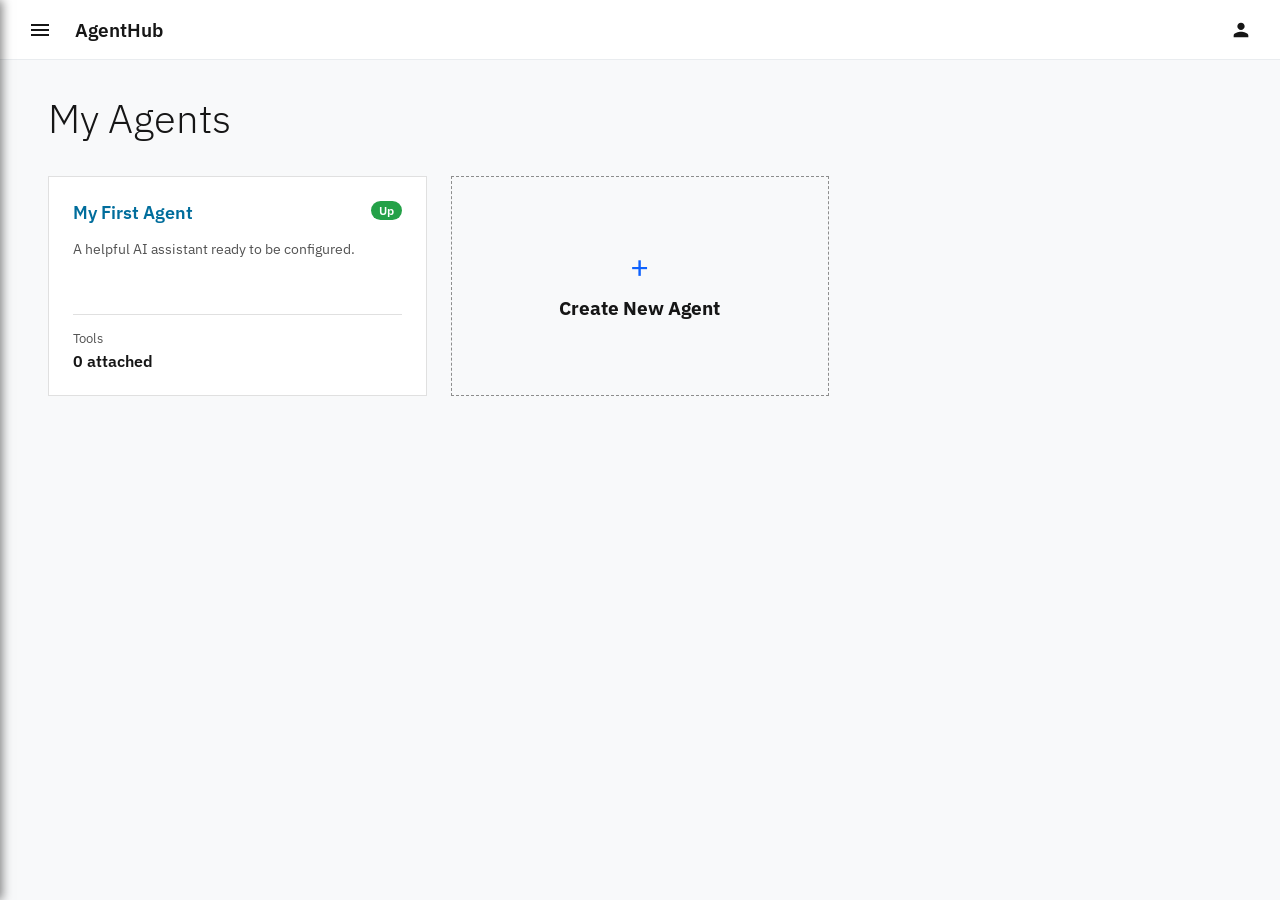
<file: frontend/index.html>
<!DOCTYPE html>
<html lang="en">

<head>
    <meta charset="UTF-8">
    <meta name="viewport" content="width=device-width, initial-scale=1.0">
    <title>Agent Dashboard</title>
    <link rel="stylesheet" href="css/style.css">
    <link href="https://fonts.googleapis.com/css2?family=IBM+Plex+Sans:wght@300;400;500;600&display=swap"
        rel="stylesheet">
    <style>
        body {
            background-color: #f4f4f4;
            margin: 0;
            /* Remove default margin */
            padding: 0;
            /* Remove body padding to let sidebar touch edges */
        }

        .dashboard-container {
            padding: 2rem 3rem;
            /* Add generous padding to the content */
            height: 100%;
            overflow-y: auto;
        }

        .dashboard-header {
            margin: 0 0 2rem 0;
            display: flex;
            justify-content: space-between;
            align-items: center;
        }

        .dashboard-header h1 {
            font-weight: 300;
            font-size: 2.5rem;
            color: #161616;
        }

        .agent-grid {
            display: grid;
            grid-template-columns: repeat(auto-fill, minmax(300px, 1fr));
            gap: 1.5rem;
            margin: 0;
        }

        .agent-card {
            background: white;
            border: 1px solid #e0e0e0;
            padding: 1.5rem;
            cursor: pointer;
            transition: all 0.2s;
            display: flex;
            flex-direction: column;
            height: 220px;
            position: relative;
        }

        .agent-card:hover {
            transform: translateY(-4px);
            box-shadow: 0 4px 12px rgba(0, 0, 0, 0.1);
            border-color: #0f62fe;
        }

        .agent-card h3 {
            font-size: 1.2rem;
            margin-bottom: 0.5rem;
            color: #161616;
        }

        .agent-card p {
            color: #525252;
            font-size: 0.9rem;
            line-height: 1.4;
            flex: 1;
        }

        .agent-card .arrow {
            align-self: flex-end;
            color: #0f62fe;
            font-weight: 600;
        }

        .create-card {
            border: 1px dashed #8d8d8d;
            background: transparent;
            align-items: center;
            justify-content: center;
        }

        .create-card:hover {
            background: #e5e5e5;
            border-color: #161616;
        }

        .create-icon {
            font-size: 2rem;
            margin-bottom: 0.5rem;
            color: #0f62fe;
        }
    </style>
</head>

<body>
    <div class="app-container">
        <!-- Global Sidebar -->
        <nav class="main-nav" id="main-nav">
            <div class="nav-header">
                AgentHub
            </div>
            <div class="nav-links">
                <a href="index.html" class="nav-item active">
                    Agents
                </a>
                <a href="chat.html" class="nav-item">
                    Chat
                </a>
                <a href="connections.html" class="nav-item">
                    Connections
                </a>
                <a href="tools.html" class="nav-item">
                    Tools
                </a>
                <a href="analytics.html" class="nav-item">
                    Analytics
                </a>
                <a href="integrations.html" class="nav-item">
                    Integrations
                </a>
            </div>
        </nav>

        <!-- Overlay -->
        <div class="sidebar-overlay" id="sidebar-overlay" onclick="toggleSidebar()"></div>

        <!-- Top Navbar -->
        <div class="top-navbar">
            <button class="hamburger-btn" onclick="toggleSidebar()">
                <svg viewBox="0 0 24 24" width="24" height="24" fill="currentColor">
                    <path d="M3 18h18v-2H3v2zm0-5h18v-2H3v2zm0-7v2h18V6H3z"></path>
                </svg>
            </button>
            <div class="navbar-title">AgentHub</div>
            <div class="navbar-right">
                <!-- Profile Dropdown -->
                <div class="profile-dropdown" id="profile-dropdown">
                    <button class="profile-btn" onclick="toggleProfileMenu()" title="Profile" type="button">
                        <svg viewBox="0 0 24 24" width="22" height="22" fill="currentColor">
                            <path
                                d="M12 12c2.21 0 4-1.79 4-4s-1.79-4-4-4-4 1.79-4 4 1.79 4 4 4zm0 2c-2.67 0-8 1.34-8 4v2h16v-2c0-2.66-5.33-4-8-4z">
                            </path>
                        </svg>
                    </button>
                    <div class="profile-menu" id="profile-menu">
                        <div class="profile-menu-header">
                            <div class="profile-avatar">
                                <svg viewBox="0 0 24 24" width="32" height="32" fill="currentColor">
                                    <path
                                        d="M12 12c2.21 0 4-1.79 4-4s-1.79-4-4-4-4 1.79-4 4 1.79 4 4 4zm0 2c-2.67 0-8 1.34-8 4v2h16v-2c0-2.66-5.33-4-8-4z">
                                    </path>
                                </svg>
                            </div>
                            <div class="profile-info">
                                <span class="profile-name" id="profile-name">Guest User</span>
                                <span class="profile-email" id="profile-email">Not logged in</span>
                            </div>
                        </div>
                        <div class="profile-menu-divider"></div>
                        <a href="#" class="profile-menu-item" onclick="openSettingsPage()">
                            <svg viewBox="0 0 24 24" width="18" height="18" fill="currentColor">
                                <path
                                    d="M19.14 12.94c.04-.3.06-.61.06-.94 0-.32-.02-.64-.07-.94l2.03-1.58c.18-.14.23-.41.12-.61l-1.92-3.32c-.12-.22-.37-.29-.59-.22l-2.39.96c-.5-.38-1.03-.7-1.62-.94l-.36-2.54c-.04-.24-.24-.41-.48-.41h-3.84c-.24 0-.43.17-.47.41l-.36 2.54c-.59.24-1.13.57-1.62.94l-2.39-.96c-.22-.08-.47 0-.59.22L2.74 8.87c-.12.21-.08.47.12.61l2.03 1.58c-.05.3-.09.63-.09.94s.02.64.07.94l-2.03 1.58c-.18.14-.23.41-.12.61l1.92 3.32c.12.22.37.29.59.22l2.39-.96c.5.38 1.03.7 1.62.94l.36 2.54c.05.24.24.41.48.41h3.84c.24 0 .44-.17.47-.41l.36-2.54c.59-.24 1.13-.56 1.62-.94l2.39.96c.22.08.47 0 .59-.22l1.92-3.32c.12-.22.07-.47-.12-.61l-2.01-1.58zM12 15.6c-1.98 0-3.6-1.62-3.6-3.6s1.62-3.6 3.6-3.6 3.6 1.62 3.6 3.6-1.62 3.6-3.6 3.6z" />
                            </svg>
                            Settings
                        </a>
                        <a href="#" class="profile-menu-item" onclick="openRegionSelector()">
                            <svg viewBox="0 0 24 24" width="18" height="18" fill="currentColor">
                                <path
                                    d="M12 2C8.13 2 5 5.13 5 9c0 5.25 7 13 7 13s7-7.75 7-13c0-3.87-3.13-7-7-7zm0 9.5c-1.38 0-2.5-1.12-2.5-2.5s1.12-2.5 2.5-2.5 2.5 1.12 2.5 2.5-1.12 2.5-2.5 2.5z" />
                            </svg>
                            Region
                            <span class="menu-badge" id="current-region">US-East</span>
                        </a>
                        <a href="#" class="profile-menu-item" onclick="openApiKeys()">
                            <svg viewBox="0 0 24 24" width="18" height="18" fill="currentColor">
                                <path
                                    d="M12.65 10C11.83 7.67 9.61 6 7 6c-3.31 0-6 2.69-6 6s2.69 6 6 6c2.61 0 4.83-1.67 5.65-4H17v4h4v-4h2v-4H12.65zM7 14c-1.1 0-2-.9-2-2s.9-2 2-2 2 .9 2 2-.9 2-2 2z" />
                            </svg>
                            API Keys
                        </a>

                        <div class="profile-menu-divider"></div>
                        <a href="#" class="profile-menu-item logout" onclick="handleLogout()">
                            <svg viewBox="0 0 24 24" width="18" height="18" fill="currentColor">
                                <path
                                    d="M17 7l-1.41 1.41L18.17 11H8v2h10.17l-2.58 2.58L17 17l5-5zM4 5h8V3H4c-1.1 0-2 .9-2 2v14c0 1.1.9 2 2 2h8v-2H4V5z" />
                            </svg>
                            Logout
                        </a>
                    </div>
                </div>
            </div>
        </div>

        <!-- Main Content -->
        <main class="main-content">
            <div class="dashboard-container">
                <div class="dashboard-header">
                    <h1>My Agents</h1>
                </div>

                <div class="agent-grid" id="agent-grid">
                    <!-- Agents injected here -->
                    <div class="agent-card create-card" onclick="createNewAgent()">
                        <div class="create-icon">+</div>
                        <h3>Create New Agent</h3>
                    </div>
                </div>
            </div>
        </main>
    </div>

    <script src="js/modals.js"></script>
    <script src="js/script.js?v=7"></script>
    <script>
        const API_BASE_URL = 'http://localhost:8000'; // Renamed to avoid conflict if script.js defines API_BASE
        // script.js defines API_BASE, so we can use it.

        // Override loadAgents from script.js if needed, or just use a custom one for the grid
        async function loadAgentsGrid() {
            try {
                const response = await fetch(`${API_BASE}/agents`);
                if (!response.ok) throw new Error('Failed to load agents');

                const data = await response.json();
                let agents = {};
                data.agents.forEach(agent => {
                    agents[agent.id] = agent;
                });
                renderGrid(agents);
            } catch (error) {
                console.error('Error loading agents:', error);
                // Fallback to localStorage
                let agents = JSON.parse(localStorage.getItem('mcp_agents')) || {
                    "agent_default": {
                        id: "agent_default",
                        name: "My First Agent",
                        description: "A helpful AI assistant ready to be configured.",
                        system_prompt: "You are a helpful AI assistant."
                    }
                };
                renderGrid(agents);
            }
        }

        function renderGrid(agents) {
            const grid = document.getElementById('agent-grid');
            // Keep the create button
            const createBtn = document.createElement('div');
            createBtn.className = 'agent-card create-card';
            createBtn.onclick = createNewAgent;
            createBtn.innerHTML = '<div class="create-icon">+</div><h3>Create New Agent</h3>';

            grid.innerHTML = '';

            Object.values(agents).forEach(agent => {
                const card = document.createElement('div');
                card.className = 'agent-card';
                card.onclick = () => window.location.href = `orchestrator.html?agent=${agent.id}`;
                card.innerHTML = `
                    <div style="display: flex; justify-content: space-between; align-items: flex-start; margin-bottom: 15px;">
                        <h3 style="margin: 0; font-size: 1.1rem; color: #006D9C; font-weight: 600;">${agent.name}</h3>
                        <span style="background: #24a148; color: white; padding: 2px 8px; border-radius: 12px; font-size: 0.75rem; font-weight: 600;">Up</span>
                    </div>
                    <p style="color: #525252; font-size: 0.9rem; margin-bottom: 20px; flex: 1;">${agent.description || "No description provided."}</p>
                    <div style="margin-top: auto; border-top: 1px solid #e0e0e0; padding-top: 15px;">
                        <div style="font-size: 0.8rem; color: #525252; margin-bottom: 4px;">Tools</div>
                        <div style="font-size: 1rem; font-weight: 600; color: #161616;">${agent.tools ? agent.tools.length : 0} attached</div>
                    </div>
                `;
                grid.appendChild(card);
            });
            grid.appendChild(createBtn);
        }

        function createNewAgent() {
            window.location.href = `orchestrator.html?mode=create`;
        }

        // Initialize
        document.addEventListener('DOMContentLoaded', () => {
            loadAgentsGrid();
        });
    </script>
</body>

</html>
</file>
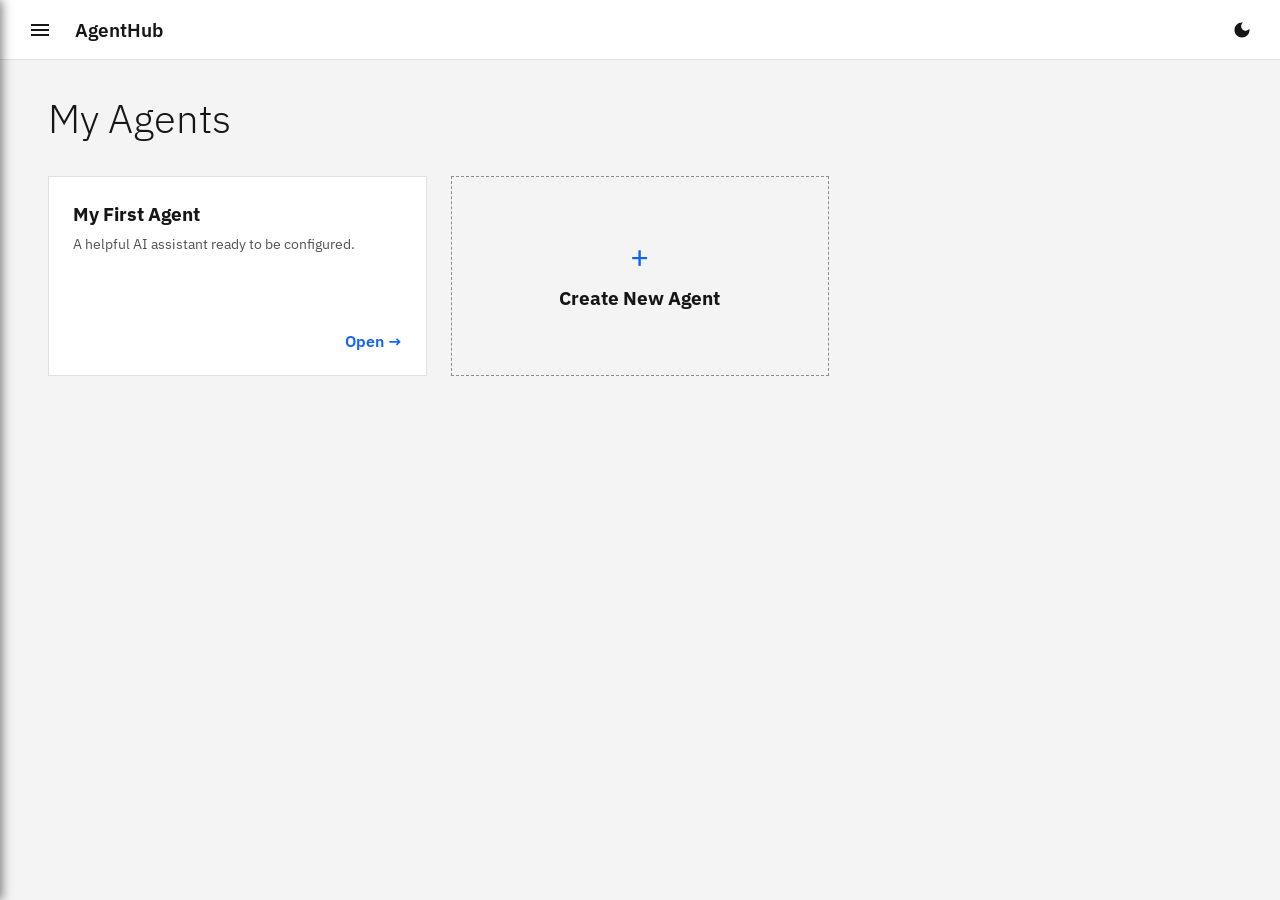
<file: Web/index.html>
<!DOCTYPE html>
<html lang="en">

<head>
    <meta charset="UTF-8">
    <meta name="viewport" content="width=device-width, initial-scale=1.0">
    <title>Agent Dashboard</title>
    <link rel="stylesheet" href="style.css">
    <link href="https://fonts.googleapis.com/css2?family=IBM+Plex+Sans:wght@300;400;500;600&display=swap"
        rel="stylesheet">
    <style>
        body {
            background-color: #f4f4f4;
            margin: 0;
            /* Remove default margin */
            padding: 0;
            /* Remove body padding to let sidebar touch edges */
        }

        .dashboard-container {
            padding: 2rem 3rem;
            /* Add generous padding to the content */
            height: 100%;
            overflow-y: auto;
        }

        .dashboard-header {
            margin: 0 0 2rem 0;
            display: flex;
            justify-content: space-between;
            align-items: center;
        }

        .dashboard-header h1 {
            font-weight: 300;
            font-size: 2.5rem;
            color: #161616;
        }

        .agent-grid {
            display: grid;
            grid-template-columns: repeat(auto-fill, minmax(300px, 1fr));
            gap: 1.5rem;
            margin: 0;
        }

        .agent-card {
            background: white;
            border: 1px solid #e0e0e0;
            padding: 1.5rem;
            cursor: pointer;
            transition: all 0.2s;
            display: flex;
            flex-direction: column;
            height: 200px;
            position: relative;
        }

        .agent-card:hover {
            transform: translateY(-4px);
            box-shadow: 0 4px 12px rgba(0, 0, 0, 0.1);
            border-color: #0f62fe;
        }

        .agent-card h3 {
            font-size: 1.2rem;
            margin-bottom: 0.5rem;
            color: #161616;
        }

        .agent-card p {
            color: #525252;
            font-size: 0.9rem;
            line-height: 1.4;
            flex: 1;
        }

        .agent-card .arrow {
            align-self: flex-end;
            color: #0f62fe;
            font-weight: 600;
        }

        .create-card {
            border: 1px dashed #8d8d8d;
            background: transparent;
            align-items: center;
            justify-content: center;
        }

        .create-card:hover {
            background: #e5e5e5;
            border-color: #161616;
        }

        .create-icon {
            font-size: 2rem;
            margin-bottom: 0.5rem;
            color: #0f62fe;
        }
    </style>
</head>

<body>
    <div class="app-container">
        <!-- Global Sidebar -->
        <nav class="main-nav" id="main-nav">
            <div class="nav-header">
                AgentHub
            </div>
            <div class="nav-links">
                <a href="index.html" class="nav-item active">
                    Agents
                </a>
                <a href="chat.html" class="nav-item">
                    Chat
                </a>
            </div>
        </nav>

        <!-- Overlay -->
        <div class="sidebar-overlay" id="sidebar-overlay" onclick="toggleSidebar()"></div>

        <!-- Top Navbar -->
        <div class="top-navbar">
            <button class="hamburger-btn" onclick="toggleSidebar()">
                <svg viewBox="0 0 24 24" width="24" height="24" fill="currentColor">
                    <path d="M3 18h18v-2H3v2zm0-5h18v-2H3v2zm0-7v2h18V6H3z"></path>
                </svg>
            </button>
            <div class="navbar-title">AgentHub</div>
            <button class="theme-toggle-btn" onclick="toggleTheme()" title="Toggle Dark Mode">
                <svg id="theme-icon" viewBox="0 0 24 24" width="20" height="20" fill="currentColor">
                    <!-- Moon Icon (Default) -->
                    <path
                        d="M12 3c-4.97 0-9 4.03-9 9s4.03 9 9 9 9-4.03 9-9c0-.46-.04-.92-.1-1.36-.98 1.37-2.58 2.26-4.4 2.26-3.03 0-5.5-2.47-5.5-5.5 0-1.82.89-3.42 2.26-4.4-.44-.06-.9-.1-1.36-.1z">
                    </path>
                </svg>
            </button>
        </div>

        <!-- Main Content -->
        <main class="main-content">
            <div class="dashboard-container">
                <div class="dashboard-header">
                    <h1>My Agents</h1>
                </div>

                <div class="agent-grid" id="agent-grid">
                    <!-- Agents injected here -->
                    <div class="agent-card create-card" onclick="createNewAgent()">
                        <div class="create-icon">+</div>
                        <h3>Create New Agent</h3>
                    </div>
                </div>
            </div>
        </main>
    </div>

    <script>
        function toggleSidebar() {
            document.getElementById('main-nav').classList.toggle('open');
            document.getElementById('sidebar-overlay').classList.toggle('show');
        }

        // Shared Agent Data (Simulated Persistence)
        // In a real app, this would come from the backend API
        let agents = JSON.parse(localStorage.getItem('mcp_agents')) || {
            "agent_default": {
                id: "agent_default",
                name: "My First Agent",
                description: "A helpful AI assistant ready to be configured.",
                system_prompt: "You are a helpful AI assistant."
            }
        };

        function renderGrid() {
            const grid = document.getElementById('agent-grid');
            // Remove existing cards (keep the create button which is last)
            const createBtn = grid.lastElementChild;
            grid.innerHTML = '';

            Object.values(agents).forEach(agent => {
                const card = document.createElement('div');
                card.className = 'agent-card';
                card.onclick = () => window.location.href = `orchestrator.html?agent=${agent.id}`;
                card.innerHTML = `
                    <h3>${agent.name}</h3>
                    <p>${agent.description || "No description provided."}</p>
                    <div class="arrow">Open →</div>
                `;
                grid.appendChild(card);
            });
            grid.appendChild(createBtn);
        }

        function createNewAgent() {
            // Redirect to orchestrator in create mode
            window.location.href = `orchestrator.html?mode=create`;
        }

        // Initial Render
        renderGrid();
    </script>
</body>

</html>
</file>
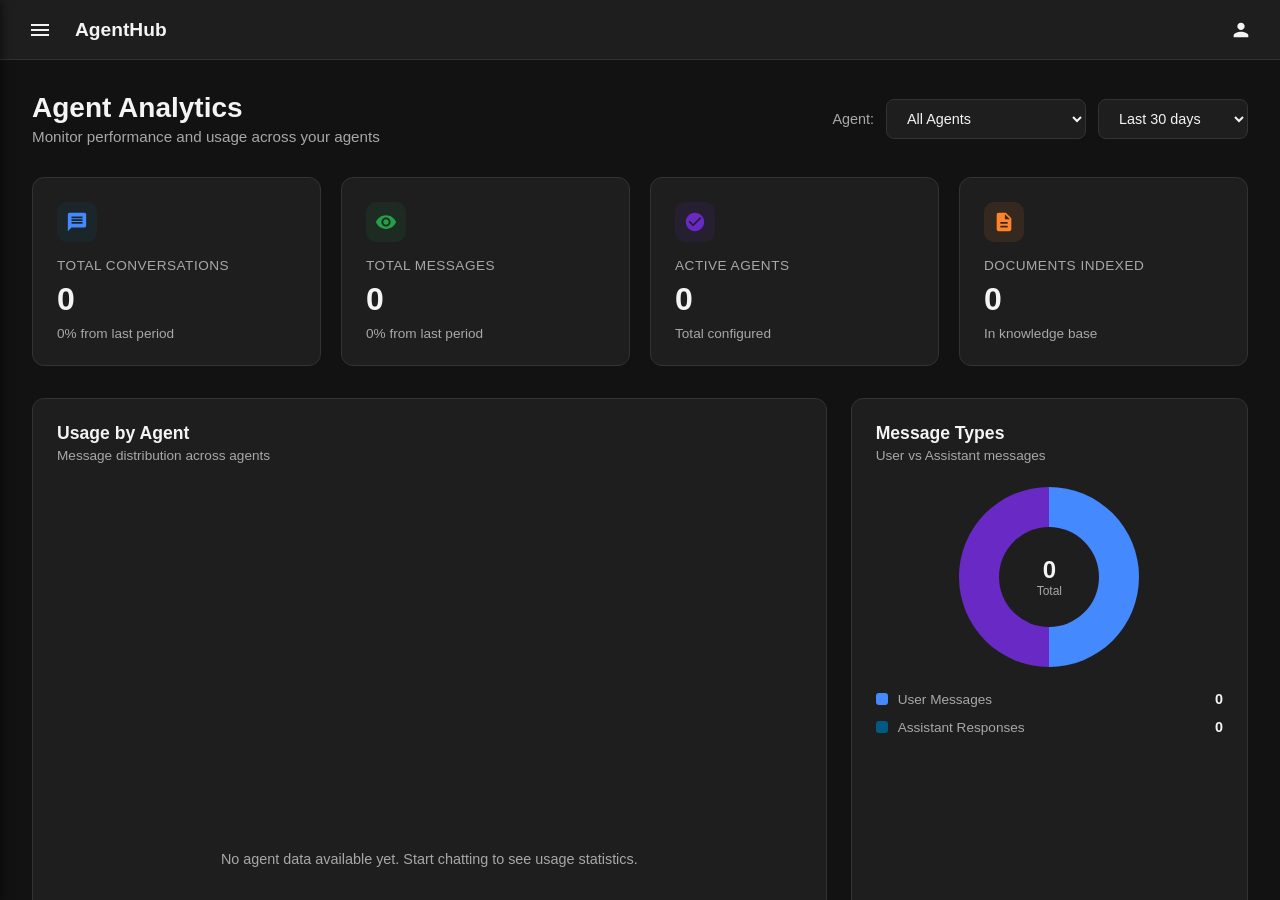
<file: frontend/analytics.html>
<!DOCTYPE html>
<html lang="en">

<head>
    <meta charset="UTF-8">
    <meta name="viewport" content="width=device-width, initial-scale=1.0">
    <meta http-equiv="Cache-Control" content="no-cache, no-store, must-revalidate">
    <meta http-equiv="Pragma" content="no-cache">
    <meta http-equiv="Expires" content="0">
    <title>Analytics - AgentHub</title>
    <link rel="stylesheet" href="css/style.css">
    <style>
        /* Analytics Page Specific Styles */
        .analytics-container {
            padding: 32px;
            max-width: 1400px;
            margin: 0 auto;
        }

        .analytics-header {
            display: flex;
            align-items: center;
            justify-content: space-between;
            margin-bottom: 32px;
            flex-wrap: wrap;
            gap: 16px;
        }

        .analytics-title {
            font-size: 1.75rem;
            font-weight: 700;
            color: var(--text-primary);
            margin: 0;
        }

        .analytics-subtitle {
            font-size: 0.95rem;
            color: var(--text-secondary);
            margin-top: 4px;
        }

        .filter-group {
            display: flex;
            align-items: center;
            gap: 12px;
        }

        .filter-label {
            font-size: 0.9rem;
            color: var(--text-secondary);
        }

        .filter-select {
            padding: 10px 16px;
            background: var(--surface-color);
            border: 1px solid var(--border-color);
            border-radius: 8px;
            color: var(--text-primary);
            font-size: 0.9rem;
            min-width: 200px;
            cursor: pointer;
            transition: all 0.2s;
        }

        .filter-select:hover {
            border-color: var(--primary-blue);
        }

        .filter-select:focus {
            outline: none;
            border-color: var(--primary-blue);
            box-shadow: 0 0 0 3px rgba(0, 109, 156, 0.1);
        }

        .date-range-select {
            min-width: 150px;
        }

        /* Stats Grid */
        .stats-grid {
            display: grid;
            grid-template-columns: repeat(auto-fit, minmax(240px, 1fr));
            gap: 20px;
            margin-bottom: 32px;
        }

        .stat-card {
            background: var(--surface-color);
            border: 1px solid var(--border-color);
            border-radius: 12px;
            padding: 24px;
            transition: all 0.2s;
        }

        .stat-card:hover {
            border-color: var(--primary-blue);
            transform: translateY(-2px);
            box-shadow: 0 8px 25px rgba(0, 0, 0, 0.1);
        }

        .stat-label {
            font-size: 0.85rem;
            color: var(--text-secondary);
            text-transform: uppercase;
            letter-spacing: 0.5px;
            margin-bottom: 8px;
        }

        .stat-value {
            font-size: 2rem;
            font-weight: 700;
            color: var(--text-primary);
            margin-bottom: 8px;
        }

        .stat-change {
            display: flex;
            align-items: center;
            gap: 6px;
            font-size: 0.85rem;
        }

        .stat-change.positive {
            color: #24a148;
        }

        .stat-change.negative {
            color: #da1e28;
        }

        .stat-change.neutral {
            color: var(--text-secondary);
        }

        .stat-icon {
            width: 40px;
            height: 40px;
            border-radius: 10px;
            display: flex;
            align-items: center;
            justify-content: center;
            margin-bottom: 16px;
        }

        .stat-icon.blue {
            background: rgba(0, 109, 156, 0.1);
            color: var(--primary-blue);
        }

        .stat-icon.green {
            background: rgba(36, 161, 72, 0.1);
            color: #24a148;
        }

        .stat-icon.purple {
            background: rgba(105, 41, 196, 0.1);
            color: #6929c4;
        }

        .stat-icon.orange {
            background: rgba(255, 131, 43, 0.1);
            color: #ff832b;
        }

        /* Charts Section */
        .charts-grid {
            display: grid;
            grid-template-columns: 2fr 1fr;
            gap: 24px;
            margin-bottom: 32px;
        }

        @media (max-width: 1024px) {
            .charts-grid {
                grid-template-columns: 1fr;
            }
        }

        .chart-card {
            background: var(--surface-color);
            border: 1px solid var(--border-color);
            border-radius: 12px;
            padding: 24px;
        }

        .chart-header {
            display: flex;
            align-items: center;
            justify-content: space-between;
            margin-bottom: 24px;
        }

        .chart-title {
            font-size: 1.1rem;
            font-weight: 600;
            color: var(--text-primary);
            margin: 0;
        }

        .chart-subtitle {
            font-size: 0.85rem;
            color: var(--text-secondary);
            margin-top: 4px;
        }

        /* Bar Chart */
        .bar-chart {
            display: flex;
            flex-direction: column;
            gap: 16px;
        }

        .bar-row {
            display: flex;
            align-items: center;
            gap: 16px;
        }

        .bar-label {
            width: 100px;
            font-size: 0.85rem;
            color: var(--text-secondary);
            text-align: right;
            flex-shrink: 0;
        }

        .bar-container {
            flex: 1;
            height: 32px;
            background: var(--input-bg);
            border-radius: 6px;
            overflow: hidden;
        }

        .bar-fill {
            height: 100%;
            border-radius: 6px;
            transition: width 0.6s ease;
            display: flex;
            align-items: center;
            padding-left: 12px;
        }

        .bar-fill.blue {
            background: var(--primary-blue);
        }

        .bar-fill.purple {
            background: linear-gradient(90deg, #6929c4, #8a3ffc);
        }

        .bar-fill.green {
            background: linear-gradient(90deg, #24a148, #42be65);
        }

        .bar-value {
            font-size: 0.8rem;
            font-weight: 600;
            color: white;
        }

        /* Doughnut Chart */
        .doughnut-container {
            display: flex;
            flex-direction: column;
            align-items: center;
            gap: 24px;
        }

        .doughnut-chart {
            width: 180px;
            height: 180px;
            border-radius: 50%;
            position: relative;
            display: flex;
            align-items: center;
            justify-content: center;
        }

        .doughnut-chart::before {
            content: '';
            position: absolute;
            width: 100px;
            height: 100px;
            background: var(--surface-color);
            border-radius: 50%;
        }

        .doughnut-center {
            position: absolute;
            text-align: center;
            z-index: 1;
        }

        .doughnut-center-value {
            font-size: 1.5rem;
            font-weight: 700;
            color: var(--text-primary);
        }

        .doughnut-center-label {
            font-size: 0.75rem;
            color: var(--text-secondary);
        }

        .doughnut-legend {
            display: flex;
            flex-direction: column;
            gap: 12px;
            width: 100%;
        }

        .legend-item {
            display: flex;
            align-items: center;
            gap: 10px;
        }

        .legend-color {
            width: 12px;
            height: 12px;
            border-radius: 3px;
            flex-shrink: 0;
        }

        .legend-label {
            flex: 1;
            font-size: 0.85rem;
            color: var(--text-secondary);
        }

        .legend-value {
            font-size: 0.9rem;
            font-weight: 600;
            color: var(--text-primary);
        }

        /* Agent Table */
        .table-card {
            background: var(--surface-color);
            border: 1px solid var(--border-color);
            border-radius: 12px;
            overflow: hidden;
        }

        .table-header {
            padding: 20px 24px;
            border-bottom: 1px solid var(--border-color);
        }

        .table-title {
            font-size: 1.1rem;
            font-weight: 600;
            color: var(--text-primary);
            margin: 0;
        }

        .analytics-table {
            width: 100%;
            border-collapse: collapse;
        }

        .analytics-table th {
            text-align: left;
            padding: 14px 24px;
            font-size: 0.8rem;
            font-weight: 600;
            color: var(--text-secondary);
            text-transform: uppercase;
            letter-spacing: 0.5px;
            background: var(--input-bg);
            border-bottom: 1px solid var(--border-color);
        }

        .analytics-table td {
            padding: 16px 24px;
            font-size: 0.9rem;
            color: var(--text-primary);
            border-bottom: 1px solid var(--border-color);
        }

        .analytics-table tr:last-child td {
            border-bottom: none;
        }

        .analytics-table tr:hover td {
            background: var(--input-bg);
        }

        .agent-name-cell {
            display: flex;
            align-items: center;
            gap: 12px;
        }

        .agent-avatar {
            width: 36px;
            height: 36px;
            border-radius: 8px;
            background: var(--primary-blue);
            display: flex;
            align-items: center;
            justify-content: center;
            color: white;
            font-weight: 600;
            font-size: 0.9rem;
        }

        .status-badge {
            display: inline-flex;
            align-items: center;
            gap: 6px;
            padding: 4px 10px;
            border-radius: 20px;
            font-size: 0.8rem;
            font-weight: 500;
        }

        .status-badge.active {
            background: rgba(36, 161, 72, 0.1);
            color: #24a148;
        }

        .status-badge.inactive {
            background: rgba(107, 119, 140, 0.1);
            color: #6b778c;
        }

        .status-dot {
            width: 6px;
            height: 6px;
            border-radius: 50%;
            background: currentColor;
        }

        /* Empty State */
        .empty-state {
            text-align: center;
            padding: 60px 20px;
            color: var(--text-secondary);
        }

        .empty-state-title {
            font-size: 1.1rem;
            font-weight: 600;
            color: var(--text-primary);
            margin-bottom: 8px;
        }

        .empty-state-text {
            font-size: 0.9rem;
        }

        /* Responsive */
        @media (max-width: 768px) {
            .analytics-container {
                padding: 20px;
            }

            .analytics-header {
                flex-direction: column;
                align-items: flex-start;
            }

            .filter-group {
                width: 100%;
                flex-wrap: wrap;
            }

            .filter-select {
                flex: 1;
                min-width: 140px;
            }

            .stats-grid {
                grid-template-columns: 1fr 1fr;
            }
        }
    </style>
</head>

<body>
    <div class="app-container">
        <!-- Global Sidebar - Same as other pages -->
        <nav class="main-nav" id="main-nav">
            <div class="nav-header">
                AgentHub
            </div>
            <div class="nav-links">
                <a href="index.html" class="nav-item">
                    Agents
                </a>
                <a href="chat.html" class="nav-item">
                    Chat
                </a>
                <a href="connections.html" class="nav-item">
                    Connections
                </a>
                <a href="tools.html" class="nav-item">
                    Tools
                </a>
                <a href="analytics.html" class="nav-item active">
                    Analytics
                </a>
                <a href="integrations.html" class="nav-item">
                    Integrations
                </a>
            </div>
        </nav>

        <!-- Overlay -->
        <div class="sidebar-overlay" id="sidebar-overlay" onclick="toggleSidebar()"></div>

        <!-- Top Navbar - Same as other pages -->
        <div class="top-navbar">
            <button class="hamburger-btn" onclick="toggleSidebar()">
                <svg viewBox="0 0 24 24" width="24" height="24" fill="currentColor">
                    <path d="M3 18h18v-2H3v2zm0-5h18v-2H3v2zm0-7v2h18V6H3z"></path>
                </svg>
            </button>
            <div class="navbar-title">AgentHub</div>
            <div class="navbar-right">
                <!-- Profile Dropdown -->
                <div class="profile-dropdown" id="profile-dropdown">
                    <button class="profile-btn" onclick="toggleProfileMenu()" title="Profile" type="button">
                        <svg viewBox="0 0 24 24" width="22" height="22" fill="currentColor">
                            <path
                                d="M12 12c2.21 0 4-1.79 4-4s-1.79-4-4-4-4 1.79-4 4 1.79 4 4 4zm0 2c-2.67 0-8 1.34-8 4v2h16v-2c0-2.66-5.33-4-8-4z">
                            </path>
                        </svg>
                    </button>
                    <div class="profile-menu" id="profile-menu">
                        <div class="profile-menu-header">
                            <div class="profile-avatar">
                                <svg viewBox="0 0 24 24" width="32" height="32" fill="currentColor">
                                    <path
                                        d="M12 12c2.21 0 4-1.79 4-4s-1.79-4-4-4-4 1.79-4 4 1.79 4 4 4zm0 2c-2.67 0-8 1.34-8 4v2h16v-2c0-2.66-5.33-4-8-4z">
                                    </path>
                                </svg>
                            </div>
                            <div class="profile-info">
                                <span class="profile-name" id="profile-name">Guest User</span>
                                <span class="profile-email" id="profile-email">Not logged in</span>
                            </div>
                        </div>
                        <div class="profile-menu-divider"></div>
                        <a href="#" class="profile-menu-item" onclick="openSettingsPage()">
                            <svg viewBox="0 0 24 24" width="18" height="18" fill="currentColor">
                                <path
                                    d="M19.14 12.94c.04-.3.06-.61.06-.94 0-.32-.02-.64-.07-.94l2.03-1.58c.18-.14.23-.41.12-.61l-1.92-3.32c-.12-.22-.37-.29-.59-.22l-2.39.96c-.5-.38-1.03-.7-1.62-.94l-.36-2.54c-.04-.24-.24-.41-.48-.41h-3.84c-.24 0-.43.17-.47.41l-.36 2.54c-.59.24-1.13.57-1.62.94l-2.39-.96c-.22-.08-.47 0-.59.22L2.74 8.87c-.12.21-.08.47.12.61l2.03 1.58c-.05.3-.09.63-.09.94s.02.64.07.94l-2.03 1.58c-.18.14-.23.41-.12.61l1.92 3.32c.12.22.37.29.59.22l2.39-.96c.5.38 1.03.7 1.62.94l.36 2.54c.05.24.24.41.48.41h3.84c.24 0 .44-.17.47-.41l.36-2.54c.59-.24 1.13-.56 1.62-.94l2.39.96c.22.08.47 0 .59-.22l1.92-3.32c.12-.22.07-.47-.12-.61l-2.01-1.58zM12 15.6c-1.98 0-3.6-1.62-3.6-3.6s1.62-3.6 3.6-3.6 3.6 1.62 3.6 3.6-1.62 3.6-3.6 3.6z" />
                            </svg>
                            Settings
                        </a>
                        <a href="#" class="profile-menu-item" onclick="openRegionSelector()">
                            <svg viewBox="0 0 24 24" width="18" height="18" fill="currentColor">
                                <path
                                    d="M12 2C8.13 2 5 5.13 5 9c0 5.25 7 13 7 13s7-7.75 7-13c0-3.87-3.13-7-7-7zm0 9.5c-1.38 0-2.5-1.12-2.5-2.5s1.12-2.5 2.5-2.5 2.5 1.12 2.5-2.5 2.5z" />
                            </svg>
                            Region
                            <span class="menu-badge" id="current-region">US-East</span>
                        </a>
                        <a href="#" class="profile-menu-item" onclick="openApiKeys()">
                            <svg viewBox="0 0 24 24" width="18" height="18" fill="currentColor">
                                <path
                                    d="M12.65 10C11.83 7.67 9.61 6 7 6c-3.31 0-6 2.69-6 6s2.69 6 6 6c2.61 0 4.83-1.67 5.65-4H17v4h4v-4h2v-4H12.65zM7 14c-1.1 0-2-.9-2-2s.9-2 2-2 2 .9 2 2-.9 2-2 2z" />
                            </svg>
                            API Keys
                        </a>

                        <div class="profile-menu-divider"></div>
                        <a href="#" class="profile-menu-item logout" onclick="handleLogout()">
                            <svg viewBox="0 0 24 24" width="18" height="18" fill="currentColor">
                                <path
                                    d="M17 7l-1.41 1.41L18.17 11H8v2h10.17l-2.58 2.58L17 17l5-5zM4 5h8V3H4c-1.1 0-2 .9-2 2v14c0 1.1.9 2 2 2h8v-2H4V5z" />
                            </svg>
                            Logout
                        </a>
                    </div>
                </div>
            </div>
        </div>

        <!-- Main Content -->
        <main class="main-content">
            <div class="analytics-container">
                <!-- Header -->
                <div class="analytics-header">
                    <div>
                        <h1 class="analytics-title">Agent Analytics</h1>
                        <p class="analytics-subtitle">Monitor performance and usage across your agents</p>
                    </div>
                    <div class="filter-group">
                        <span class="filter-label">Agent:</span>
                        <select class="filter-select" id="agent-filter" onchange="filterByAgent()">
                            <option value="all">All Agents</option>
                        </select>
                        <select class="filter-select date-range-select" id="date-filter">
                            <option value="7d">Last 7 days</option>
                            <option value="30d" selected>Last 30 days</option>
                            <option value="90d">Last 90 days</option>
                        </select>
                    </div>
                </div>

                <!-- Stats Cards -->
                <div class="stats-grid">
                    <div class="stat-card">
                        <div class="stat-icon blue">
                            <svg viewBox="0 0 24 24" width="22" height="22" fill="currentColor">
                                <path
                                    d="M20 2H4c-1.1 0-1.99.9-1.99 2L2 22l4-4h14c1.1 0 2-.9 2-2V4c0-1.1-.9-2-2-2zm-2 12H6v-2h12v2zm0-3H6V9h12v2zm0-3H6V6h12v2z">
                                </path>
                            </svg>
                        </div>
                        <div class="stat-label">Total Conversations</div>
                        <div class="stat-value" id="stat-conversations">0</div>
                        <div class="stat-change positive" id="stat-conversations-change">
                            <svg viewBox="0 0 24 24" width="16" height="16" fill="currentColor">
                                <path d="M7 14l5-5 5 5z"></path>
                            </svg>
                            <span>+0% from last period</span>
                        </div>
                    </div>

                    <div class="stat-card">
                        <div class="stat-icon green">
                            <svg viewBox="0 0 24 24" width="22" height="22" fill="currentColor">
                                <path
                                    d="M12 4.5C7 4.5 2.73 7.61 1 12c1.73 4.39 6 7.5 11 7.5s9.27-3.11 11-7.5c-1.73-4.39-6-7.5-11-7.5zM12 17c-2.76 0-5-2.24-5-5s2.24-5 5-5 5 2.24 5 5-2.24 5-5 5zm0-8c-1.66 0-3 1.34-3 3s1.34 3 3 3 3-1.34 3-3-1.34-3-3-3z">
                                </path>
                            </svg>
                        </div>
                        <div class="stat-label">Total Messages</div>
                        <div class="stat-value" id="stat-messages">0</div>
                        <div class="stat-change positive" id="stat-messages-change">
                            <svg viewBox="0 0 24 24" width="16" height="16" fill="currentColor">
                                <path d="M7 14l5-5 5 5z"></path>
                            </svg>
                            <span>+0% from last period</span>
                        </div>
                    </div>

                    <div class="stat-card">
                        <div class="stat-icon purple">
                            <svg viewBox="0 0 24 24" width="22" height="22" fill="currentColor">
                                <path
                                    d="M12 2C6.48 2 2 6.48 2 12s4.48 10 10 10 10-4.48 10-10S17.52 2 12 2zm-2 15l-5-5 1.41-1.41L10 14.17l7.59-7.59L19 8l-9 9z">
                                </path>
                            </svg>
                        </div>
                        <div class="stat-label">Active Agents</div>
                        <div class="stat-value" id="stat-agents">0</div>
                        <div class="stat-change neutral">
                            <span>Total configured</span>
                        </div>
                    </div>

                    <div class="stat-card">
                        <div class="stat-icon orange">
                            <svg viewBox="0 0 24 24" width="22" height="22" fill="currentColor">
                                <path
                                    d="M14 2H6c-1.1 0-1.99.9-1.99 2L4 20c0 1.1.89 2 1.99 2H18c1.1 0 2-.9 2-2V8l-6-6zm2 16H8v-2h8v2zm0-4H8v-2h8v2zm-3-5V3.5L18.5 9H13z">
                                </path>
                            </svg>
                        </div>
                        <div class="stat-label">Documents Indexed</div>
                        <div class="stat-value" id="stat-documents">0</div>
                        <div class="stat-change neutral">
                            <span>In knowledge base</span>
                        </div>
                    </div>
                </div>

                <!-- Charts Row -->
                <div class="charts-grid">
                    <!-- Usage by Agent Chart -->
                    <div class="chart-card">
                        <div class="chart-header">
                            <div>
                                <h3 class="chart-title">Usage by Agent</h3>
                                <p class="chart-subtitle">Message distribution across agents</p>
                            </div>
                        </div>
                        <div class="bar-chart" id="agent-usage-chart">
                            <!-- Bars will be inserted here -->
                        </div>
                    </div>

                    <!-- Response Distribution -->
                    <div class="chart-card">
                        <div class="chart-header">
                            <div>
                                <h3 class="chart-title">Message Types</h3>
                                <p class="chart-subtitle">User vs Assistant messages</p>
                            </div>
                        </div>
                        <div class="doughnut-container">
                            <div class="doughnut-chart" id="message-type-chart"
                                style="background: conic-gradient(var(--primary-blue) 0% 50%, #005a82 50% 100%);">
                                <div class="doughnut-center">
                                    <div class="doughnut-center-value" id="doughnut-total">0</div>
                                    <div class="doughnut-center-label">Total</div>
                                </div>
                            </div>
                            <div class="doughnut-legend">
                                <div class="legend-item">
                                    <div class="legend-color" style="background: var(--primary-blue);"></div>
                                    <span class="legend-label">User Messages</span>
                                    <span class="legend-value" id="legend-user">0</span>
                                </div>
                                <div class="legend-item">
                                    <div class="legend-color" style="background: #005a82;"></div>
                                    <span class="legend-label">Assistant Responses</span>
                                    <span class="legend-value" id="legend-assistant">0</span>
                                </div>
                            </div>
                        </div>
                    </div>
                </div>

                <!-- Agent Performance Table -->
                <div class="table-card">
                    <div class="table-header">
                        <h3 class="table-title">Agent Performance</h3>
                    </div>
                    <table class="analytics-table">
                        <thead>
                            <tr>
                                <th>Agent</th>
                                <th>Conversations</th>
                                <th>Messages</th>
                                <th>Avg. Response</th>
                                <th>Status</th>
                            </tr>
                        </thead>
                        <tbody id="agent-table-body">
                            <!-- Agent rows will be inserted here -->
                        </tbody>
                    </table>
                </div>
            </div>
        </main>
    </div>

    <script src="js/modals.js"></script>
    <script src="js/script.js?v=7"></script>
    <script src="js/analytics.js"></script>
</body>

</html>
</file>
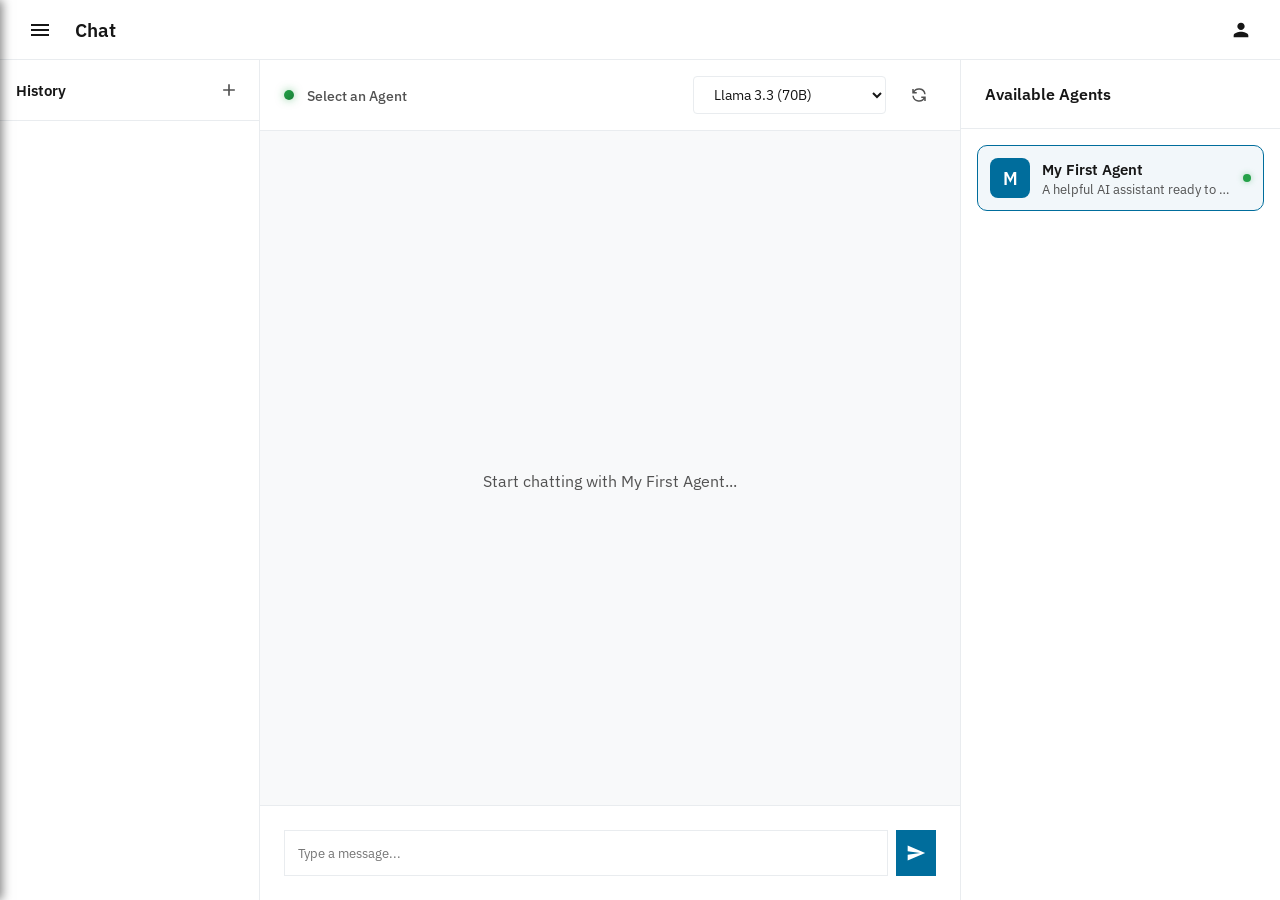
<file: frontend/chat.html>
<!DOCTYPE html>
<html lang="en">

<head>
    <meta charset="UTF-8">
    <meta name="viewport" content="width=device-width, initial-scale=1.0">
    <title>Chat - AgentHub</title>
    <link rel="stylesheet" href="css/style.css">
    <link href="https://fonts.googleapis.com/css2?family=IBM+Plex+Sans:wght@300;400;500;600&display=swap"
        rel="stylesheet">
    <style>
        .chat-layout {
            display: flex;
            height: 100%;
            flex-direction: column;
            background: white;
        }

        .chat-selection-header {
            padding: 1.5rem;
            border-bottom: 1px solid #e0e0e0;
            display: flex;
            align-items: center;
            gap: 1rem;
            background: #f4f4f4;
        }

        .agent-select {
            padding: 0.8rem;
            font-size: 1rem;
            border: 1px solid #e0e0e0;
            border-radius: 4px;
            min-width: 250px;
        }
    </style>
</head>

<body>
    <div class="app-container">
        <!-- Global Sidebar -->
        <nav class="main-nav" id="main-nav">
            <div class="nav-header">
                AgentHub
            </div>
            <div class="nav-links">
                <a href="index.html" class="nav-item">
                    Agents
                </a>
                <a href="chat.html" class="nav-item active">
                    Chat
                </a>
                <a href="connections.html" class="nav-item">
                    Connections
                </a>
                <a href="tools.html" class="nav-item">
                    Tools
                </a>
                <a href="analytics.html" class="nav-item">
                    Analytics
                </a>
                <a href="integrations.html" class="nav-item">
                    Integrations
                </a>
            </div>
        </nav>

        <!-- Overlay -->
        <div class="sidebar-overlay" id="sidebar-overlay" onclick="toggleSidebar()"></div>

        <!-- Top Navbar -->
        <div class="top-navbar">
            <button class="hamburger-btn" onclick="toggleSidebar()">
                <svg viewBox="0 0 24 24" width="24" height="24" fill="currentColor">
                    <path d="M3 18h18v-2H3v2zm0-5h18v-2H3v2zm0-7v2h18V6H3z"></path>
                </svg>
            </button>
            <div class="navbar-title">Chat</div>
            <div class="navbar-right">
                <!-- Profile Dropdown -->
                <div class="profile-dropdown" id="profile-dropdown">
                    <button class="profile-btn" onclick="toggleProfileMenu()" title="Profile" type="button">
                        <svg viewBox="0 0 24 24" width="22" height="22" fill="currentColor">
                            <path
                                d="M12 12c2.21 0 4-1.79 4-4s-1.79-4-4-4-4 1.79-4 4 1.79 4 4 4zm0 2c-2.67 0-8 1.34-8 4v2h16v-2c0-2.66-5.33-4-8-4z">
                            </path>
                        </svg>
                    </button>
                    <div class="profile-menu" id="profile-menu">
                        <div class="profile-menu-header">
                            <div class="profile-avatar">
                                <svg viewBox="0 0 24 24" width="32" height="32" fill="currentColor">
                                    <path
                                        d="M12 12c2.21 0 4-1.79 4-4s-1.79-4-4-4-4 1.79-4 4 1.79 4 4 4zm0 2c-2.67 0-8 1.34-8 4v2h16v-2c0-2.66-5.33-4-8-4z">
                                    </path>
                                </svg>
                            </div>
                            <div class="profile-info">
                                <span class="profile-name" id="profile-name">Guest User</span>
                                <span class="profile-email" id="profile-email">Not logged in</span>
                            </div>
                        </div>
                        <div class="profile-menu-divider"></div>
                        <a href="#" class="profile-menu-item" onclick="openSettingsPage()">
                            <svg viewBox="0 0 24 24" width="18" height="18" fill="currentColor">
                                <path
                                    d="M19.14 12.94c.04-.3.06-.61.06-.94 0-.32-.02-.64-.07-.94l2.03-1.58c.18-.14.23-.41.12-.61l-1.92-3.32c-.12-.22-.37-.29-.59-.22l-2.39.96c-.5-.38-1.03-.7-1.62-.94l-.36-2.54c-.04-.24-.24-.41-.48-.41h-3.84c-.24 0-.43.17-.47.41l-.36 2.54c-.59.24-1.13.57-1.62.94l-2.39-.96c-.22-.08-.47 0-.59.22L2.74 8.87c-.12.21-.08.47.12.61l2.03 1.58c-.05.3-.09.63-.09.94s.02.64.07.94l-2.03 1.58c-.18.14-.23.41-.12.61l1.92 3.32c.12.22.37.29.59.22l2.39-.96c.5.38 1.03.7 1.62.94l.36 2.54c.05.24.24.41.48.41h3.84c.24 0 .44-.17.47-.41l.36-2.54c.59-.24 1.13-.56 1.62-.94l2.39.96c.22.08.47 0 .59-.22l1.92-3.32c.12-.22.07-.47-.12-.61l-2.01-1.58zM12 15.6c-1.98 0-3.6-1.62-3.6-3.6s1.62-3.6 3.6-3.6 3.6 1.62 3.6 3.6-1.62 3.6-3.6 3.6z" />
                            </svg>
                            Settings
                        </a>
                        <a href="#" class="profile-menu-item" onclick="openRegionSelector()">
                            <svg viewBox="0 0 24 24" width="18" height="18" fill="currentColor">
                                <path
                                    d="M12 2C8.13 2 5 5.13 5 9c0 5.25 7 13 7 13s7-7.75 7-13c0-3.87-3.13-7-7-7zm0 9.5c-1.38 0-2.5-1.12-2.5-2.5s1.12-2.5 2.5-2.5 2.5 1.12 2.5-2.5 2.5z" />
                            </svg>
                            Region
                            <span class="menu-badge" id="current-region">US-East</span>
                        </a>
                        <a href="#" class="profile-menu-item" onclick="openApiKeys()">
                            <svg viewBox="0 0 24 24" width="18" height="18" fill="currentColor">
                                <path
                                    d="M12.65 10C11.83 7.67 9.61 6 7 6c-3.31 0-6 2.69-6 6s2.69 6 6 6c2.61 0 4.83-1.67 5.65-4H17v4h4v-4h2v-4H12.65zM7 14c-1.1 0-2-.9-2-2s.9-2 2-2 2 .9 2 2-.9 2-2 2z" />
                            </svg>
                            API Keys
                        </a>

                        <div class="profile-menu-divider"></div>
                        <a href="#" class="profile-menu-item logout" onclick="handleLogout()">
                            <svg viewBox="0 0 24 24" width="18" height="18" fill="currentColor">
                                <path
                                    d="M17 7l-1.41 1.41L18.17 11H8v2h10.17l-2.58 2.58L17 17l5-5zM4 5h8V3H4c-1.1 0-2 .9-2 2v14c0 1.1.9 2 2 2h8v-2H4V5z" />
                            </svg>
                            Logout
                        </a>
                    </div>
                </div>
            </div>
        </div>

        <!-- Main Content -->
        <main class="main-content">
            <div class="chat-page-layout">
                <!-- Chat History Sidebar -->
                <aside class="chat-history-sidebar">
                    <div class="chat-history-header">
                        <h3>History</h3>
                        <button class="new-chat-icon-btn" onclick="startNewChat()" title="New Chat">
                            <svg viewBox="0 0 24 24" width="20" height="20" fill="currentColor">
                                <path d="M19 13h-6v6h-2v-6H5v-2h6V5h2v6h6v2z" />
                            </svg>
                        </button>
                    </div>
                    <div class="chat-session-list" id="session-list">
                        <!-- Sessions will be injected here -->
                    </div>
                </aside>

                <!-- Center: Chat Interface -->
                <section class="chat-interface">
                    <div class="chat-header">
                        <div class="chat-header-left">
                            <div class="status-dot"></div>
                            <h3 id="current-agent-name">Select an Agent</h3>
                        </div>
                        <div class="chat-header-right">
                            <select id="model-select" class="model-select">
                                <option value="llama-3.3-70b-versatile">Llama 3.3 (70B)</option>
                                <option value="llama-3.1-8b-instant">Llama 3.1 (8B Instant)</option>
                            </select>
                            <button class="refresh-btn" onclick="resetChat()" title="Reset Chat">
                                <svg viewBox="0 0 24 24" width="18" height="18" fill="none" stroke="currentColor"
                                    stroke-width="2">
                                    <path
                                        d="M4 4v5h.582m15.356 2A8.001 8.001 0 004.582 9m0 0H9m11 11v-5h-.581m0 0a8.003 8.003 0 01-15.357-2m15.357 2H15">
                                    </path>
                                </svg>
                            </button>
                        </div>
                    </div>

                    <div class="chat-history" id="chat-history">
                        <div class="empty-state">
                            <div class="empty-state-icon">
                                <svg viewBox="0 0 24 24" width="48" height="48" fill="currentColor" style="opacity:0.2">
                                    <path d="M20 2H4c-1.1 0-2 .9-2 2v18l4-4h14c1.1 0 2-.9 2-2V4c0-1.1-.9-2-2-2z" />
                                </svg>
                            </div>
                            <h3>Welcome to AgentHub Chat</h3>
                            <p>Select an agent from the right sidebar to start a conversation.</p>
                        </div>
                    </div>

                    <div class="chat-input-area">
                        <input type="text" id="user-input" placeholder="Type a message..."
                            onkeypress="handleKeyPress(event)" disabled>
                        <button id="send-btn" onclick="sendMessage()" disabled>
                            <svg viewBox="0 0 24 24" width="20" height="20" fill="currentColor">
                                <path d="M2.01 21L23 12 2.01 3 2 10l15 2-15 2z"></path>
                            </svg>
                        </button>
                    </div>
                </section>

                <!-- Right: Agent Sidebar -->
                <aside class="agent-sidebar-right">
                    <div class="sidebar-header">
                        <h3>Available Agents</h3>
                    </div>
                    <div class="agent-list-right" id="chat-agent-list">
                        <!-- Agents will be injected here -->
                    </div>
                </aside>
            </div>
        </main>
    </div>

    <script src="js/modals.js"></script>
    <script src="js/script.js?v=17"></script>
    <script>
        // Override initialization for Chat Page
        document.addEventListener('DOMContentLoaded', async () => {
            // Load agents from API or LocalStorage
            await loadAgentsFromAPI(); // This populates the global 'agents' object
            renderChatAgentList();

            // Restore previously selected agent
            const savedAgentId = localStorage.getItem('chat_selected_agent');
            if (savedAgentId && agents[savedAgentId]) {
                switchChatAgent(savedAgentId);
            }
        });

        function renderChatAgentList() {
            const list = document.getElementById('chat-agent-list');
            list.innerHTML = '';

            const agentArray = Object.values(agents);

            if (agentArray.length === 0) {
                list.innerHTML = '<p class="no-agents">No agents found.</p>';
                return;
            }

            agentArray.forEach(agent => {
                const item = document.createElement('div');
                item.className = `agent-card-item ${currentAgentId === agent.id ? 'active' : ''}`;
                item.onclick = () => switchChatAgent(agent.id);

                // Get first letter for avatar
                const initial = agent.name.charAt(0).toUpperCase();

                item.innerHTML = `
                    <div class="agent-avatar-small">${initial}</div>
                    <div class="agent-info">
                        <div class="agent-name">${agent.name}</div>
                        <div class="agent-desc">${agent.description || 'No description'}</div>
                    </div>
                    <div class="agent-status"></div>
                `;
                list.appendChild(item);
            });
        }

        function switchChatAgent(agentId) {
            if (!agentId) return;

            currentAgentId = agentId;
            const agent = agents[agentId];

            // Update UI
            document.getElementById('current-agent-name').textContent = agent.name;

            // Update Active State in List
            renderChatAgentList();

            // Reset Chat UI
            chatHistory = [];
            document.getElementById('chat-history').innerHTML = `
                <div class="empty-state">
                    <div class="agent-avatar-large">${agent.name.charAt(0).toUpperCase()}</div>
                    <h3>Chat with ${agent.name}</h3>
                    <p>${agent.description || 'Ready to help you.'}</p>
                </div>
            `;

            // Enable Input
            document.getElementById('user-input').disabled = false;
            document.getElementById('send-btn').disabled = false;
            document.getElementById('user-input').focus();

            // Save selected agent to localStorage for persistence
            localStorage.setItem('chat_selected_agent', agentId);

            // Load history
            loadChatSessions();
        }
    </script>
</body>

</html>
</file>
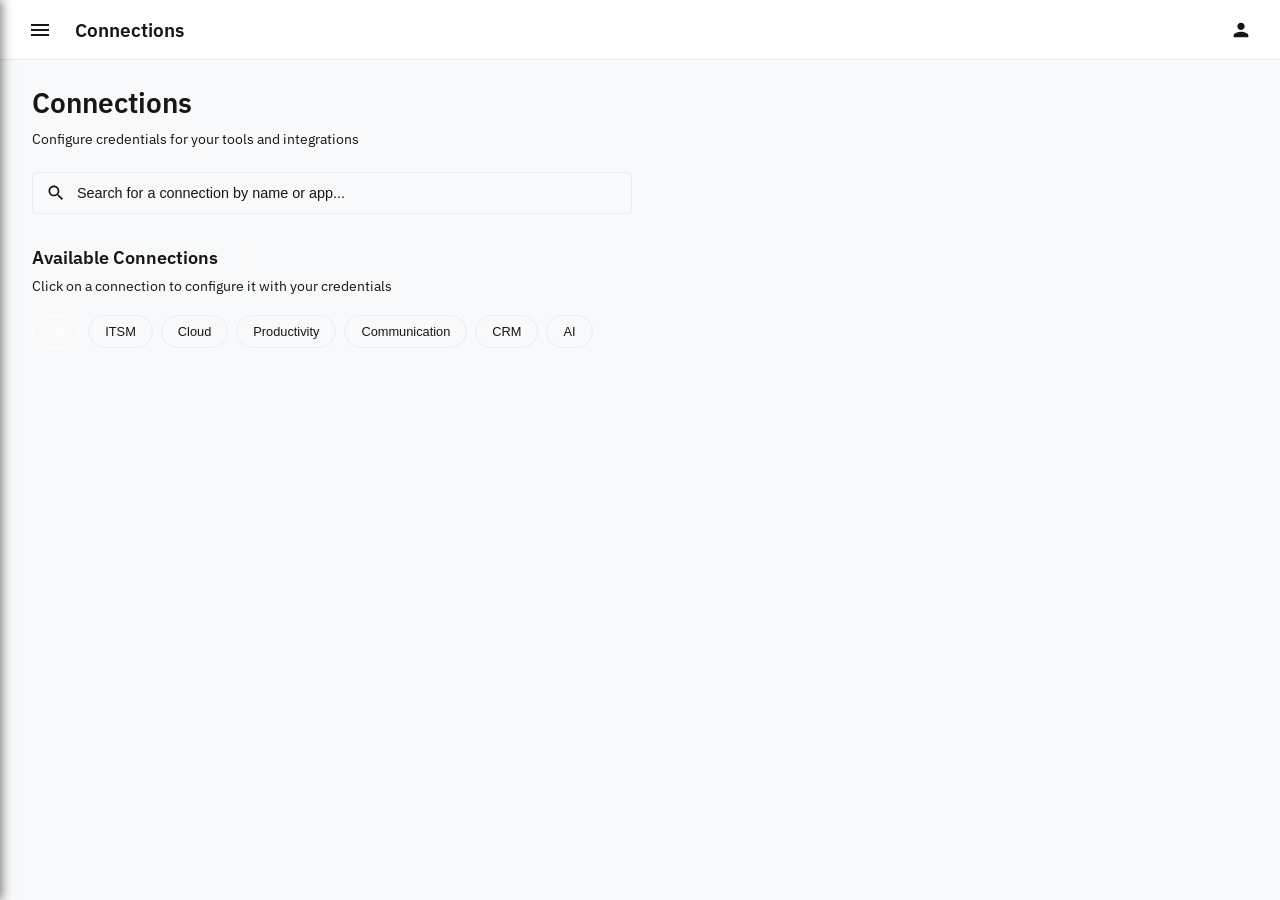
<file: frontend/connections.html>
<!DOCTYPE html>
<html lang="en">

<head>
    <meta charset="UTF-8">
    <meta name="viewport" content="width=device-width, initial-scale=1.0">
    <title>Connections - AgentHub</title>
    <link rel="stylesheet" href="css/style.css?v=watsonx">
    <link href="https://fonts.googleapis.com/css2?family=IBM+Plex+Sans:wght@300;400;500;600&display=swap"
        rel="stylesheet">
</head>

<body>
    <div class="app-container">
        <!-- Global Sidebar -->
        <nav class="main-nav" id="main-nav">
            <div class="nav-header">
                AgentHub
            </div>
            <div class="nav-links">
                <a href="index.html" class="nav-item">
                    Agents
                </a>
                <a href="chat.html" class="nav-item">
                    Chat
                </a>
                <a href="connections.html" class="nav-item active">
                    Connections
                </a>
                <a href="tools.html" class="nav-item">
                    Tools
                </a>
                <a href="analytics.html" class="nav-item">
                    Analytics
                </a>
                <a href="integrations.html" class="nav-item">
                    Integrations
                </a>
            </div>
        </nav>

        <!-- Overlay -->
        <div class="sidebar-overlay" id="sidebar-overlay" onclick="toggleSidebar()"></div>

        <!-- Top Navbar -->
        <div class="top-navbar">
            <button class="hamburger-btn" onclick="toggleSidebar()">
                <svg viewBox="0 0 24 24" width="24" height="24" fill="currentColor">
                    <path d="M3 18h18v-2H3v2zm0-5h18v-2H3v2zm0-7v2h18V6H3z"></path>
                </svg>
            </button>
            <div class="navbar-title">Connections</div>
            <div class="navbar-right">
                <!-- Profile Dropdown -->
                <div class="profile-dropdown" id="profile-dropdown">
                    <button class="profile-btn" onclick="toggleProfileMenu()" title="Profile" type="button">
                        <svg viewBox="0 0 24 24" width="22" height="22" fill="currentColor">
                            <path
                                d="M12 12c2.21 0 4-1.79 4-4s-1.79-4-4-4-4 1.79-4 4 1.79 4 4 4zm0 2c-2.67 0-8 1.34-8 4v2h16v-2c0-2.66-5.33-4-8-4z">
                            </path>
                        </svg>
                    </button>
                </div>
            </div>
        </div>

        <!-- Main Content -->
        <div class="main-content">
            <div class="connections-page">
                <!-- Page Header -->
                <div class="page-title-section">
                    <h1>Connections</h1>
                    <p class="page-subtitle">Configure credentials for your tools and integrations</p>
                </div>

                <!-- Search Bar -->
                <div class="search-container">
                    <svg class="search-icon" viewBox="0 0 24 24" width="20" height="20" fill="currentColor">
                        <path
                            d="M15.5 14h-.79l-.28-.27C15.41 12.59 16 11.11 16 9.5 16 5.91 13.09 3 9.5 3S3 5.91 3 9.5 5.91 16 9.5 16c1.61 0 3.09-.59 4.23-1.57l.27.28v.79l5 4.99L20.49 19l-4.99-5zm-6 0C7.01 14 5 11.99 5 9.5S7.01 5 9.5 5 14 7.01 14 9.5 11.99 14 9.5 14z" />
                    </svg>
                    <input type="text" id="connection-search" placeholder="Search for a connection by name or app..."
                        oninput="filterAll()">
                </div>

                <!-- My Connections Section -->
                <section class="content-section" id="my-connections-section" style="display: none;">
                    <div class="section-title-row">
                        <h2>My Connections</h2>
                        <span class="count-badge" id="my-conn-count">0</span>
                    </div>
                    <div id="my-connections-grid" class="cards-grid"></div>
                </section>

                <!-- Available Connections Section -->
                <section class="content-section">
                    <div class="section-title-row">
                        <h2>Available Connections</h2>
                        <span class="count-badge" id="avail-conn-count">0</span>
                    </div>
                    <p class="section-desc">Click on a connection to configure it with your credentials</p>

                    <!-- Category Filter -->
                    <div class="filter-pills" id="category-pills">
                        <button class="filter-pill active" data-category="all"
                            onclick="filterByCategory('all', this)">All</button>
                        <button class="filter-pill" data-category="itsm"
                            onclick="filterByCategory('itsm', this)">ITSM</button>
                        <button class="filter-pill" data-category="cloud"
                            onclick="filterByCategory('cloud', this)">Cloud</button>
                        <button class="filter-pill" data-category="productivity"
                            onclick="filterByCategory('productivity', this)">Productivity</button>
                        <button class="filter-pill" data-category="communication"
                            onclick="filterByCategory('communication', this)">Communication</button>
                        <button class="filter-pill" data-category="crm"
                            onclick="filterByCategory('crm', this)">CRM</button>
                        <button class="filter-pill" data-category="ai"
                            onclick="filterByCategory('ai', this)">AI</button>
                    </div>

                    <div id="connection-types-grid" class="cards-grid">
                        <div class="loading-indicator">Loading connections...</div>
                    </div>
                </section>
            </div>
        </div>
    </div>

    <!-- Connection Modal -->
    <div id="connection-modal" class="modal-overlay">
        <div class="modal-box">
            <div class="modal-header">
                <h2 id="modal-title">New Connection</h2>
                <button class="close-btn" onclick="closeConnectionModal()">&times;</button>
            </div>
            <div class="modal-body">
                <form id="connection-form">
                    <!-- Connection type header -->
                    <div class="conn-header-block">
                        <div class="conn-icon" id="conn-modal-icon">🔌</div>
                        <div class="conn-info">
                            <h3 id="conn-type-name">Connection</h3>
                            <p id="conn-type-desc">Configure your connection</p>
                        </div>
                    </div>

                    <!-- Connection Name -->
                    <div class="form-field">
                        <label for="conn-name">Connection Name <span class="req">*</span></label>
                        <input type="text" id="conn-name" placeholder="My ServiceNow Account" required>
                        <span class="field-hint">A friendly name to identify this connection</span>
                    </div>

                    <!-- Dynamic Fields Container -->
                    <div id="dynamic-fields"></div>

                    <input type="hidden" id="conn-type-id">
                    <input type="hidden" id="conn-edit-id">
                </form>
            </div>
            <div class="modal-actions">
                <button type="button" class="btn-secondary" onclick="closeConnectionModal()">Cancel</button>
                <button type="button" class="btn-secondary" onclick="testConnection()">Test Connection</button>
                <button type="button" class="btn-primary" onclick="saveConnection()">Save Connection</button>
            </div>
        </div>
    </div>

    <script>
        // Sidebar toggle function
        function toggleSidebar() {
            document.getElementById('main-nav').classList.toggle('open');
            document.getElementById('sidebar-overlay').classList.toggle('show');
        }

        const API_BASE = 'http://localhost:8000';
        let connectionTypes = [];
        let myConnections = [];
        let currentCategory = 'all';

        document.addEventListener('DOMContentLoaded', () => {
            loadConnectionTypes();
            loadMyConnections();
        });

        async function loadConnectionTypes() {
            try {
                const response = await fetch(`${API_BASE}/connection-types`);
                const data = await response.json();
                if (data.success) {
                    connectionTypes = data.connection_types;
                    document.getElementById('avail-conn-count').textContent = connectionTypes.length;
                    renderConnectionTypes();
                }
            } catch (error) {
                console.error('Failed to load connection types:', error);
                document.getElementById('connection-types-grid').innerHTML =
                    '<div class="empty-state">Failed to load connections. Is the backend running?</div>';
            }
        }

        async function loadMyConnections() {
            try {
                const token = localStorage.getItem('auth_token');
                const headers = token ? { 'Authorization': `Bearer ${token}` } : {};

                const response = await fetch(`${API_BASE}/connections`, { headers });
                const data = await response.json();
                if (data.success) {
                    myConnections = data.connections;
                    document.getElementById('my-conn-count').textContent = myConnections.length;
                    renderMyConnections();
                }
            } catch (error) {
                console.error('Failed to load connections:', error);
            }
        }

        function renderConnectionTypes() {
            const grid = document.getElementById('connection-types-grid');
            const searchTerm = document.getElementById('connection-search').value.toLowerCase();

            let filtered = connectionTypes;

            if (currentCategory !== 'all') {
                filtered = filtered.filter(ct => ct.category === currentCategory);
            }

            if (searchTerm) {
                filtered = filtered.filter(ct =>
                    ct.name.toLowerCase().includes(searchTerm) ||
                    ct.description.toLowerCase().includes(searchTerm) ||
                    ct.category.toLowerCase().includes(searchTerm)
                );
            }

            document.getElementById('avail-conn-count').textContent = filtered.length;

            if (filtered.length === 0) {
                grid.innerHTML = '<div class="empty-state">No connections found</div>';
                return;
            }

            grid.innerHTML = filtered.map(ct => `
                <div class="conn-card" onclick="openConnectionModal('${ct.id}')">
                    <div class="conn-card-top">
                        <h3>${ct.name}</h3>
                        <span class="category-tag">${ct.category}</span>
                    </div>
                    <div class="conn-card-icon">${ct.icon}</div>
                    <p class="conn-card-desc">${ct.description}</p>
                    <div class="conn-card-bottom">
                        <span class="auth-label">${formatAuthType(ct.auth_type)}</span>
                        <span class="add-link" onclick="event.stopPropagation(); openConnectionModal('${ct.id}')">Add connection +</span>
                    </div>
                </div>
            `).join('');
        }

        function renderMyConnections() {
            const grid = document.getElementById('my-connections-grid');
            const section = document.getElementById('my-connections-section');

            if (myConnections.length === 0) {
                section.style.display = 'none';
                return;
            }

            section.style.display = 'block';
            document.getElementById('my-conn-count').textContent = myConnections.length;

            grid.innerHTML = myConnections.map(conn => {
                const type = connectionTypes.find(ct => ct.id === conn.connection_type) || {};
                return `
                    <div class="conn-card my-conn">
                        <div class="conn-card-top">
                            <h3>${conn.name}</h3>
                            <span class="status-tag ${conn.status}">${conn.status}</span>
                        </div>
                        <div class="conn-card-icon">${type.icon || '🔗'}</div>
                        <p class="conn-card-desc">${type.name || conn.connection_type}</p>
                        <div class="conn-card-meta">Created: ${formatDate(conn.created_at)}</div>
                        <div class="conn-card-actions">
                            <button class="action-link" onclick="event.stopPropagation(); editConnection('${conn.id}')">Edit</button>
                            <button class="action-link danger" onclick="event.stopPropagation(); deleteConnection('${conn.id}')">Delete</button>
                        </div>
                    </div>
                `;
            }).join('');
        }

        function filterByCategory(category, element) {
            currentCategory = category;
            document.querySelectorAll('.filter-pill').forEach(pill => pill.classList.remove('active'));
            if (element) element.classList.add('active');
            renderConnectionTypes();
        }

        function filterAll() {
            renderConnectionTypes();
        }

        function formatAuthType(authType) {
            const types = {
                'basic': 'Basic Auth',
                'api_key': 'API Key',
                'oauth': 'OAuth',
                'oauth2': 'OAuth 2.0',
                'aws_credentials': 'AWS Credentials'
            };
            return types[authType] || authType;
        }

        function formatDate(dateStr) {
            if (!dateStr) return '';
            return new Date(dateStr).toLocaleDateString(undefined, { month: 'short', day: 'numeric', year: 'numeric' });
        }

        function openConnectionModal(typeId) {
            const type = connectionTypes.find(ct => ct.id === typeId);
            if (!type) return;

            document.getElementById('modal-title').textContent = `Connect to ${type.name}`;
            document.getElementById('conn-modal-icon').textContent = type.icon;
            document.getElementById('conn-type-name').textContent = type.name;
            document.getElementById('conn-type-desc').textContent = type.description;
            document.getElementById('conn-name').value = `My ${type.name}`;
            document.getElementById('conn-type-id').value = type.id;
            document.getElementById('conn-edit-id').value = '';

            const fieldsHtml = type.fields.map(field => `
                <div class="form-field">
                    <label for="field-${field.key}">
                        ${field.label} 
                        ${field.required ? '<span class="req">*</span>' : '<span class="opt">(optional)</span>'}
                    </label>
                    <input 
                        type="${field.type === 'password' ? 'password' : 'text'}" 
                        id="field-${field.key}" 
                        placeholder="${field.placeholder || ''}"
                        value="${field.default || ''}"
                        ${field.required ? 'required' : ''}
                    >
                    ${field.help_text ? `<span class="field-hint">${field.help_text}</span>` : ''}
                </div>
            `).join('');

            document.getElementById('dynamic-fields').innerHTML = fieldsHtml;
            document.getElementById('connection-modal').classList.add('active');
        }

        function closeConnectionModal() {
            document.getElementById('connection-modal').classList.remove('active');
        }

        async function saveConnection() {
            const typeId = document.getElementById('conn-type-id').value;
            const name = document.getElementById('conn-name').value.trim();
            const editId = document.getElementById('conn-edit-id').value;

            if (!typeId || !name) {
                alert('Please fill in all required fields');
                return;
            }

            const type = connectionTypes.find(ct => ct.id === typeId);
            if (!type) return;

            const credentials = {};
            for (const field of type.fields) {
                const input = document.getElementById(`field-${field.key}`);
                if (input) {
                    credentials[field.key] = input.value;
                }
                if (field.required && !credentials[field.key]) {
                    alert(`Please fill in ${field.label}`);
                    input.focus();
                    return;
                }
            }

            const token = localStorage.getItem('auth_token');
            const headers = {
                'Content-Type': 'application/json',
                ...(token ? { 'Authorization': `Bearer ${token}` } : {})
            };

            try {
                const method = editId ? 'PUT' : 'POST';
                const url = editId ? `${API_BASE}/connections/${editId}` : `${API_BASE}/connections`;

                const response = await fetch(url, {
                    method,
                    headers,
                    body: JSON.stringify({ name, connection_type: typeId, credentials })
                });

                const data = await response.json();

                if (data.success) {
                    closeConnectionModal();
                    loadMyConnections();
                    alert('Connection saved successfully!');
                } else {
                    alert('Failed to save: ' + (data.detail || 'Unknown error'));
                }
            } catch (error) {
                console.error('Save error:', error);
                alert('Failed to save connection');
            }
        }

        async function testConnection() {
            alert('Connection test: Success ✅');
        }

        async function editConnection(connectionId) {
            alert('Edit functionality coming soon!');
        }

        async function deleteConnection(connectionId) {
            if (!confirm('Delete this connection?')) return;

            const token = localStorage.getItem('auth_token');
            const headers = token ? { 'Authorization': `Bearer ${token}` } : {};

            try {
                const response = await fetch(`${API_BASE}/connections/${connectionId}`, {
                    method: 'DELETE',
                    headers
                });

                const data = await response.json();
                if (data.success) {
                    loadMyConnections();
                } else {
                    alert('Failed to delete');
                }
            } catch (error) {
                console.error('Delete error:', error);
                alert('Failed to delete');
            }
        }
    </script>

    <style>
        /* Connections Page Specific Styles - Matching Dark Theme */
        .connections-page {
            padding: 24px 32px;
            max-width: 1400px;
        }

        .page-title-section {
            margin-bottom: 24px;
        }

        .page-title-section h1 {
            font-size: 1.75rem;
            font-weight: 600;
            margin: 0 0 8px;
            color: var(--text-primary);
        }

        .page-subtitle {
            color: var(--text-muted);
            font-size: 0.9rem;
            margin: 0;
        }

        .search-container {
            position: relative;
            margin-bottom: 32px;
            max-width: 600px;
        }

        .search-container .search-icon {
            position: absolute;
            left: 14px;
            top: 50%;
            transform: translateY(-50%);
            color: var(--text-muted);
        }

        .search-container input {
            width: 100%;
            padding: 12px 16px 12px 44px;
            background: var(--card-bg);
            border: 1px solid var(--border-color);
            border-radius: 4px;
            font-size: 0.9rem;
            color: var(--text-primary);
        }

        .search-container input:focus {
            outline: none;
            border-color: var(--accent-blue);
        }

        .search-container input::placeholder {
            color: var(--text-muted);
        }

        .content-section {
            margin-bottom: 40px;
        }

        .section-title-row {
            display: flex;
            align-items: center;
            gap: 12px;
            margin-bottom: 8px;
        }

        .section-title-row h2 {
            font-size: 1.1rem;
            font-weight: 600;
            margin: 0;
            color: var(--text-primary);
        }

        .count-badge {
            background: var(--accent-blue);
            color: white;
            font-size: 0.7rem;
            padding: 2px 10px;
            border-radius: 12px;
            font-weight: 500;
        }

        .section-desc {
            color: var(--text-muted);
            font-size: 0.85rem;
            margin: 0 0 20px;
        }

        .filter-pills {
            display: flex;
            gap: 8px;
            flex-wrap: wrap;
            margin-bottom: 24px;
        }

        .filter-pill {
            background: var(--card-bg);
            border: 1px solid var(--border-color);
            padding: 8px 16px;
            border-radius: 20px;
            font-size: 0.8rem;
            cursor: pointer;
            color: var(--text-muted);
            transition: all 0.15s;
        }

        .filter-pill:hover {
            border-color: var(--accent-blue);
            color: var(--accent-blue);
        }

        .filter-pill.active {
            background: var(--accent-blue);
            border-color: var(--accent-blue);
            color: white;
        }

        .cards-grid {
            display: grid;
            grid-template-columns: repeat(auto-fill, minmax(280px, 1fr));
            gap: 16px;
        }

        .conn-card {
            background: var(--card-bg);
            border: 1px solid var(--border-color);
            border-radius: 8px;
            padding: 20px;
            cursor: pointer;
            transition: border-color 0.15s, box-shadow 0.15s;
        }

        .conn-card:hover {
            border-color: var(--accent-blue);
            box-shadow: 0 4px 16px rgba(0, 0, 0, 0.2);
        }

        .conn-card.my-conn {
            border-left: 3px solid var(--success-green);
        }

        .conn-card-top {
            display: flex;
            justify-content: space-between;
            align-items: flex-start;
            margin-bottom: 12px;
        }

        .conn-card-top h3 {
            font-size: 0.95rem;
            font-weight: 600;
            margin: 0;
            color: var(--text-primary);
        }

        .category-tag {
            font-size: 0.65rem;
            text-transform: uppercase;
            background: rgba(255, 255, 255, 0.1);
            padding: 3px 8px;
            border-radius: 3px;
            color: var(--text-muted);
            font-weight: 500;
        }

        .status-tag {
            font-size: 0.65rem;
            padding: 3px 8px;
            border-radius: 3px;
            font-weight: 500;
        }

        .status-tag.active {
            background: rgba(16, 185, 129, 0.2);
            color: var(--success-green);
        }

        .conn-card-icon {
            font-size: 2rem;
            margin-bottom: 12px;
        }

        .conn-card-desc {
            font-size: 0.8rem;
            color: var(--text-muted);
            margin: 0 0 16px;
            line-height: 1.4;
            min-height: 36px;
        }

        .conn-card-bottom {
            display: flex;
            justify-content: space-between;
            align-items: center;
            padding-top: 12px;
            border-top: 1px solid var(--border-color);
        }

        .auth-label {
            font-size: 0.75rem;
            color: var(--text-muted);
        }

        .add-link {
            font-size: 0.8rem;
            color: var(--accent-blue);
            font-weight: 500;
            cursor: pointer;
        }

        .add-link:hover {
            text-decoration: underline;
        }

        .conn-card-meta {
            font-size: 0.7rem;
            color: var(--text-muted);
            margin-bottom: 12px;
        }

        .conn-card-actions {
            display: flex;
            gap: 16px;
            padding-top: 12px;
            border-top: 1px solid var(--border-color);
        }

        .action-link {
            background: none;
            border: none;
            font-size: 0.8rem;
            color: var(--accent-blue);
            cursor: pointer;
            padding: 0;
        }

        .action-link:hover {
            text-decoration: underline;
        }

        .action-link.danger {
            color: var(--error-red);
        }

        .empty-state {
            grid-column: 1 / -1;
            text-align: center;
            padding: 60px 20px;
            color: var(--text-muted);
        }

        .loading-indicator {
            grid-column: 1 / -1;
            text-align: center;
            padding: 40px;
            color: var(--text-muted);
        }

        /* Modal Styles */
        .modal-overlay {
            position: fixed;
            top: 0;
            left: 0;
            width: 100%;
            height: 100%;
            background: rgba(0, 0, 0, 0.7);
            display: none;
            justify-content: center;
            align-items: center;
            z-index: 1000;
            padding: 20px;
        }

        .modal-overlay.active {
            display: flex;
        }

        .modal-box {
            background: var(--card-bg);
            border-radius: 8px;
            width: 100%;
            max-width: 520px;
            max-height: 85vh;
            overflow-y: auto;
            border: 1px solid var(--border-color);
        }

        .modal-header {
            display: flex;
            justify-content: space-between;
            align-items: center;
            padding: 20px 24px;
            border-bottom: 1px solid var(--border-color);
        }

        .modal-header h2 {
            margin: 0;
            font-size: 1.1rem;
            font-weight: 600;
            color: var(--text-primary);
        }

        .close-btn {
            background: none;
            border: none;
            font-size: 1.5rem;
            color: var(--text-muted);
            cursor: pointer;
            line-height: 1;
        }

        .close-btn:hover {
            color: var(--text-primary);
        }

        .modal-body {
            padding: 24px;
        }

        .conn-header-block {
            display: flex;
            align-items: center;
            gap: 16px;
            padding: 16px;
            background: rgba(59, 130, 246, 0.1);
            border-radius: 8px;
            margin-bottom: 24px;
        }

        .conn-icon {
            font-size: 2.5rem;
        }

        .conn-info h3 {
            margin: 0 0 4px;
            font-size: 1rem;
            font-weight: 600;
            color: var(--text-primary);
        }

        .conn-info p {
            margin: 0;
            font-size: 0.8rem;
            color: var(--text-muted);
        }

        .form-field {
            margin-bottom: 20px;
        }

        .form-field label {
            display: block;
            font-size: 0.85rem;
            font-weight: 500;
            margin-bottom: 8px;
            color: var(--text-primary);
        }

        .form-field input {
            width: 100%;
            padding: 10px 12px;
            background: var(--main-bg);
            border: 1px solid var(--border-color);
            border-radius: 4px;
            font-size: 0.9rem;
            color: var(--text-primary);
        }

        .form-field input:focus {
            outline: none;
            border-color: var(--accent-blue);
        }

        .form-field input::placeholder {
            color: var(--text-muted);
        }

        .field-hint {
            display: block;
            margin-top: 6px;
            font-size: 0.7rem;
            color: var(--text-muted);
        }

        .req {
            color: var(--error-red);
        }

        .opt {
            color: var(--text-muted);
            font-size: 0.75rem;
            font-weight: 400;
        }

        .modal-actions {
            display: flex;
            justify-content: flex-end;
            gap: 12px;
            padding: 16px 24px;
            border-top: 1px solid var(--border-color);
        }

        .btn-primary,
        .btn-secondary {
            padding: 10px 20px;
            border-radius: 4px;
            font-size: 0.85rem;
            font-weight: 500;
            cursor: pointer;
            transition: opacity 0.15s;
        }

        .btn-primary {
            background: var(--accent-blue);
            color: white;
            border: none;
        }

        .btn-primary:hover {
            opacity: 0.9;
        }

        .btn-secondary {
            background: transparent;
            color: var(--text-primary);
            border: 1px solid var(--border-color);
        }

        .btn-secondary:hover {
            border-color: var(--text-muted);
        }
    </style>
</body>

</html>
</file>
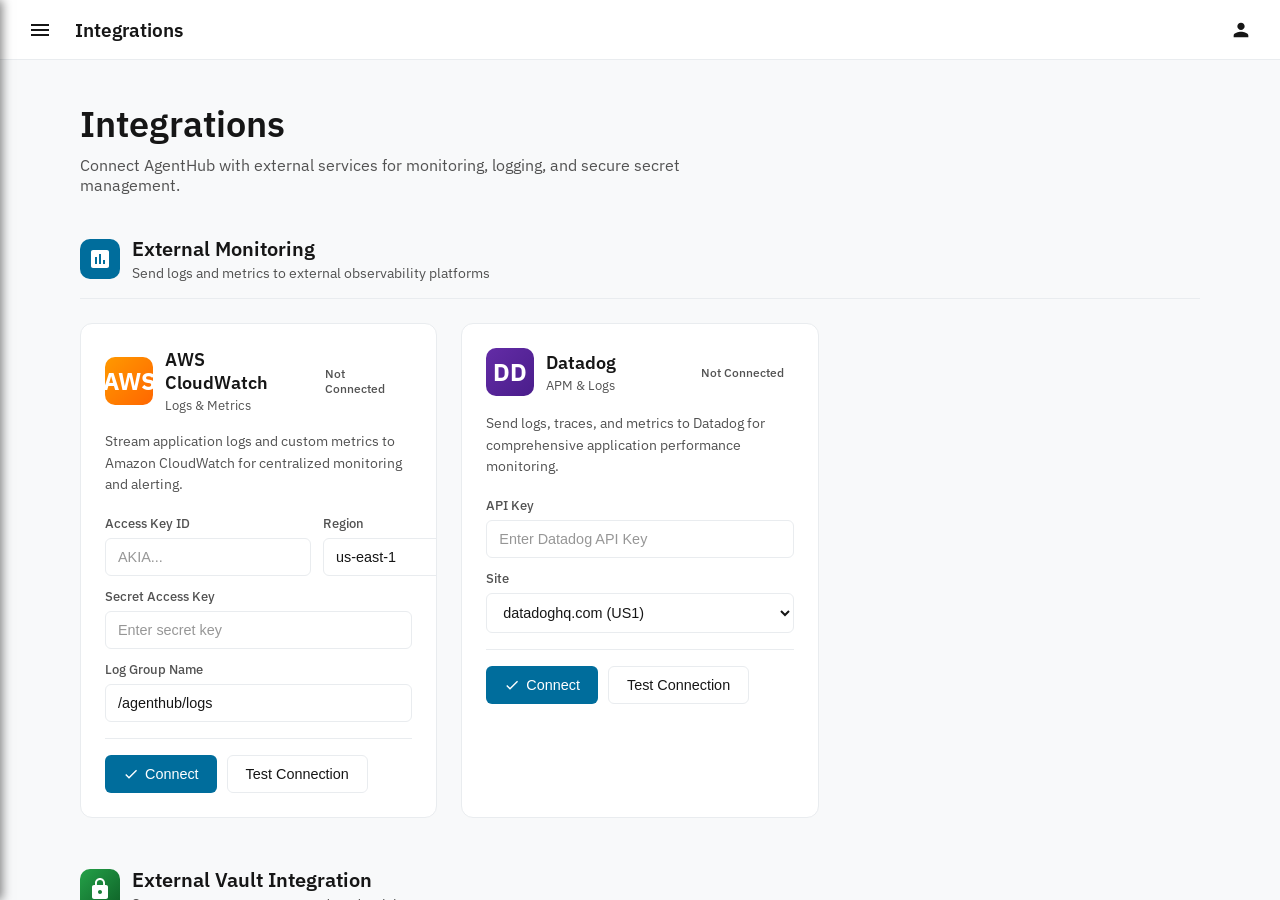
<file: frontend/integrations.html>
<!DOCTYPE html>
<html lang="en">

<head>
    <meta charset="UTF-8">
    <meta name="viewport" content="width=device-width, initial-scale=1.0">
    <title>Integrations - AgentHub</title>
    <link rel="stylesheet" href="css/style.css">
    <link href="https://fonts.googleapis.com/css2?family=IBM+Plex+Sans:wght@300;400;500;600;700&display=swap"
        rel="stylesheet">
    <style>
        /* Integrations Page Specific Styles */
        .integrations-container {
            padding: 2.5rem;
            max-width: 1200px;
            margin: 0 auto;
            overflow-y: auto;
            height: calc(100vh - 60px);
        }

        .integrations-header {
            margin-bottom: 2.5rem;
        }

        .integrations-header h1 {
            font-size: 2.25rem;
            font-weight: 600;
            color: var(--text-primary);
            margin-bottom: 0.5rem;
        }

        .integrations-header p {
            color: var(--text-secondary);
            font-size: 1rem;
            max-width: 600px;
        }

        /* Section Styles */
        .integration-section {
            margin-bottom: 3rem;
        }

        .section-header {
            display: flex;
            align-items: center;
            gap: 12px;
            margin-bottom: 1.5rem;
            padding-bottom: 1rem;
            border-bottom: 1px solid var(--border-color);
        }

        .section-icon {
            width: 40px;
            height: 40px;
            border-radius: 10px;
            display: flex;
            align-items: center;
            justify-content: center;
            font-size: 1.25rem;
        }

        .section-icon.monitoring {
            background: var(--primary-blue);
        }

        .section-icon.vault {
            background: linear-gradient(135deg, #24a148 0%, #0e6027 100%);
        }

        .section-header h2 {
            font-size: 1.25rem;
            font-weight: 600;
            color: var(--text-primary);
            margin: 0;
        }

        .section-header span {
            font-size: 0.85rem;
            color: var(--text-secondary);
        }

        /* Integration Cards Grid */
        .integration-grid {
            display: grid;
            grid-template-columns: repeat(auto-fill, minmax(340px, 1fr));
            gap: 1.5rem;
        }

        .integration-card {
            background: var(--surface-color);
            border: 1px solid var(--border-color);
            border-radius: 12px;
            padding: 1.5rem;
            transition: all 0.3s ease;
            position: relative;
            overflow: hidden;
        }

        .integration-card::before {
            content: '';
            position: absolute;
            top: 0;
            left: 0;
            right: 0;
            height: 3px;
            background: var(--primary-blue);
            opacity: 0;
            transition: opacity 0.3s;
        }

        .integration-card:hover {
            border-color: var(--primary-blue);
            box-shadow: 0 8px 30px rgba(0, 0, 0, 0.12);
            transform: translateY(-2px);
        }

        .integration-card:hover::before {
            opacity: 1;
        }

        .card-header {
            display: flex;
            align-items: center;
            gap: 12px;
            margin-bottom: 1rem;
        }

        .card-logo {
            width: 48px;
            height: 48px;
            border-radius: 10px;
            display: flex;
            align-items: center;
            justify-content: center;
            font-size: 1.5rem;
            font-weight: 700;
        }

        .card-logo.aws {
            background: linear-gradient(135deg, #ff9900 0%, #ff6600 100%);
            color: white;
        }

        .card-logo.datadog {
            background: linear-gradient(135deg, #632ca6 0%, #4a1d8b 100%);
            color: white;
        }

        .card-logo.hashicorp {
            background: linear-gradient(135deg, #000000 0%, #1a1a1a 100%);
            color: white;
        }

        .card-logo.azure {
            background: linear-gradient(135deg, #0078d4 0%, #005a9e 100%);
            color: white;
        }

        .card-title-area h3 {
            font-size: 1.1rem;
            font-weight: 600;
            color: var(--text-primary);
            margin: 0;
        }

        .card-title-area span {
            font-size: 0.8rem;
            color: var(--text-secondary);
        }

        .card-status {
            margin-left: auto;
            padding: 4px 10px;
            border-radius: 20px;
            font-size: 0.75rem;
            font-weight: 500;
        }

        .card-status.connected {
            background: rgba(36, 161, 72, 0.15);
            color: #24a148;
        }

        .card-status.not-connected {
            background: var(--input-bg);
            color: var(--text-secondary);
        }

        .card-description {
            color: var(--text-secondary);
            font-size: 0.9rem;
            line-height: 1.5;
            margin-bottom: 1.25rem;
        }

        /* Form inside cards */
        .card-form {
            display: flex;
            flex-direction: column;
            gap: 12px;
        }

        .form-row {
            display: flex;
            gap: 12px;
        }

        .form-row .input-group {
            flex: 1;
        }

        .input-group {
            display: flex;
            flex-direction: column;
            gap: 6px;
        }

        .input-group label {
            font-size: 0.8rem;
            font-weight: 500;
            color: var(--text-secondary);
        }

        .input-group input,
        .input-group select {
            padding: 10px 12px;
            border: 1px solid var(--border-color);
            border-radius: 6px;
            background: var(--input-bg);
            color: var(--text-primary);
            font-size: 0.9rem;
            transition: all 0.2s;
        }

        .input-group input:focus,
        .input-group select:focus {
            outline: none;
            border-color: var(--primary-blue);
            box-shadow: 0 0 0 3px rgba(0, 109, 156, 0.1);
        }

        .input-group input::placeholder {
            color: var(--text-secondary);
            opacity: 0.6;
        }

        .card-actions {
            display: flex;
            gap: 10px;
            margin-top: 1rem;
            padding-top: 1rem;
            border-top: 1px solid var(--border-color);
        }

        .btn {
            padding: 10px 18px;
            border-radius: 6px;
            font-size: 0.9rem;
            font-weight: 500;
            cursor: pointer;
            transition: all 0.2s;
            border: none;
            display: flex;
            align-items: center;
            gap: 6px;
        }

        .btn-primary {
            background: var(--primary-blue);
            color: white;
        }

        .btn-primary:hover {
            transform: translateY(-1px);
            box-shadow: 0 4px 15px rgba(0, 109, 156, 0.4);
        }

        .btn-secondary {
            background: var(--input-bg);
            color: var(--text-primary);
            border: 1px solid var(--border-color);
        }

        .btn-secondary:hover {
            background: var(--border-color);
        }

        .btn-danger {
            background: rgba(218, 30, 40, 0.1);
            color: #da1e28;
        }

        .btn-danger:hover {
            background: rgba(218, 30, 40, 0.2);
        }

        /* Coming Soon Badge */
        .coming-soon-overlay {
            position: absolute;
            top: 0;
            left: 0;
            right: 0;
            bottom: 0;
            background: rgba(var(--bg-color-rgb, 22, 22, 22), 0.85);
            display: flex;
            align-items: center;
            justify-content: center;
            border-radius: 12px;
            backdrop-filter: blur(2px);
        }

        .coming-soon-badge {
            background: #525252;
            color: white;
            padding: 8px 20px;
            border-radius: 20px;
            font-weight: 600;
            font-size: 0.85rem;
        }

        /* Toast notification */
        .toast {
            position: fixed;
            bottom: 30px;
            left: 50%;
            transform: translateX(-50%);
            background: var(--surface-color);
            color: var(--text-primary);
            padding: 12px 24px;
            border-radius: 8px;
            box-shadow: 0 4px 20px rgba(0, 0, 0, 0.3);
            opacity: 0;
            transition: opacity 0.3s;
            z-index: 1000;
        }

        .toast.show {
            opacity: 1;
        }

        /* Responsive */
        @media (max-width: 768px) {
            .integrations-container {
                padding: 1.5rem;
            }

            .integration-grid {
                grid-template-columns: 1fr;
            }

            .form-row {
                flex-direction: column;
            }
        }
    </style>
</head>

<body>
    <div class="app-container">
        <!-- Global Sidebar -->
        <nav class="main-nav" id="main-nav">
            <div class="nav-header">
                AgentHub
            </div>
            <div class="nav-links">
                <a href="index.html" class="nav-item">
                    Agents
                </a>
                <a href="chat.html" class="nav-item">
                    Chat
                </a>
                <a href="connections.html" class="nav-item">
                    Connections
                </a>
                <a href="tools.html" class="nav-item">
                    Tools
                </a>
                <a href="analytics.html" class="nav-item">
                    Analytics
                </a>
                <a href="integrations.html" class="nav-item active">
                    Integrations
                </a>
            </div>
        </nav>

        <!-- Overlay -->
        <div class="sidebar-overlay" id="sidebar-overlay" onclick="toggleSidebar()"></div>

        <!-- Top Navbar -->
        <div class="top-navbar">
            <button class="hamburger-btn" onclick="toggleSidebar()">
                <svg viewBox="0 0 24 24" width="24" height="24" fill="currentColor">
                    <path d="M3 18h18v-2H3v2zm0-5h18v-2H3v2zm0-7v2h18V6H3z"></path>
                </svg>
            </button>
            <div class="navbar-title">Integrations</div>
            <div class="navbar-right">
                <!-- Profile Dropdown -->
                <div class="profile-dropdown" id="profile-dropdown">
                    <button class="profile-btn" onclick="toggleProfileMenu()" title="Profile" type="button">
                        <svg viewBox="0 0 24 24" width="22" height="22" fill="currentColor">
                            <path
                                d="M12 12c2.21 0 4-1.79 4-4s-1.79-4-4-4-4 1.79-4 4 1.79 4 4 4zm0 2c-2.67 0-8 1.34-8 4v2h16v-2c0-2.66-5.33-4-8-4z">
                            </path>
                        </svg>
                    </button>
                    <div class="profile-menu" id="profile-menu">
                        <div class="profile-menu-header">
                            <div class="profile-avatar">
                                <svg viewBox="0 0 24 24" width="32" height="32" fill="currentColor">
                                    <path
                                        d="M12 12c2.21 0 4-1.79 4-4s-1.79-4-4-4-4 1.79-4 4 1.79 4 4 4zm0 2c-2.67 0-8 1.34-8 4v2h16v-2c0-2.66-5.33-4-8-4z">
                                    </path>
                                </svg>
                            </div>
                            <div class="profile-info">
                                <span class="profile-name" id="profile-name">Guest User</span>
                                <span class="profile-email" id="profile-email">Not logged in</span>
                            </div>
                        </div>
                        <div class="profile-menu-divider"></div>
                        <a href="#" class="profile-menu-item" onclick="openSettingsPage()">
                            <svg viewBox="0 0 24 24" width="18" height="18" fill="currentColor">
                                <path
                                    d="M19.14 12.94c.04-.3.06-.61.06-.94 0-.32-.02-.64-.07-.94l2.03-1.58c.18-.14.23-.41.12-.61l-1.92-3.32c-.12-.22-.37-.29-.59-.22l-2.39.96c-.5-.38-1.03-.7-1.62-.94l-.36-2.54c-.04-.24-.24-.41-.48-.41h-3.84c-.24 0-.43.17-.47.41l-.36 2.54c-.59.24-1.13.57-1.62.94l-2.39-.96c-.22-.08-.47 0-.59.22L2.74 8.87c-.12.21-.08.47.12.61l2.03 1.58c-.05.3-.09.63-.09.94s.02.64.07.94l-2.03 1.58c-.18.14-.23.41-.12.61l1.92 3.32c.12.22.37.29.59.22l2.39-.96c.5.38 1.03.7 1.62.94l.36 2.54c.05.24.24.41.48.41h3.84c.24 0 .44-.17.47-.41l.36-2.54c.59-.24 1.13-.56 1.62-.94l2.39.96c.22.08.47 0 .59-.22l1.92-3.32c.12-.22.07-.47-.12-.61l-2.01-1.58zM12 15.6c-1.98 0-3.6-1.62-3.6-3.6s1.62-3.6 3.6-3.6 3.6 1.62 3.6 3.6-1.62 3.6-3.6 3.6z" />
                            </svg>
                            Settings
                        </a>
                        <a href="#" class="profile-menu-item" onclick="openRegionSelector()">
                            <svg viewBox="0 0 24 24" width="18" height="18" fill="currentColor">
                                <path
                                    d="M12 2C8.13 2 5 5.13 5 9c0 5.25 7 13 7 13s7-7.75 7-13c0-3.87-3.13-7-7-7zm0 9.5c-1.38 0-2.5-1.12-2.5-2.5s1.12-2.5 2.5-2.5 2.5 1.12 2.5-2.5 2.5z" />
                            </svg>
                            Region
                            <span class="menu-badge" id="current-region">US-East</span>
                        </a>
                        <a href="#" class="profile-menu-item" onclick="openApiKeys()">
                            <svg viewBox="0 0 24 24" width="18" height="18" fill="currentColor">
                                <path
                                    d="M12.65 10C11.83 7.67 9.61 6 7 6c-3.31 0-6 2.69-6 6s2.69 6 6 6c2.61 0 4.83-1.67 5.65-4H17v4h4v-4h2v-4H12.65zM7 14c-1.1 0-2-.9-2-2s.9-2 2-2 2 .9 2 2-.9 2-2 2z" />
                            </svg>
                            API Keys
                        </a>

                        <div class="profile-menu-divider"></div>
                        <a href="#" class="profile-menu-item logout" onclick="handleLogout()">
                            <svg viewBox="0 0 24 24" width="18" height="18" fill="currentColor">
                                <path
                                    d="M17 7l-1.41 1.41L18.17 11H8v2h10.17l-2.58 2.58L17 17l5-5zM4 5h8V3H4c-1.1 0-2 .9-2 2v14c0 1.1.9 2 2 2h8v-2H4V5z" />
                            </svg>
                            Logout
                        </a>
                    </div>
                </div>
            </div>
        </div>

        <!-- Main Content -->
        <div class="main-content">
            <div class="integrations-container">
                <div class="integrations-header">
                    <h1>Integrations</h1>
                    <p>Connect AgentHub with external services for monitoring, logging, and secure secret management.
                    </p>
                </div>

                <!-- External Monitoring Section -->
                <section class="integration-section">
                    <div class="section-header">
                        <div class="section-icon monitoring">
                            <svg viewBox="0 0 24 24" width="24" height="24" fill="white">
                                <path
                                    d="M19 3H5c-1.1 0-2 .9-2 2v14c0 1.1.9 2 2 2h14c1.1 0 2-.9 2-2V5c0-1.1-.9-2-2-2zM9 17H7v-7h2v7zm4 0h-2V7h2v10zm4 0h-2v-4h2v4z" />
                            </svg>
                        </div>
                        <div>
                            <h2>External Monitoring</h2>
                            <span>Send logs and metrics to external observability platforms</span>
                        </div>
                    </div>

                    <div class="integration-grid">
                        <!-- AWS CloudWatch Card -->
                        <div class="integration-card" id="aws-card">
                            <div class="card-header">
                                <div class="card-logo aws">AWS</div>
                                <div class="card-title-area">
                                    <h3>AWS CloudWatch</h3>
                                    <span>Logs & Metrics</span>
                                </div>
                                <div class="card-status not-connected" id="aws-status">Not Connected</div>
                            </div>
                            <p class="card-description">
                                Stream application logs and custom metrics to Amazon CloudWatch for centralized
                                monitoring and alerting.
                            </p>
                            <div class="card-form">
                                <div class="form-row">
                                    <div class="input-group">
                                        <label>Access Key ID</label>
                                        <input type="text" id="aws-access-key" placeholder="AKIA...">
                                    </div>
                                    <div class="input-group">
                                        <label>Region</label>
                                        <input type="text" id="aws-region" placeholder="us-east-1" value="us-east-1">
                                    </div>
                                </div>
                                <div class="input-group">
                                    <label>Secret Access Key</label>
                                    <input type="password" id="aws-secret-key" placeholder="Enter secret key">
                                </div>
                                <div class="input-group">
                                    <label>Log Group Name</label>
                                    <input type="text" id="aws-log-group" placeholder="/agenthub/logs"
                                        value="/agenthub/logs">
                                </div>
                            </div>
                            <div class="card-actions">
                                <button class="btn btn-primary" onclick="saveAwsSettings()">
                                    <svg viewBox="0 0 24 24" width="16" height="16" fill="currentColor">
                                        <path d="M9 16.17L4.83 12l-1.42 1.41L9 19 21 7l-1.41-1.41z" />
                                    </svg>
                                    Connect
                                </button>
                                <button class="btn btn-secondary" onclick="testAwsConnection()">Test Connection</button>
                            </div>
                        </div>

                        <!-- Datadog Card -->
                        <div class="integration-card" id="datadog-card">
                            <div class="card-header">
                                <div class="card-logo datadog">DD</div>
                                <div class="card-title-area">
                                    <h3>Datadog</h3>
                                    <span>APM & Logs</span>
                                </div>
                                <div class="card-status not-connected" id="dd-status">Not Connected</div>
                            </div>
                            <p class="card-description">
                                Send logs, traces, and metrics to Datadog for comprehensive application performance
                                monitoring.
                            </p>
                            <div class="card-form">
                                <div class="input-group">
                                    <label>API Key</label>
                                    <input type="password" id="dd-api-key" placeholder="Enter Datadog API Key">
                                </div>
                                <div class="input-group">
                                    <label>Site</label>
                                    <select id="dd-site">
                                        <option value="datadoghq.com">datadoghq.com (US1)</option>
                                        <option value="us3.datadoghq.com">us3.datadoghq.com (US3)</option>
                                        <option value="us5.datadoghq.com">us5.datadoghq.com (US5)</option>
                                        <option value="datadoghq.eu">datadoghq.eu (EU)</option>
                                        <option value="ap1.datadoghq.com">ap1.datadoghq.com (AP1)</option>
                                    </select>
                                </div>
                            </div>
                            <div class="card-actions">
                                <button class="btn btn-primary" onclick="saveDatadogSettings()">
                                    <svg viewBox="0 0 24 24" width="16" height="16" fill="currentColor">
                                        <path d="M9 16.17L4.83 12l-1.42 1.41L9 19 21 7l-1.41-1.41z" />
                                    </svg>
                                    Connect
                                </button>
                                <button class="btn btn-secondary" onclick="testDatadogConnection()">Test
                                    Connection</button>
                            </div>
                        </div>
                    </div>
                </section>

                <!-- External Vault Section -->
                <section class="integration-section">
                    <div class="section-header">
                        <div class="section-icon vault">
                            <svg viewBox="0 0 24 24" width="24" height="24" fill="white">
                                <path
                                    d="M18 8h-1V6c0-2.76-2.24-5-5-5S7 3.24 7 6v2H6c-1.1 0-2 .9-2 2v10c0 1.1.9 2 2 2h12c1.1 0 2-.9 2-2V10c0-1.1-.9-2-2-2zm-6 9c-1.1 0-2-.9-2-2s.9-2 2-2 2 .9 2 2-.9 2-2 2zm3.1-9H8.9V6c0-1.71 1.39-3 3.1-3s3.1 1.29 3.1 3v2z" />
                            </svg>
                        </div>
                        <div>
                            <h2>External Vault Integration</h2>
                            <span>Secure secret management and credential storage</span>
                        </div>
                    </div>

                    <div class="integration-grid">
                        <!-- HashiCorp Vault Card -->
                        <div class="integration-card">
                            <div class="card-header">
                                <div class="card-logo hashicorp">HV</div>
                                <div class="card-title-area">
                                    <h3>HashiCorp Vault</h3>
                                    <span>Secrets Management</span>
                                </div>
                                <div class="card-status not-connected">Not Connected</div>
                            </div>
                            <p class="card-description">
                                Securely store and access API keys, tokens, and other sensitive credentials using
                                HashiCorp Vault.
                            </p>
                            <div class="card-form">
                                <div class="input-group">
                                    <label>Vault Address</label>
                                    <input type="text" placeholder="https://vault.example.com:8200" disabled>
                                </div>
                                <div class="input-group">
                                    <label>Namespace</label>
                                    <input type="text" placeholder="admin" disabled>
                                </div>
                            </div>
                            <div class="coming-soon-overlay">
                                <div class="coming-soon-badge">Coming Soon</div>
                            </div>
                        </div>

                        <!-- AWS Secrets Manager Card -->
                        <div class="integration-card">
                            <div class="card-header">
                                <div class="card-logo aws">AWS</div>
                                <div class="card-title-area">
                                    <h3>AWS Secrets Manager</h3>
                                    <span>Cloud Secrets</span>
                                </div>
                                <div class="card-status not-connected">Not Connected</div>
                            </div>
                            <p class="card-description">
                                Retrieve and rotate secrets automatically using AWS Secrets Manager for enhanced
                                security.
                            </p>
                            <div class="card-form">
                                <div class="input-group">
                                    <label>Secret Name</label>
                                    <input type="text" placeholder="prod/agenthub/credentials" disabled>
                                </div>
                                <div class="input-group">
                                    <label>Region</label>
                                    <input type="text" placeholder="us-east-1" disabled>
                                </div>
                            </div>
                            <div class="coming-soon-overlay">
                                <div class="coming-soon-badge">Coming Soon</div>
                            </div>
                        </div>

                        <!-- Azure Key Vault Card -->
                        <div class="integration-card">
                            <div class="card-header">
                                <div class="card-logo azure">AZ</div>
                                <div class="card-title-area">
                                    <h3>Azure Key Vault</h3>
                                    <span>Microsoft Cloud</span>
                                </div>
                                <div class="card-status not-connected">Not Connected</div>
                            </div>
                            <p class="card-description">
                                Safeguard cryptographic keys and secrets used by cloud applications and services.
                            </p>
                            <div class="card-form">
                                <div class="input-group">
                                    <label>Vault URI</label>
                                    <input type="text" placeholder="https://myvault.vault.azure.net/" disabled>
                                </div>
                                <div class="input-group">
                                    <label>Tenant ID</label>
                                    <input type="text" placeholder="00000000-0000-0000-0000-000000000000" disabled>
                                </div>
                            </div>
                            <div class="coming-soon-overlay">
                                <div class="coming-soon-badge">Coming Soon</div>
                            </div>
                        </div>
                    </div>
                </section>
            </div>
        </div>

        <div id="toast" class="toast"></div>
    </div>

    <script src="js/modals.js"></script>
    <script src="js/script.js?v=7"></script>
    <script>
        const API_BASE_URL = 'http://localhost:8000'; // Renamed to avoid conflict

        // Load existing settings
        async function loadSettings() {
            try {
                const token = localStorage.getItem('auth_token');
                if (!token) return;

                const response = await fetch(`${API_BASE_URL}/settings`, {
                    headers: { 'Authorization': `Bearer ${token}` }
                });

                if (response.ok) {
                    const data = await response.json();
                    const s = data.settings;

                    if (s.aws_access_key) {
                        document.getElementById('aws-access-key').value = s.aws_access_key;
                        document.getElementById('aws-status').textContent = 'Connected';
                        document.getElementById('aws-status').classList.remove('not-connected');
                        document.getElementById('aws-status').classList.add('connected');
                    }
                    if (s.aws_region) document.getElementById('aws-region').value = s.aws_region;
                    if (s.aws_log_group) document.getElementById('aws-log-group').value = s.aws_log_group;

                    if (s.dd_api_key && s.dd_api_key !== '********') {
                        document.getElementById('dd-status').textContent = 'Connected';
                        document.getElementById('dd-status').classList.remove('not-connected');
                        document.getElementById('dd-status').classList.add('connected');
                    }
                    if (s.dd_site) document.getElementById('dd-site').value = s.dd_site;
                }
            } catch (error) {
                console.error('Failed to load settings:', error);
            }
        }

        // Save AWS Settings
        async function saveAwsSettings() {
            const accessKey = document.getElementById('aws-access-key').value;
            const secretKey = document.getElementById('aws-secret-key').value;
            const region = document.getElementById('aws-region').value;
            const logGroup = document.getElementById('aws-log-group').value;

            if (!accessKey || !secretKey || !region) {
                showToast('Please fill in all required fields');
                return;
            }

            showToast('Validating AWS credentials...');

            try {
                const token = localStorage.getItem('auth_token');
                const response = await fetch(`${API_BASE_URL}/settings/aws`, {
                    method: 'POST',
                    headers: {
                        'Content-Type': 'application/json',
                        'Authorization': `Bearer ${token}`
                    },
                    body: JSON.stringify({
                        access_key: accessKey,
                        secret_key: secretKey,
                        region: region,
                        log_group: logGroup
                    })
                });

                const data = await response.json();

                if (response.ok) {
                    showToast(data.message || 'AWS CloudWatch connected successfully');
                    document.getElementById('aws-status').textContent = 'Connected';
                    document.getElementById('aws-status').classList.remove('not-connected');
                    document.getElementById('aws-status').classList.add('connected');
                } else {
                    showToast(data.detail || 'Connection failed');
                }
            } catch (error) {
                showToast('Network error - check console');
                console.error(error);
            }
        }

        // Save Datadog Settings
        async function saveDatadogSettings() {
            const apiKey = document.getElementById('dd-api-key').value;
            const site = document.getElementById('dd-site').value;

            if (!apiKey) {
                showToast('Please enter Datadog API Key');
                return;
            }

            showToast('Validating Datadog API key...');

            try {
                const token = localStorage.getItem('auth_token');
                const response = await fetch(`${API_BASE_URL}/settings/datadog`, {
                    method: 'POST',
                    headers: {
                        'Content-Type': 'application/json',
                        'Authorization': `Bearer ${token}`
                    },
                    body: JSON.stringify({
                        api_key: apiKey,
                        site: site
                    })
                });

                const data = await response.json();

                if (response.ok) {
                    showToast(data.message || 'Datadog connected successfully');
                    document.getElementById('dd-status').textContent = 'Connected';
                    document.getElementById('dd-status').classList.remove('not-connected');
                    document.getElementById('dd-status').classList.add('connected');
                } else {
                    showToast(data.detail || 'Connection failed');
                }
            } catch (error) {
                showToast('Network error - check console');
                console.error(error);
            }
        }

        // Test AWS Connection (without saving)
        async function testAwsConnection() {
            const accessKey = document.getElementById('aws-access-key').value;
            const secretKey = document.getElementById('aws-secret-key').value;
            const region = document.getElementById('aws-region').value;

            if (!accessKey || !secretKey || !region) {
                showToast('Please fill in Access Key, Secret Key, and Region');
                return;
            }

            showToast('Testing AWS connection...');

            try {
                const response = await fetch(`${API_BASE_URL}/settings/aws/test`, {
                    method: 'POST',
                    headers: { 'Content-Type': 'application/json' },
                    body: JSON.stringify({
                        access_key: accessKey,
                        secret_key: secretKey,
                        region: region,
                        log_group: '/test'
                    })
                });

                const data = await response.json();

                if (data.success) {
                    showToast(data.message);
                } else {
                    showToast(data.message);
                }
            } catch (error) {
                showToast('Test failed - network error');
                console.error(error);
            }
        }

        // Test Datadog Connection (without saving)
        async function testDatadogConnection() {
            const apiKey = document.getElementById('dd-api-key').value;
            const site = document.getElementById('dd-site').value;

            if (!apiKey) {
                showToast('Please enter Datadog API Key');
                return;
            }

            showToast('Testing Datadog connection...');

            try {
                const response = await fetch(`${API_BASE_URL}/settings/datadog/test`, {
                    method: 'POST',
                    headers: { 'Content-Type': 'application/json' },
                    body: JSON.stringify({
                        api_key: apiKey,
                        site: site
                    })
                });

                const data = await response.json();

                if (data.success) {
                    showToast(data.message);
                } else {
                    showToast(data.message);
                }
            } catch (error) {
                showToast('Test failed - network error');
                console.error(error);
            }
        }

        // Load settings on page load
        document.addEventListener('DOMContentLoaded', loadSettings);
    </script>
</body>

</html>
</file>
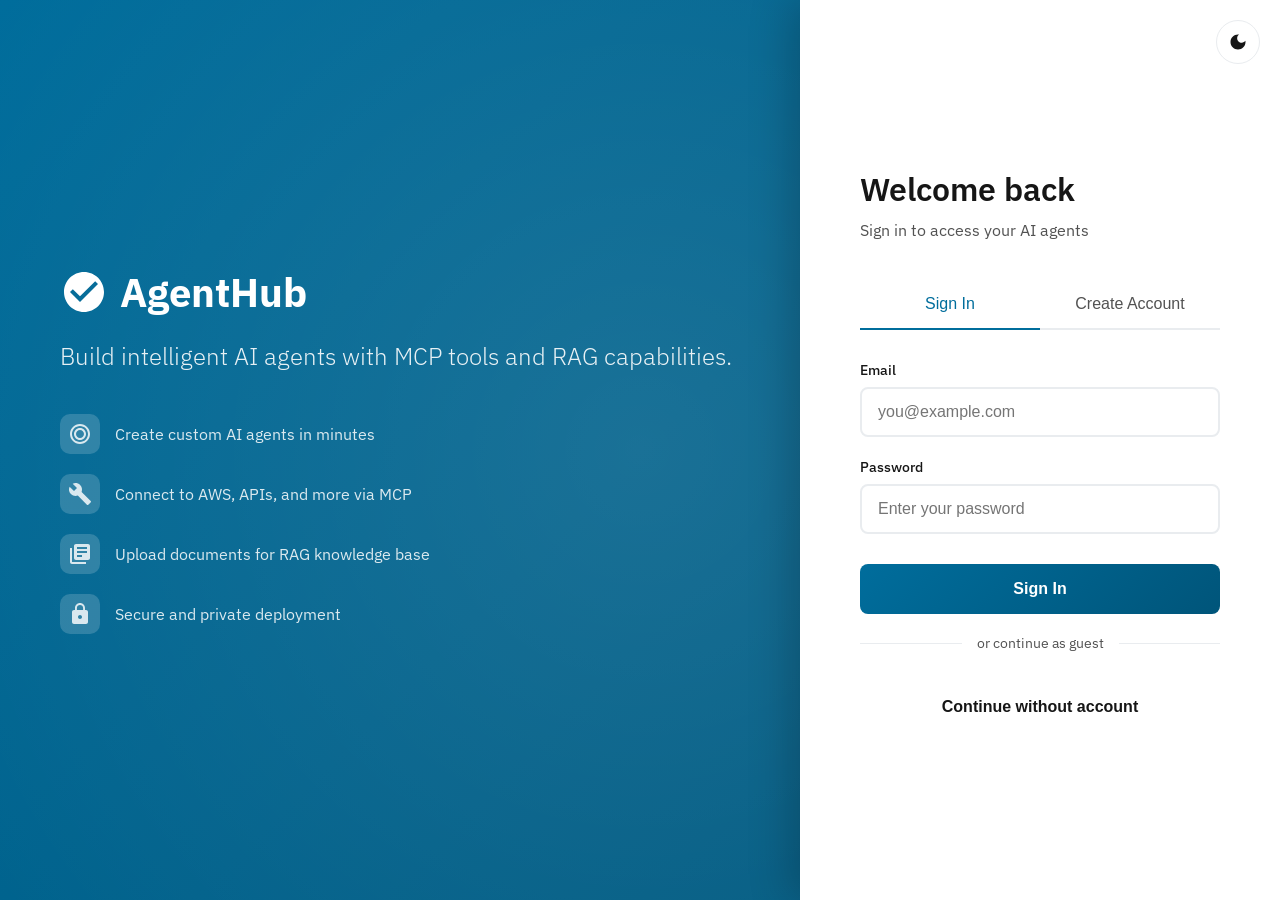
<file: frontend/login.html>
<!DOCTYPE html>
<html lang="en">

<head>
    <meta charset="UTF-8">
    <meta name="viewport" content="width=device-width, initial-scale=1.0">
    <title>Login - AgentHub</title>
    <link rel="stylesheet" href="css/style.css">
    <link href="https://fonts.googleapis.com/css2?family=IBM+Plex+Sans:wght@300;400;500;600;700&display=swap"
        rel="stylesheet">
    <style>
        /* Login Page Specific Styles */
        .auth-container {
            min-height: 100vh;
            display: flex;
            background: linear-gradient(135deg, #006D9C 0%, #00557a 100%);
            position: relative;
            overflow: hidden;
        }

        .auth-container::before {
            content: '';
            position: absolute;
            top: -50%;
            left: -50%;
            width: 200%;
            height: 200%;
            background: radial-gradient(circle, rgba(255, 255, 255, 0.1) 0%, transparent 50%);
            animation: pulse 15s infinite;
        }

        @keyframes pulse {

            0%,
            100% {
                transform: scale(1);
                opacity: 0.5;
            }

            50% {
                transform: scale(1.1);
                opacity: 0.3;
            }
        }

        /* Left Side - Branding */
        .auth-branding {
            flex: 1;
            display: flex;
            flex-direction: column;
            justify-content: center;
            padding: 60px;
            color: white;
            position: relative;
            z-index: 1;
        }

        .auth-logo {
            font-size: 2.5rem;
            font-weight: 700;
            margin-bottom: 20px;
            display: flex;
            align-items: center;
            gap: 12px;
        }

        .auth-logo svg {
            width: 48px;
            height: 48px;
        }

        .auth-tagline {
            font-size: 1.5rem;
            font-weight: 300;
            opacity: 0.9;
            margin-bottom: 40px;
            line-height: 1.5;
        }

        .auth-features {
            display: flex;
            flex-direction: column;
            gap: 20px;
        }

        .auth-feature {
            display: flex;
            align-items: center;
            gap: 15px;
            font-size: 1rem;
            opacity: 0.85;
        }

        .auth-feature-icon {
            width: 40px;
            height: 40px;
            background: rgba(255, 255, 255, 0.2);
            border-radius: 10px;
            display: flex;
            align-items: center;
            justify-content: center;
            font-size: 1.2rem;
        }

        /* Right Side - Form */
        .auth-form-container {
            width: 480px;
            background: var(--surface-color);
            display: flex;
            flex-direction: column;
            justify-content: center;
            padding: 60px;
            position: relative;
            z-index: 1;
            box-shadow: -10px 0 40px rgba(0, 0, 0, 0.2);
        }

        .auth-form-header {
            margin-bottom: 40px;
        }

        .auth-form-header h1 {
            font-size: 2rem;
            font-weight: 600;
            color: var(--text-primary);
            margin-bottom: 10px;
        }

        .auth-form-header p {
            color: var(--text-secondary);
            font-size: 1rem;
        }

        .auth-tabs {
            display: flex;
            gap: 0;
            margin-bottom: 30px;
            border-bottom: 2px solid var(--border-color);
        }

        .auth-tab {
            flex: 1;
            padding: 15px;
            background: transparent;
            border: none;
            font-size: 1rem;
            font-weight: 500;
            color: var(--text-secondary);
            cursor: pointer;
            transition: all 0.3s;
            position: relative;
        }

        .auth-tab.active {
            color: var(--primary-blue);
        }

        .auth-tab.active::after {
            content: '';
            position: absolute;
            bottom: -2px;
            left: 0;
            right: 0;
            height: 2px;
            background: var(--primary-blue);
        }

        .auth-tab:hover:not(.active) {
            color: var(--text-primary);
        }

        .auth-form {
            display: flex;
            flex-direction: column;
            gap: 20px;
        }

        .auth-input-group {
            display: flex;
            flex-direction: column;
            gap: 8px;
        }

        .auth-input-group label {
            font-size: 0.9rem;
            font-weight: 500;
            color: var(--text-primary);
        }

        .auth-input-group input {
            padding: 14px 16px;
            border: 2px solid var(--border-color);
            border-radius: 8px;
            font-size: 1rem;
            background: var(--input-bg);
            color: var(--text-primary);
            transition: all 0.3s;
        }

        .auth-input-group input:focus {
            outline: none;
            border-color: var(--primary-blue);
            box-shadow: 0 0 0 4px rgba(15, 98, 254, 0.1);
        }

        .auth-input-group input.error {
            border-color: #da1e28;
        }

        .password-requirements {
            font-size: 0.75rem;
            color: var(--text-secondary);
            margin-top: 5px;
        }

        .password-strength {
            display: flex;
            gap: 4px;
            margin-top: 8px;
        }

        .strength-bar {
            flex: 1;
            height: 4px;
            background: var(--border-color);
            border-radius: 2px;
            transition: background 0.3s;
        }

        .strength-bar.weak {
            background: #da1e28;
        }

        .strength-bar.medium {
            background: #f1c21b;
        }

        .strength-bar.strong {
            background: #24a148;
        }

        .auth-submit-btn {
            padding: 16px;
            background: linear-gradient(135deg, #006D9C 0%, #00557a 100%);
            color: white;
            border: none;
            border-radius: 8px;
            font-size: 1rem;
            font-weight: 600;
            cursor: pointer;
            transition: all 0.3s;
            margin-top: 10px;
        }

        .auth-submit-btn:hover {
            transform: translateY(-2px);
            box-shadow: 0 8px 25px rgba(15, 98, 254, 0.4);
        }

        .auth-submit-btn:active {
            transform: translateY(0);
        }

        .auth-submit-btn:disabled {
            opacity: 0.6;
            cursor: not-allowed;
            transform: none;
        }

        .auth-divider {
            display: flex;
            align-items: center;
            gap: 15px;
            margin: 20px 0;
            color: var(--text-secondary);
            font-size: 0.85rem;
        }

        .auth-divider::before,
        .auth-divider::after {
            content: '';
            flex: 1;
            height: 1px;
            background: var(--border-color);
        }

        .auth-error {
            background: rgba(218, 30, 40, 0.1);
            color: #da1e28;
            padding: 12px 16px;
            border-radius: 8px;
            font-size: 0.9rem;
            display: none;
        }

        .auth-error.show {
            display: block;
        }

        .auth-success {
            background: rgba(36, 161, 72, 0.1);
            color: #24a148;
            padding: 12px 16px;
            border-radius: 8px;
            font-size: 0.9rem;
            display: none;
        }

        .auth-success.show {
            display: block;
        }

        /* Form visibility */
        #signup-form {
            display: none;
        }

        /* Theme Toggle in Corner */
        .auth-theme-toggle {
            position: absolute;
            top: 20px;
            right: 20px;
            background: var(--input-bg);
            border: 1px solid var(--border-color);
            border-radius: 50%;
            width: 44px;
            height: 44px;
            display: flex;
            align-items: center;
            justify-content: center;
            cursor: pointer;
            color: var(--text-primary);
            transition: all 0.3s;
        }

        .auth-theme-toggle:hover {
            background: var(--border-color);
        }

        /* Responsive */
        @media (max-width: 900px) {
            .auth-branding {
                display: none;
            }

            .auth-form-container {
                width: 100%;
                max-width: 100%;
            }
        }
    </style>
</head>

<body>
    <div class="auth-container">
        <!-- Left Side - Branding -->
        <div class="auth-branding">
            <div class="auth-logo">
                <svg viewBox="0 0 24 24" fill="currentColor">
                    <path
                        d="M12 2C6.48 2 2 6.48 2 12s4.48 10 10 10 10-4.48 10-10S17.52 2 12 2zm-2 15l-5-5 1.41-1.41L10 14.17l7.59-7.59L19 8l-9 9z" />
                </svg>
                AgentHub
            </div>
            <p class="auth-tagline">
                Build intelligent AI agents with MCP tools and RAG capabilities.
            </p>
            <div class="auth-features">
                <div class="auth-feature">
                    <div class="auth-feature-icon">
                        <svg viewBox="0 0 24 24" width="24" height="24" fill="white">
                            <path
                                d="M12 2c-5.52 0-10 4.48-10 10s4.48 10 10 10 10-4.48 10-10S17.52 2 12 2zm0 18c-4.41 0-8-3.59-8-8s3.59-8 8-8 8 3.59 8 8-3.59 8-8 8zm0-14c-3.31 0-6 2.69-6 6s2.69 6 6 6 6-2.69 6-6-2.69-6-6-6zm0 10c-2.21 0-4-1.79-4-4s1.79-4 4-4 4 1.79 4 4-1.79 4-4 4z" />
                        </svg>
                    </div>
                    <span>Create custom AI agents in minutes</span>
                </div>
                <div class="auth-feature">
                    <div class="auth-feature-icon">
                        <svg viewBox="0 0 24 24" width="24" height="24" fill="white">
                            <path
                                d="M22.7 19l-9.1-9.1c.9-2.3.4-5-1.5-6.9-2-2-5-2.4-7.4-1.3L9 6 6 9 1.6 4.7C.4 7.1.9 10.1 2.9 12.1c1.9 1.9 4.6 2.4 6.9 1.5l9.1 9.1c.4.4 1 .4 1.4 0l2.3-2.3c.5-.4.5-1.1.1-1.4z" />
                        </svg>
                    </div>
                    <span>Connect to AWS, APIs, and more via MCP</span>
                </div>
                <div class="auth-feature">
                    <div class="auth-feature-icon">
                        <svg viewBox="0 0 24 24" width="24" height="24" fill="white">
                            <path
                                d="M4 6H2v14c0 1.1.9 2 2 2h14v-2H4V6zm16-4H8c-1.1 0-2 .9-2 2v12c0 1.1.9 2 2 2h12c1.1 0 2-.9 2-2V4c0-1.1-.9-2-2-2zm-1 9H9V9h10v2zm-4 4H9v-2h5v2zm4-8H9V5h10v2z" />
                        </svg>
                    </div>
                    <span>Upload documents for RAG knowledge base</span>
                </div>
                <div class="auth-feature">
                    <div class="auth-feature-icon">
                        <svg viewBox="0 0 24 24" width="24" height="24" fill="white">
                            <path
                                d="M18 8h-1V6c0-2.76-2.24-5-5-5S7 3.24 7 6v2H6c-1.1 0-2 .9-2 2v10c0 1.1.9 2 2 2h12c1.1 0 2-.9 2-2V10c0-1.1-.9-2-2-2zm-6 9c-1.1 0-2-.9-2-2s.9-2 2-2 2 .9 2 2-.9 2-2 2zm3.1-9H8.9V6c0-1.71 1.39-3 3.1-3s3.1 1.29 3.1 3v2z" />
                        </svg>
                    </div>
                    <span>Secure and private deployment</span>
                </div>
            </div>
        </div>

        <!-- Right Side - Form -->
        <div class="auth-form-container">
            <button class="auth-theme-toggle" onclick="toggleTheme()" title="Toggle Theme">
                <svg id="theme-icon" viewBox="0 0 24 24" width="20" height="20" fill="currentColor">
                    <path
                        d="M12 3c-4.97 0-9 4.03-9 9s4.03 9 9 9 9-4.03 9-9c0-.46-.04-.92-.1-1.36-.98 1.37-2.58 2.26-4.4 2.26-3.03 0-5.5-2.47-5.5-5.5 0-1.82.89-3.42 2.26-4.4-.44-.06-.9-.1-1.36-.1z">
                    </path>
                </svg>
            </button>

            <div class="auth-form-header">
                <h1>Welcome back</h1>
                <p>Sign in to access your AI agents</p>
            </div>

            <div class="auth-tabs">
                <button class="auth-tab active" onclick="switchTab('login')">Sign In</button>
                <button class="auth-tab" onclick="switchTab('signup')">Create Account</button>
            </div>

            <div id="auth-error" class="auth-error"></div>
            <div id="auth-success" class="auth-success"></div>

            <!-- Login Form -->
            <form id="login-form" class="auth-form" onsubmit="handleLogin(event)">
                <div class="auth-input-group">
                    <label for="login-email">Email</label>
                    <input type="email" id="login-email" placeholder="you@example.com" required>
                </div>
                <div class="auth-input-group">
                    <label for="login-password">Password</label>
                    <input type="password" id="login-password" placeholder="Enter your password" required>
                </div>
                <button type="submit" class="auth-submit-btn">Sign In</button>
            </form>

            <!-- Signup Form -->
            <form id="signup-form" class="auth-form" onsubmit="handleSignup(event)">
                <div class="auth-input-group">
                    <label for="signup-email">Email</label>
                    <input type="email" id="signup-email" placeholder="you@example.com" required>
                </div>
                <div class="auth-input-group">
                    <label for="signup-password">Password</label>
                    <input type="password" id="signup-password" placeholder="Create a strong password" required
                        oninput="checkPasswordStrength(this.value)">
                    <div class="password-strength" id="password-strength">
                        <div class="strength-bar" id="str1"></div>
                        <div class="strength-bar" id="str2"></div>
                        <div class="strength-bar" id="str3"></div>
                        <div class="strength-bar" id="str4"></div>
                    </div>
                    <p class="password-requirements">
                        Min 8 characters, uppercase, lowercase, number, special character
                    </p>
                </div>
                <div class="auth-input-group">
                    <label for="signup-confirm">Confirm Password</label>
                    <input type="password" id="signup-confirm" placeholder="Confirm your password" required>
                </div>
                <button type="submit" class="auth-submit-btn" id="signup-btn">Create Account</button>
            </form>

            <div class="auth-divider">or continue as guest</div>
            <button class="auth-submit-btn" style="background: var(--input-bg); color: var(--text-primary);"
                onclick="window.location.href='index.html'">
                Continue without account
            </button>
        </div>
    </div>

    <script>
        const API_BASE = 'http://localhost:8000';

        function switchTab(tab) {
            const loginForm = document.getElementById('login-form');
            const signupForm = document.getElementById('signup-form');
            const tabs = document.querySelectorAll('.auth-tab');
            const header = document.querySelector('.auth-form-header h1');
            const subtext = document.querySelector('.auth-form-header p');

            // Clear messages
            hideError();
            hideSuccess();

            tabs.forEach(t => t.classList.remove('active'));

            if (tab === 'login') {
                tabs[0].classList.add('active');
                loginForm.style.display = 'flex';
                signupForm.style.display = 'none';
                header.textContent = 'Welcome back';
                subtext.textContent = 'Sign in to access your AI agents';
            } else {
                tabs[1].classList.add('active');
                loginForm.style.display = 'none';
                signupForm.style.display = 'flex';
                header.textContent = 'Create account';
                subtext.textContent = 'Get started with AgentHub today';
            }
        }

        function checkPasswordStrength(password) {
            const bars = ['str1', 'str2', 'str3', 'str4'];
            let strength = 0;

            if (password.length >= 8) strength++;
            if (/[a-z]/.test(password) && /[A-Z]/.test(password)) strength++;
            if (/\d/.test(password)) strength++;
            if (/[!@#$%^&*(),.?":{}|<>]/.test(password)) strength++;

            bars.forEach((bar, i) => {
                const el = document.getElementById(bar);
                el.classList.remove('weak', 'medium', 'strong');
                if (i < strength) {
                    if (strength <= 1) el.classList.add('weak');
                    else if (strength <= 2) el.classList.add('medium');
                    else el.classList.add('strong');
                }
            });

            return strength >= 4;
        }

        function validatePassword(password) {
            const minLength = password.length >= 8;
            const hasUpper = /[A-Z]/.test(password);
            const hasLower = /[a-z]/.test(password);
            const hasNumber = /\d/.test(password);
            const hasSpecial = /[!@#$%^&*(),.?":{}|<>]/.test(password);

            return minLength && hasUpper && hasLower && hasNumber && hasSpecial;
        }

        function showError(message) {
            const errorEl = document.getElementById('auth-error');
            errorEl.textContent = message;
            errorEl.classList.add('show');
        }

        function hideError() {
            document.getElementById('auth-error').classList.remove('show');
        }

        function showSuccess(message) {
            const successEl = document.getElementById('auth-success');
            successEl.textContent = message;
            successEl.classList.add('show');
        }

        function hideSuccess() {
            document.getElementById('auth-success').classList.remove('show');
        }

        async function handleLogin(event) {
            event.preventDefault();
            hideError();

            const email = document.getElementById('login-email').value;
            const password = document.getElementById('login-password').value;

            try {
                const response = await fetch(`${API_BASE}/auth/login`, {
                    method: 'POST',
                    headers: { 'Content-Type': 'application/json' },
                    body: JSON.stringify({ email, password })
                });

                const data = await response.json();

                if (!response.ok) {
                    throw new Error(data.detail || 'Login failed');
                }

                // Store token and redirect
                localStorage.setItem('auth_token', data.token);
                localStorage.setItem('user_email', email);
                window.location.href = 'index.html';

            } catch (error) {
                showError(error.message);
            }
        }

        async function handleSignup(event) {
            event.preventDefault();
            hideError();

            const email = document.getElementById('signup-email').value;
            const password = document.getElementById('signup-password').value;
            const confirm = document.getElementById('signup-confirm').value;

            // Validate password
            if (!validatePassword(password)) {
                showError('Password must have 8+ characters, uppercase, lowercase, number, and special character');
                return;
            }

            if (password !== confirm) {
                showError('Passwords do not match');
                return;
            }

            try {
                const response = await fetch(`${API_BASE}/auth/signup`, {
                    method: 'POST',
                    headers: { 'Content-Type': 'application/json' },
                    body: JSON.stringify({ email, password })
                });

                const data = await response.json();

                if (!response.ok) {
                    throw new Error(data.detail || 'Signup failed');
                }

                showSuccess('Account created successfully! Please sign in.');
                switchTab('login');
                document.getElementById('login-email').value = email;

            } catch (error) {
                showError(error.message);
            }
        }

        function toggleTheme() {
            const html = document.documentElement;
            const currentTheme = html.getAttribute('data-theme');
            const newTheme = currentTheme === 'dark' ? 'light' : 'dark';
            html.setAttribute('data-theme', newTheme);
            localStorage.setItem('theme', newTheme);
        }

        // Load saved theme
        const savedTheme = localStorage.getItem('theme');
        if (savedTheme) {
            document.documentElement.setAttribute('data-theme', savedTheme);
        }
    </script>
</body>

</html>
</file>
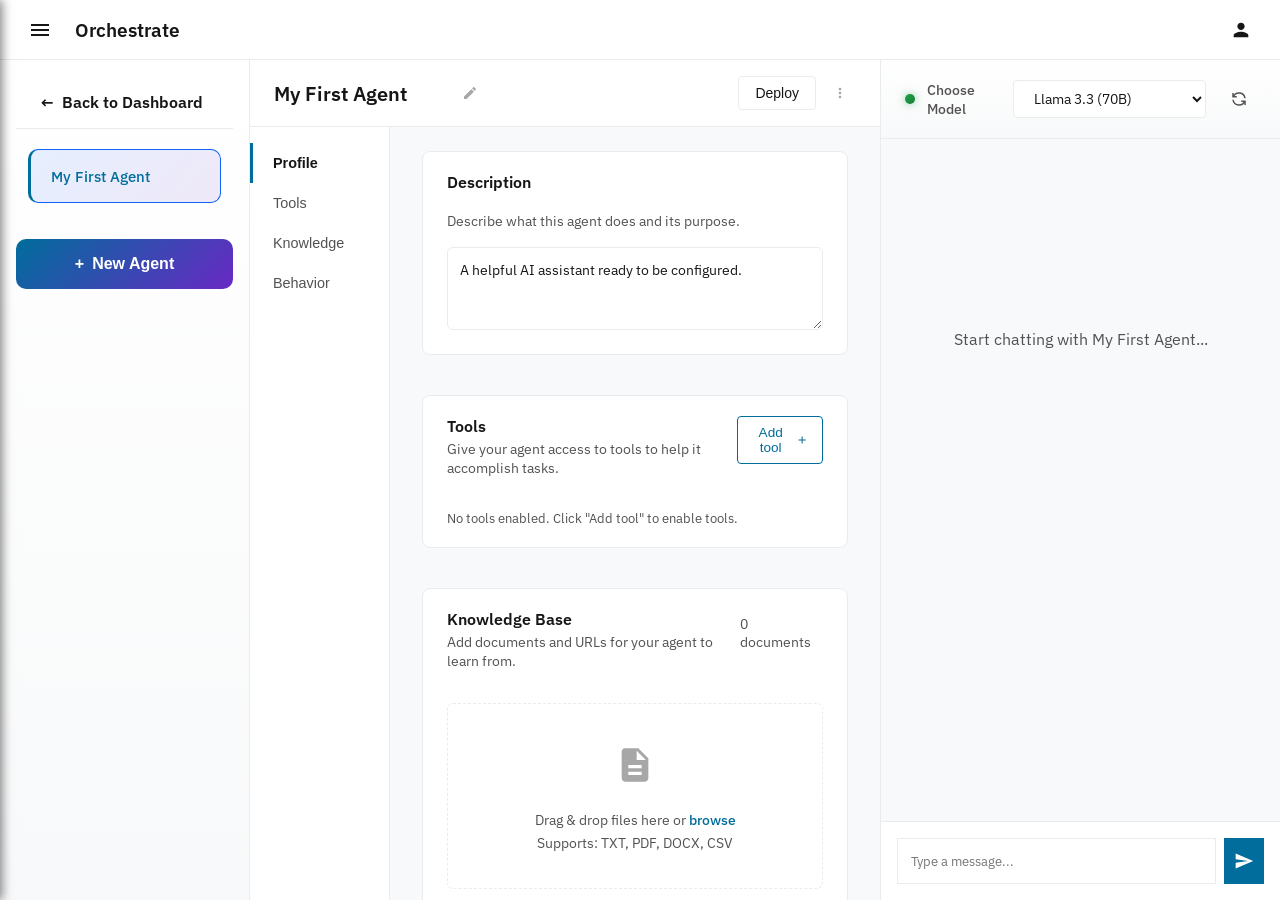
<file: frontend/orchestrator.html>
<!DOCTYPE html>
<html lang="en">

<head>
    <meta charset="UTF-8">
    <meta name="viewport" content="width=device-width, initial-scale=1.0">
    <title>Agent Orchestrator</title>
    <link rel="stylesheet" href="css/style.css?v=watsonx">
    <link href="https://fonts.googleapis.com/css2?family=IBM+Plex+Sans:wght@300;400;500;600&display=swap"
        rel="stylesheet">
</head>

<body>
    <div class="app-container">
        <!-- Global Sidebar -->
        <nav class="main-nav" id="main-nav">
            <div class="nav-header">
                AgentHub
            </div>
            <div class="nav-links">
                <a href="index.html" class="nav-item active">
                    Agents
                </a>
                <a href="chat.html" class="nav-item">
                    Chat
                </a>
                <a href="connections.html" class="nav-item">
                    Connections
                </a>
                <a href="tools.html" class="nav-item">
                    Tools
                </a>
                <a href="analytics.html" class="nav-item">
                    Analytics
                </a>
                <a href="integrations.html" class="nav-item">
                    Integrations
                </a>
            </div>
        </nav>

        <!-- Overlay -->
        <div class="sidebar-overlay" id="sidebar-overlay" onclick="toggleSidebar()"></div>

        <!-- Top Navbar -->
        <div class="top-navbar">
            <button class="hamburger-btn" onclick="toggleSidebar()">
                <svg viewBox="0 0 24 24" width="24" height="24" fill="currentColor">
                    <path d="M3 18h18v-2H3v2zm0-5h18v-2H3v2zm0-7v2h18V6H3z"></path>
                </svg>
            </button>
            <div class="navbar-title">Orchestrate</div>
            <div class="navbar-right">


                <!-- Profile Dropdown -->
                <div class="profile-dropdown" id="profile-dropdown">
                    <button class="profile-btn" onclick="toggleProfileMenu()" title="Profile" type="button">
                        <svg viewBox="0 0 24 24" width="22" height="22" fill="currentColor">
                            <path
                                d="M12 12c2.21 0 4-1.79 4-4s-1.79-4-4-4-4 1.79-4 4 1.79 4 4 4zm0 2c-2.67 0-8 1.34-8 4v2h16v-2c0-2.66-5.33-4-8-4z">
                            </path>
                        </svg>
                    </button>
                    <div class="profile-menu" id="profile-menu">
                        <div class="profile-menu-header">
                            <div class="profile-avatar">
                                <svg viewBox="0 0 24 24" width="32" height="32" fill="currentColor">
                                    <path
                                        d="M12 12c2.21 0 4-1.79 4-4s-1.79-4-4-4-4 1.79-4 4 1.79 4 4 4zm0 2c-2.67 0-8 1.34-8 4v2h16v-2c0-2.66-5.33-4-8-4z">
                                    </path>
                                </svg>
                            </div>
                            <div class="profile-info">
                                <span class="profile-name" id="profile-name">Guest User</span>
                                <span class="profile-email" id="profile-email">Not logged in</span>
                            </div>
                        </div>
                        <div class="profile-menu-divider"></div>
                        <a href="#" class="profile-menu-item" onclick="openSettingsPage()">
                            <svg viewBox="0 0 24 24" width="18" height="18" fill="currentColor">
                                <path
                                    d="M19.14 12.94c.04-.3.06-.61.06-.94 0-.32-.02-.64-.07-.94l2.03-1.58c.18-.14.23-.41.12-.61l-1.92-3.32c-.12-.22-.37-.29-.59-.22l-2.39.96c-.5-.38-1.03-.7-1.62-.94l-.36-2.54c-.04-.24-.24-.41-.48-.41h-3.84c-.24 0-.43.17-.47.41l-.36 2.54c-.59.24-1.13.57-1.62.94l-2.39-.96c-.22-.08-.47 0-.59.22L2.74 8.87c-.12.21-.08.47.12.61l2.03 1.58c-.05.3-.09.63-.09.94s.02.64.07.94l-2.03 1.58c-.18.14-.23.41-.12.61l1.92 3.32c.12.22.37.29.59.22l2.39-.96c.5.38 1.03.7 1.62.94l.36 2.54c.05.24.24.41.48.41h3.84c.24 0 .44-.17.47-.41l.36-2.54c.59-.24 1.13-.56 1.62-.94l2.39.96c.22.08.47 0 .59-.22l1.92-3.32c.12-.22.07-.47-.12-.61l-2.01-1.58zM12 15.6c-1.98 0-3.6-1.62-3.6-3.6s1.62-3.6 3.6-3.6 3.6 1.62 3.6 3.6-1.62 3.6-3.6 3.6z" />
                            </svg>
                            Settings
                        </a>
                        <a href="#" class="profile-menu-item" onclick="openRegionSelector()">
                            <svg viewBox="0 0 24 24" width="18" height="18" fill="currentColor">
                                <path
                                    d="M12 2C8.13 2 5 5.13 5 9c0 5.25 7 13 7 13s7-7.75 7-13c0-3.87-3.13-7-7-7zm0 9.5c-1.38 0-2.5-1.12-2.5-2.5s1.12-2.5 2.5-2.5 2.5 1.12 2.5 2.5-1.12 2.5-2.5 2.5z" />
                            </svg>
                            Region
                            <span class="menu-badge" id="current-region">US-East</span>
                        </a>
                        <a href="#" class="profile-menu-item" onclick="openApiKeys()">
                            <svg viewBox="0 0 24 24" width="18" height="18" fill="currentColor">
                                <path
                                    d="M12.65 10C11.83 7.67 9.61 6 7 6c-3.31 0-6 2.69-6 6s2.69 6 6 6c2.61 0 4.83-1.67 5.65-4H17v4h4v-4h2v-4H12.65zM7 14c-1.1 0-2-.9-2-2s.9-2 2-2 2 .9 2 2-.9 2-2 2z" />
                            </svg>
                            API Keys
                        </a>

                        <div class="profile-menu-divider"></div>
                        <a href="#" class="profile-menu-item logout" onclick="handleLogout()">
                            <svg viewBox="0 0 24 24" width="18" height="18" fill="currentColor">
                                <path
                                    d="M17 7l-1.41 1.41L18.17 11H8v2h10.17l-2.58 2.58L17 17l5-5zM4 5h8V3H4c-1.1 0-2 .9-2 2v14c0 1.1.9 2 2 2h8v-2H4V5z" />
                            </svg>
                            Logout
                        </a>
                    </div>
                </div>
            </div>
        </div>

        <!-- Orchestrator Content (Nested Grid) -->
        <div class="main-content">
            <div class="orchestrator-layout">
                <!-- Left Sidebar: Agent List -->
                <aside class="sidebar">
                    <div class="agent-list" id="agent-list">
                        <!-- Agents will be injected here -->
                    </div>
                    <button class="create-agent-btn" onclick="createNewAgent()">
                        <span>+</span> New Agent
                    </button>
                </aside>

                <!-- Center Panel: Agent Configuration - IBM Watsonx Style -->
                <main class="config-panel">
                    <!-- Agent Header with breadcrumb style -->
                    <div class="agent-header-bar">

                        <div class="editable-name-container">
                            <input type="text" id="agent-name-header" class="agent-name-input" placeholder="Agent Name"
                                onblur="saveNameFromHeader()" onkeypress="handleNameKeyPress(event)" maxlength="15"
                                oninput="checkNameLimit(this)">
                            <button class="edit-icon-btn" onclick="focusNameInput()">
                                <svg viewBox="0 0 24 24" width="16" height="16" fill="currentColor">
                                    <path
                                        d="M3 17.25V21h3.75L17.81 9.94l-3.75-3.75L3 17.25zM20.71 7.04c.39-.39.39-1.02 0-1.41l-2.34-2.34c-.39-.39-1.02-.39-1.41 0l-1.83 1.83 3.75 3.75 1.83-1.83z">
                                    </path>
                                </svg>
                            </button>
                            <span id="name-limit-msg" class="limit-msg">Max 15 chars</span>
                        </div>
                        <div class="agent-header-actions">
                            <button class="deploy-btn" onclick="saveAgentConfig(false)">
                                Deploy
                            </button>
                            <button class="delete-agent-btn" id="delete-agent-btn" onclick="deleteCurrentAgent(event)"
                                title="Delete Agent" type="button">
                                <svg viewBox="0 0 24 24" width="16" height="16" fill="currentColor">
                                    <path
                                        d="M12 8c1.1 0 2-.9 2-2s-.9-2-2-2-2 .9-2 2 .9 2 2 2zm0 2c-1.1 0-2 .9-2 2s.9 2 2 2 2-.9 2-2-.9-2-2-2zm0 6c-1.1 0-2 .9-2 2s.9 2 2 2 2-.9 2-2-.9-2-2-2z">
                                    </path>
                                </svg>
                            </button>
                        </div>
                    </div>

                    <!-- IBM Watsonx Style Layout: Vertical Tabs + Content -->
                    <div class="watsonx-layout">
                        <!-- Left Vertical Tabs -->
                        <nav class="config-tabs">
                            <button class="config-tab active" data-tab="profile" onclick="switchConfigTab('profile')">
                                Profile
                            </button>
                            <button class="config-tab" data-tab="tools" onclick="switchConfigTab('tools')">
                                Tools
                            </button>
                            <button class="config-tab" data-tab="knowledge" onclick="switchConfigTab('knowledge')">
                                Knowledge
                            </button>
                            <button class="config-tab" data-tab="behavior" onclick="switchConfigTab('behavior')">
                                Behavior
                            </button>
                        </nav>

                        <!-- Tab Content Panels -->
                        <div class="config-content">

                            <!-- Profile Tab -->
                            <section class="tab-panel active" id="tab-profile">
                                <div class="section-block">
                                    <div class="section-header-row">
                                        <h3>Description</h3>
                                    </div>
                                    <p class="section-hint">Describe what this agent does and its purpose.</p>
                                    <textarea id="agent-desc" rows="3" placeholder="What does this agent do?"
                                        oninput="autoSaveAgentConfig()"></textarea>
                                </div>
                            </section>

                            <!-- Tools Tab -->
                            <section class="tab-panel" id="tab-tools">
                                <div class="section-block">
                                    <div class="section-header-row">
                                        <div>
                                            <h3>Tools</h3>
                                            <p class="section-hint">Give your agent access to tools to help it
                                                accomplish tasks.</p>
                                        </div>
                                        <button class="add-item-btn" onclick="openAddToolModal()">
                                            Add tool
                                            <svg viewBox="0 0 24 24" width="16" height="16" fill="currentColor">
                                                <path d="M19 13h-6v6h-2v-6H5v-2h6V5h2v6h6v2z" />
                                            </svg>
                                        </button>
                                    </div>

                                    <!-- Tool List -->
                                    <div class="tool-list" id="tool-list">
                                        <!-- Tools will be injected here -->
                                    </div>
                                </div>
                            </section>

                            <!-- Knowledge Tab -->
                            <section class="tab-panel" id="tab-knowledge">
                                <div class="section-block">
                                    <div class="section-header-row">
                                        <div>
                                            <h3>Knowledge Base</h3>
                                            <p class="section-hint">Add documents and URLs for your agent to learn from.
                                            </p>
                                        </div>
                                        <span class="item-count" id="doc-count">0 documents</span>
                                    </div>

                                    <!-- Upload Area -->
                                    <div class="upload-area" id="upload-area"
                                        onclick="document.getElementById('file-input').click()"
                                        ondragover="handleDragOver(event)" ondrop="handleDrop(event)"
                                        ondragleave="handleDragLeave(event)">
                                        <input type="file" id="file-input" accept=".txt,.pdf,.docx,.doc,.csv" multiple
                                            hidden onchange="handleFileSelect(event)">
                                        <div class="upload-icon">
                                            <svg viewBox="0 0 24 24" width="40" height="40" fill="currentColor">
                                                <path
                                                    d="M14 2H6c-1.1 0-1.99.9-1.99 2L4 20c0 1.1.89 2 1.99 2H18c1.1 0 2-.9 2-2V8l-6-6zm2 16H8v-2h8v2zm0-4H8v-2h8v2zm-3-5V3.5L18.5 9H13z" />
                                            </svg>
                                        </div>
                                        <p>Drag & drop files here or <span class="upload-link">browse</span></p>
                                        <p class="hint">Supports: TXT, PDF, DOCX, CSV</p>
                                    </div>

                                    <!-- URL Input -->
                                    <div class="url-input-group">
                                        <input type="url" id="url-input"
                                            placeholder="https://example.com/page-to-learn-from"
                                            onkeypress="if(event.key==='Enter') addUrl()">
                                        <button class="add-item-btn inline" onclick="addUrl()">
                                            Add URL
                                            <svg viewBox="0 0 24 24" width="16" height="16" fill="currentColor">
                                                <path d="M19 13h-6v6h-2v-6H5v-2h6V5h2v6h6v2z" />
                                            </svg>
                                        </button>
                                    </div>

                                    <!-- Document List -->
                                    <div class="document-list" id="document-list">
                                        <!-- Documents will be rendered here -->
                                    </div>
                                </div>
                            </section>

                            <!-- Behavior Tab -->
                            <section class="tab-panel" id="tab-behavior">
                                <div class="section-block">
                                    <div class="section-header-row">
                                        <h3>System Prompt</h3>
                                    </div>
                                    <p class="section-hint">Define the personality, rules, and behavior for this agent.
                                    </p>
                                    <textarea id="agent-prompt" rows="8"
                                        placeholder="You are a helpful assistant who..."
                                        oninput="autoSaveAgentConfig()"></textarea>
                                </div>
                            </section>

                        </div>
                    </div>
                </main>

                <!-- Right Sidebar: Chat -->
                <aside class="chat-panel">
                    <div class="chat-header">
                        <div class="chat-header-left">
                            <div class="status-dot"></div>
                            <h3>Choose Model</h3>
                        </div>
                        <div class="chat-header-right">
                            <select id="model-select" class="model-select">
                                <option value="llama-3.3-70b-versatile">Llama 3.3 (70B)</option>
                                <option value="llama-3.1-8b-instant">Llama 3.1 (8B Instant)</option>
                            </select>
                            <button class="refresh-btn" onclick="resetChat()" title="Reset Chat">
                                <svg viewBox="0 0 24 24" width="18" height="18" fill="none" stroke="currentColor"
                                    stroke-width="2">
                                    <path
                                        d="M4 4v5h.582m15.356 2A8.001 8.001 0 004.582 9m0 0H9m11 11v-5h-.581m0 0a8.003 8.003 0 01-15.357-2m15.357 2H15">
                                    </path>
                                </svg>
                            </button>
                        </div>
                    </div>

                    <div class="chat-history" id="chat-history">
                        <div class="empty-state">
                            Select or create an agent to start chatting.
                        </div>
                    </div>

                    <div class="chat-input-area">
                        <input type="text" id="user-input" placeholder="Type a message..."
                            onkeypress="handleKeyPress(event)" disabled>
                        <button id="send-btn" onclick="sendMessage()" disabled>
                            <svg viewBox="0 0 24 24" width="20" height="20" fill="currentColor">
                                <path d="M2.01 21L23 12 2.01 3 2 10l15 2-15 2z"></path>
                            </svg>
                        </button>
                    </div>
                </aside>
            </div> <!-- End orchestrator-layout -->

            <div id="toast" class="toast">Agent configuration saved!</div>

            <!-- Delete Confirmation Modal -->
            <div id="delete-modal" class="modal-overlay" style="display:none;">
                <div class="modal-dialog">
                    <h3>Delete Agent</h3>
                    <p id="delete-modal-message">Are you sure you want to delete this agent?</p>
                    <p class="modal-warning">This will also delete all documents in its knowledge base.</p>
                    <div class="modal-buttons">
                        <button class="modal-btn modal-btn-cancel" onclick="closeDeleteModal()">Cancel</button>
                        <button class="modal-btn modal-btn-delete" onclick="confirmDeleteAgent()">Delete</button>
                    </div>
                </div>
            </div>

            <!-- Remove Tool Confirmation Modal -->
            <div id="remove-tool-modal" class="modal-overlay" style="display:none;">
                <div class="modal-dialog">
                    <h3>Remove Tool</h3>
                    <p id="remove-tool-message">Are you sure you want to remove this tool?</p>
                    <div class="modal-buttons">
                        <button class="modal-btn modal-btn-cancel" onclick="closeRemoveToolModal()">Cancel</button>
                        <button class="modal-btn modal-btn-delete" onclick="confirmRemoveTool()">Remove</button>
                    </div>
                </div>
            </div>

            <!-- Shared Modals injected by js/modals.js -->
            <script src="js/modals.js"></script>

            <!-- Add Tool Modal -->
            <div class="modal-overlay" id="add-tool-modal" onclick="closeAddToolModal(event)">
                <div class="modal-content" style="max-width: 600px;" onclick="event.stopPropagation()">
                    <div class="modal-header">
                        <h3>Add Tool to Agent</h3>
                        <button class="modal-close" onclick="closeAddToolModal()">
                            <svg viewBox="0 0 24 24" width="20" height="20" fill="currentColor">
                                <path
                                    d="M19 6.41L17.59 5 12 10.59 6.41 5 5 6.41 10.59 12 5 17.59 6.41 19 12 13.41 17.59 19 19 17.59 13.41 12z" />
                            </svg>
                        </button>
                    </div>
                    <div class="modal-body">
                        <p style="color: var(--text-secondary); margin-bottom: 20px;">
                            Select a tool to add to this agent.
                        </p>
                        <div class="tool-list-modal" id="available-tools-list">
                            <!-- Available tools will be injected here -->
                        </div>
                    </div>
                    <div class="modal-footer"
                        style="padding: 16px 24px; border-top: 1px solid var(--border-color); display: flex; justify-content: flex-end;">
                        <button class="btn-secondary"
                            onclick="window.location.href='tools.html?agent=' + currentAgentId">
                            Browse Full Catalog
                        </button>
                    </div>
                </div>
            </div>

            <!-- Template Picker Modal -->
            <div class="modal-overlay" id="template-modal" onclick="closeTemplateModal(event)">
                <div class="modal-content" style="max-width: 700px;" onclick="event.stopPropagation()">
                    <div class="modal-header">
                        <h3>Create New Agent</h3>
                        <button class="modal-close" onclick="closeTemplateModal()">
                            <svg viewBox="0 0 24 24" width="20" height="20" fill="currentColor">
                                <path
                                    d="M19 6.41L17.59 5 12 10.59 6.41 5 5 6.41 10.59 12 5 17.59 6.41 19 12 13.41 17.59 19 19 17.59 13.41 12z" />
                            </svg>
                        </button>
                    </div>
                    <div class="modal-body">
                        <p style="color: var(--text-secondary); margin-bottom: 20px;">
                            Start from scratch or choose a template to get started quickly.
                        </p>
                        <div class="template-grid" id="template-grid">
                            <!-- Blank Agent Card -->
                            <div class="template-card" onclick="createBlankAgent()">
                                <div class="template-icon">
                                    <svg viewBox="0 0 24 24" width="32" height="32" fill="currentColor">
                                        <path d="M19 13h-6v6h-2v-6H5v-2h6V5h2v6h6v2z" />
                                    </svg>
                                </div>
                                <div class="template-info">
                                    <h4>Blank Agent</h4>
                                    <p>Start from scratch with a clean slate</p>
                                </div>
                            </div>
                            <!-- Templates will be loaded here -->
                        </div>
                    </div>
                </div>
            </div>

            <script src="js/script.js?v=18"></script>
            <script>
                // Ensure the global handler is defined
                if (typeof window.handleToolRemove !== 'function') {
                    window.handleToolRemove = function (toolId) {
                        console.log('Inline handleToolRemove called:', toolId);
                        if (typeof removeTool === 'function') {
                            removeTool(toolId);
                        } else {
                            alert('removeTool function not found. Tool ID: ' + toolId);
                        }
                    };
                }
                console.log('Tool removal handler ready:', typeof window.handleToolRemove);
            </script>
        </div> <!-- End main-content -->
    </div> <!-- End app-container -->
</body>

</html>
</file>
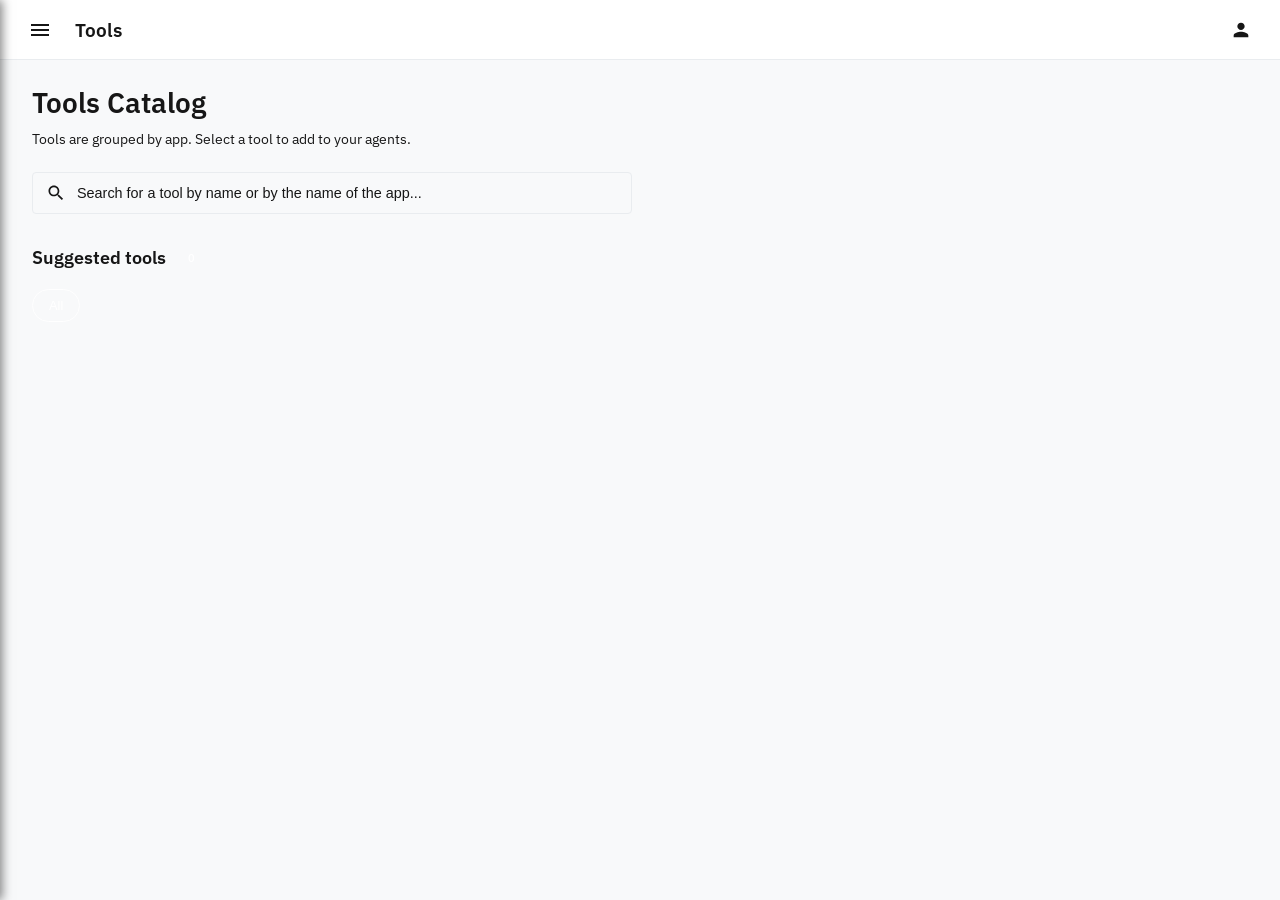
<file: frontend/tools.html>
<!DOCTYPE html>
<html lang="en">

<head>
    <meta charset="UTF-8">
    <meta name="viewport" content="width=device-width, initial-scale=1.0">
    <title>Tools - AgentHub</title>
    <link rel="stylesheet" href="css/style.css?v=watsonx">
    <link href="https://fonts.googleapis.com/css2?family=IBM+Plex+Sans:wght@300;400;500;600&display=swap"
        rel="stylesheet">
</head>

<body>
    <div class="app-container">
        <!-- Global Sidebar -->
        <nav class="main-nav" id="main-nav">
            <div class="nav-header">
                AgentHub
            </div>
            <div class="nav-links">
                <a href="index.html" class="nav-item">
                    Agents
                </a>
                <a href="chat.html" class="nav-item">
                    Chat
                </a>
                <a href="connections.html" class="nav-item">
                    Connections
                </a>
                <a href="tools.html" class="nav-item active">
                    Tools
                </a>
                <a href="analytics.html" class="nav-item">
                    Analytics
                </a>
                <a href="integrations.html" class="nav-item">
                    Integrations
                </a>
            </div>
        </nav>

        <!-- Overlay -->
        <div class="sidebar-overlay" id="sidebar-overlay" onclick="toggleSidebar()"></div>

        <!-- Top Navbar -->
        <div class="top-navbar">
            <button class="hamburger-btn" onclick="toggleSidebar()">
                <svg viewBox="0 0 24 24" width="24" height="24" fill="currentColor">
                    <path d="M3 18h18v-2H3v2zm0-5h18v-2H3v2zm0-7v2h18V6H3z"></path>
                </svg>
            </button>
            <div class="navbar-title">Tools</div>
            <div class="navbar-right">
                <div class="profile-dropdown" id="profile-dropdown">
                    <button class="profile-btn" onclick="toggleProfileMenu()" title="Profile" type="button">
                        <svg viewBox="0 0 24 24" width="22" height="22" fill="currentColor">
                            <path
                                d="M12 12c2.21 0 4-1.79 4-4s-1.79-4-4-4-4 1.79-4 4 1.79 4 4 4zm0 2c-2.67 0-8 1.34-8 4v2h16v-2c0-2.66-5.33-4-8-4z">
                            </path>
                        </svg>
                    </button>
                </div>
            </div>
        </div>

        <!-- Main Content -->
        <div class="main-content">
            <div class="tools-page">
                <!-- Page Header -->
                <div class="page-title-section">
                    <h1>Tools Catalog</h1>
                    <p class="page-subtitle">Tools are grouped by app. Select a tool to add to your agents.</p>
                </div>

                <!-- Search Bar -->
                <div class="search-container">
                    <svg class="search-icon" viewBox="0 0 24 24" width="20" height="20" fill="currentColor">
                        <path
                            d="M15.5 14h-.79l-.28-.27C15.41 12.59 16 11.11 16 9.5 16 5.91 13.09 3 9.5 3S3 5.91 3 9.5 5.91 16 9.5 16c1.61 0 3.09-.59 4.23-1.57l.27.28v.79l5 4.99L20.49 19l-4.99-5zm-6 0C7.01 14 5 11.99 5 9.5S7.01 5 9.5 5 14 7.01 14 9.5 11.99 14 9.5 14z" />
                    </svg>
                    <input type="text" id="tool-search"
                        placeholder="Search for a tool by name or by the name of the app..." oninput="filterTools()">
                </div>

                <!-- Tools Section -->
                <section class="content-section">
                    <div class="section-title-row">
                        <h2>Suggested tools</h2>
                        <span class="count-badge" id="tool-count">0</span>
                    </div>

                    <!-- Category Filter -->
                    <div class="filter-pills" id="category-pills">
                        <button class="filter-pill active" data-category="all"
                            onclick="filterByCategory('all', this)">All</button>
                    </div>

                    <div id="tools-grid" class="cards-grid">
                        <div class="loading-indicator">Loading tools...</div>
                    </div>
                </section>
            </div>
        </div>
    </div>

    <!-- Tool Detail Modal -->
    <div id="tool-modal" class="modal-overlay">
        <div class="modal-box modal-lg">
            <div class="modal-header">
                <h2 id="tool-modal-title">Tool Details</h2>
                <button class="close-btn" onclick="closeToolModal()">&times;</button>
            </div>
            <div class="modal-body">
                <!-- Tool Header -->
                <div class="tool-header-block">
                    <div class="tool-icon" id="tool-modal-icon">🔧</div>
                    <div class="tool-info">
                        <h3 id="tool-modal-name">Tool Name</h3>
                        <p id="tool-modal-desc">Tool description</p>
                        <div class="tool-tags">
                            <span class="tool-tag category" id="tool-modal-category">Category</span>
                            <span class="tool-tag source" id="tool-modal-source">Source</span>
                        </div>
                    </div>
                </div>

                <!-- Connection Status -->
                <div class="tool-section" id="tool-connection-section">
                    <h4>Required Connection</h4>
                    <div id="tool-connection-status"></div>
                </div>

                <!-- Parameters -->
                <div class="tool-section">
                    <h4>Parameters</h4>
                    <div id="tool-parameters"></div>
                </div>
            </div>
            <div class="modal-actions">
                <button type="button" class="btn-secondary" onclick="closeToolModal()">Close</button>
                <button type="button" class="btn-primary" id="add-tool-btn" onclick="addToolToAgent()">Add to
                    Agent</button>
            </div>
        </div>
    </div>

    <script>
        // Sidebar toggle function
        function toggleSidebar() {
            document.getElementById('main-nav').classList.toggle('open');
            document.getElementById('sidebar-overlay').classList.toggle('show');
        }

        const API_BASE = 'http://localhost:8000';
        let allTools = [];
        let connectionTypes = [];
        let myConnections = [];
        let currentCategory = 'all';
        let selectedTool = null;

        document.addEventListener('DOMContentLoaded', () => {
            loadTools();
            loadConnections();
        });

        async function loadTools() {
            try {
                const response = await fetch(`${API_BASE}/tools/catalog`);
                const data = await response.json();

                if (data.success) {
                    allTools = data.tools;
                    document.getElementById('tool-count').textContent = allTools.length;
                    buildCategoryPills();
                    renderTools();
                }
            } catch (error) {
                console.error('Failed to load tools:', error);
                document.getElementById('tools-grid').innerHTML =
                    '<div class="empty-state">Failed to load tools. Is the backend running?</div>';
            }
        }

        async function loadConnections() {
            try {
                const typesRes = await fetch(`${API_BASE}/connection-types`);
                const typesData = await typesRes.json();
                if (typesData.success) {
                    connectionTypes = typesData.connection_types;
                }

                const token = localStorage.getItem('auth_token');
                const headers = token ? { 'Authorization': `Bearer ${token}` } : {};

                const connRes = await fetch(`${API_BASE}/connections`, { headers });
                const connData = await connRes.json();
                if (connData.success) {
                    myConnections = connData.connections;
                }
            } catch (error) {
                console.error('Failed to load connections:', error);
            }
        }

        function buildCategoryPills() {
            const categories = [...new Set(allTools.map(t => t.category))];
            const pillsContainer = document.getElementById('category-pills');

            let html = '<button class="filter-pill active" data-category="all" onclick="filterByCategory(\'all\', this)">All</button>';

            categories.forEach(cat => {
                const label = cat.charAt(0).toUpperCase() + cat.slice(1);
                html += `<button class="filter-pill" data-category="${cat}" onclick="filterByCategory('${cat}', this)">${label}</button>`;
            });

            pillsContainer.innerHTML = html;
        }

        function renderTools() {
            const grid = document.getElementById('tools-grid');
            const searchTerm = document.getElementById('tool-search').value.toLowerCase();

            let filtered = allTools;

            if (currentCategory !== 'all') {
                filtered = filtered.filter(t => t.category === currentCategory);
            }

            if (searchTerm) {
                filtered = filtered.filter(t =>
                    t.name.toLowerCase().includes(searchTerm) ||
                    t.description.toLowerCase().includes(searchTerm) ||
                    t.category.toLowerCase().includes(searchTerm)
                );
            }

            document.getElementById('tool-count').textContent = filtered.length;

            if (filtered.length === 0) {
                grid.innerHTML = '<div class="empty-state">No tools found</div>';
                return;
            }

            grid.innerHTML = filtered.map(tool => {
                const hasConnection = !tool.connection_type ||
                    myConnections.some(c => c.connection_type === tool.connection_type);

                const connectionStatus = tool.connection_type
                    ? (hasConnection
                        ? '<span class="conn-status connected">Connected</span>'
                        : '<span class="conn-status needs-setup">Needs setup</span>')
                    : '';

                return `
                    <div class="tool-card" onclick="openToolModal('${tool.id}')">
                        <div class="tool-card-top">
                            <h3>${tool.name}</h3>
                            <span class="category-tag">${tool.category}</span>
                        </div>
                        <div class="tool-card-icon">${tool.icon}</div>
                        <p class="tool-card-desc">${tool.description}</p>
                        <div class="tool-card-bottom">
                            <div class="tool-meta">
                                <span class="source-label">${tool.source === 'python' ? 'Python' : 'MCP'}</span>
                                ${connectionStatus}
                            </div>
                            <span class="add-link" onclick="event.stopPropagation(); openToolModal('${tool.id}')">Add skill +</span>
                        </div>
                    </div>
                `;
            }).join('');
        }

        function filterByCategory(category, element) {
            currentCategory = category;
            document.querySelectorAll('.filter-pill').forEach(pill => pill.classList.remove('active'));
            if (element) element.classList.add('active');
            renderTools();
        }

        function filterTools() {
            renderTools();
        }

        function openToolModal(toolId) {
            const tool = allTools.find(t => t.id === toolId);
            if (!tool) return;

            selectedTool = tool;

            document.getElementById('tool-modal-title').textContent = tool.name;
            document.getElementById('tool-modal-icon').textContent = tool.icon;
            document.getElementById('tool-modal-name').textContent = tool.name;
            document.getElementById('tool-modal-desc').textContent = tool.description;
            document.getElementById('tool-modal-category').textContent = tool.category;
            document.getElementById('tool-modal-source').textContent = tool.source === 'python' ? 'Python' : 'MCP';

            const connSection = document.getElementById('tool-connection-section');
            const connStatus = document.getElementById('tool-connection-status');

            if (tool.connection_type) {
                connSection.style.display = 'block';
                const connType = connectionTypes.find(ct => ct.id === tool.connection_type);
                const userConn = myConnections.find(c => c.connection_type === tool.connection_type);

                if (userConn) {
                    connStatus.innerHTML = `
                        <div class="conn-status-card connected">
                            <span class="status-icon">✓</span>
                            <div class="status-info">
                                <strong>${userConn.name}</strong>
                                <p>Connected to ${connType?.name || tool.connection_type}</p>
                            </div>
                        </div>
                    `;
                } else {
                    connStatus.innerHTML = `
                        <div class="conn-status-card needs-setup">
                            <span class="status-icon">!</span>
                            <div class="status-info">
                                <strong>Connection Required</strong>
                                <p>This tool requires a ${connType?.name || tool.connection_type} connection</p>
                            </div>
                            <a href="connections.html" class="configure-link">Configure Connection</a>
                        </div>
                    `;
                }
            } else {
                connSection.style.display = 'none';
            }

            const paramsDiv = document.getElementById('tool-parameters');
            const params = tool.parameters;

            if (Array.isArray(params) && params.length > 0) {
                paramsDiv.innerHTML = `
                    <table class="params-table">
                        <thead>
                            <tr><th>Name</th><th>Type</th><th>Required</th><th>Default</th></tr>
                        </thead>
                        <tbody>
                            ${params.map(p => `
                                <tr>
                                    <td><code>${p.name}</code></td>
                                    <td>${p.type}</td>
                                    <td>${p.required ? '✓' : '-'}</td>
                                    <td>${p.default !== null ? p.default : '-'}</td>
                                </tr>
                            `).join('')}
                        </tbody>
                    </table>
                `;
            } else if (typeof params === 'object' && params.properties) {
                const props = Object.entries(params.properties || {});
                const required = params.required || [];

                paramsDiv.innerHTML = `
                    <table class="params-table">
                        <thead>
                            <tr><th>Name</th><th>Type</th><th>Required</th></tr>
                        </thead>
                        <tbody>
                            ${props.map(([name, info]) => `
                                <tr>
                                    <td><code>${name}</code></td>
                                    <td>${info.type || 'any'}</td>
                                    <td>${required.includes(name) ? '✓' : '-'}</td>
                                </tr>
                            `).join('')}
                        </tbody>
                    </table>
                `;
            } else {
                paramsDiv.innerHTML = '<p class="no-params">No parameters required</p>';
            }

            document.getElementById('tool-modal').classList.add('active');
        }

        function closeToolModal() {
            document.getElementById('tool-modal').classList.remove('active');
            selectedTool = null;
        }

        function addToolToAgent() {
            if (!selectedTool) return;

            if (selectedTool.connection_type) {
                const hasConn = myConnections.some(c => c.connection_type === selectedTool.connection_type);
                if (!hasConn) {
                    if (confirm('This tool requires a connection. Configure now?')) {
                        window.location.href = 'connections.html';
                        return;
                    }
                }
            }

            alert(`Tool "${selectedTool.name}" ready to add. Go to Agents page to configure.`);
            closeToolModal();
        }
    </script>

    <style>
        /* Tools Page Specific Styles - Matching Dark Theme */
        .tools-page {
            padding: 24px 32px;
            max-width: 1400px;
        }

        .page-title-section {
            margin-bottom: 24px;
        }

        .page-title-section h1 {
            font-size: 1.75rem;
            font-weight: 600;
            margin: 0 0 8px;
            color: var(--text-primary);
        }

        .page-subtitle {
            color: var(--text-muted);
            font-size: 0.9rem;
            margin: 0;
        }

        .search-container {
            position: relative;
            margin-bottom: 32px;
            max-width: 600px;
        }

        .search-container .search-icon {
            position: absolute;
            left: 14px;
            top: 50%;
            transform: translateY(-50%);
            color: var(--text-muted);
        }

        .search-container input {
            width: 100%;
            padding: 12px 16px 12px 44px;
            background: var(--card-bg);
            border: 1px solid var(--border-color);
            border-radius: 4px;
            font-size: 0.9rem;
            color: var(--text-primary);
        }

        .search-container input:focus {
            outline: none;
            border-color: var(--accent-blue);
        }

        .search-container input::placeholder {
            color: var(--text-muted);
        }

        .content-section {
            margin-bottom: 40px;
        }

        .section-title-row {
            display: flex;
            align-items: center;
            gap: 12px;
            margin-bottom: 20px;
        }

        .section-title-row h2 {
            font-size: 1.1rem;
            font-weight: 600;
            margin: 0;
            color: var(--text-primary);
        }

        .count-badge {
            background: var(--accent-blue);
            color: white;
            font-size: 0.7rem;
            padding: 2px 10px;
            border-radius: 12px;
            font-weight: 500;
        }

        .filter-pills {
            display: flex;
            gap: 8px;
            flex-wrap: wrap;
            margin-bottom: 24px;
        }

        .filter-pill {
            background: var(--card-bg);
            border: 1px solid var(--border-color);
            padding: 8px 16px;
            border-radius: 20px;
            font-size: 0.8rem;
            cursor: pointer;
            color: var(--text-muted);
            transition: all 0.15s;
        }

        .filter-pill:hover {
            border-color: var(--accent-blue);
            color: var(--accent-blue);
        }

        .filter-pill.active {
            background: var(--accent-blue);
            border-color: var(--accent-blue);
            color: white;
        }

        .cards-grid {
            display: grid;
            grid-template-columns: repeat(auto-fill, minmax(280px, 1fr));
            gap: 16px;
        }

        .tool-card {
            background: var(--card-bg);
            border: 1px solid var(--border-color);
            border-radius: 8px;
            padding: 20px;
            cursor: pointer;
            transition: border-color 0.15s, box-shadow 0.15s;
        }

        .tool-card:hover {
            border-color: var(--accent-blue);
            box-shadow: 0 4px 16px rgba(0, 0, 0, 0.2);
        }

        .tool-card-top {
            display: flex;
            justify-content: space-between;
            align-items: flex-start;
            margin-bottom: 12px;
        }

        .tool-card-top h3 {
            font-size: 0.95rem;
            font-weight: 600;
            margin: 0;
            color: var(--text-primary);
        }

        .category-tag {
            font-size: 0.65rem;
            text-transform: uppercase;
            background: rgba(255, 255, 255, 0.1);
            padding: 3px 8px;
            border-radius: 3px;
            color: var(--text-muted);
            font-weight: 500;
        }

        .tool-card-icon {
            font-size: 2rem;
            margin-bottom: 12px;
        }

        .tool-card-desc {
            font-size: 0.8rem;
            color: var(--text-muted);
            margin: 0 0 16px;
            line-height: 1.4;
            min-height: 36px;
        }

        .tool-card-bottom {
            display: flex;
            justify-content: space-between;
            align-items: center;
            padding-top: 12px;
            border-top: 1px solid var(--border-color);
        }

        .tool-meta {
            display: flex;
            align-items: center;
            gap: 8px;
        }

        .source-label {
            font-size: 0.7rem;
            color: var(--text-muted);
        }

        .conn-status {
            font-size: 0.65rem;
            padding: 2px 8px;
            border-radius: 3px;
            font-weight: 500;
        }

        .conn-status.connected {
            background: rgba(16, 185, 129, 0.15);
            color: var(--success-green);
        }

        .conn-status.needs-setup {
            background: rgba(245, 158, 11, 0.15);
            color: #f59e0b;
        }

        .add-link {
            font-size: 0.8rem;
            color: var(--accent-blue);
            font-weight: 500;
            cursor: pointer;
        }

        .add-link:hover {
            text-decoration: underline;
        }

        .empty-state {
            grid-column: 1 / -1;
            text-align: center;
            padding: 60px 20px;
            color: var(--text-muted);
        }

        .loading-indicator {
            grid-column: 1 / -1;
            text-align: center;
            padding: 40px;
            color: var(--text-muted);
        }

        /* Modal Styles */
        .modal-overlay {
            position: fixed;
            top: 0;
            left: 0;
            width: 100%;
            height: 100%;
            background: rgba(0, 0, 0, 0.7);
            display: none;
            justify-content: center;
            align-items: center;
            z-index: 1000;
            padding: 20px;
        }

        .modal-overlay.active {
            display: flex;
        }

        .modal-box {
            background: var(--card-bg);
            border-radius: 8px;
            width: 100%;
            max-width: 520px;
            max-height: 85vh;
            overflow-y: auto;
            border: 1px solid var(--border-color);
        }

        .modal-box.modal-lg {
            max-width: 600px;
        }

        .modal-header {
            display: flex;
            justify-content: space-between;
            align-items: center;
            padding: 20px 24px;
            border-bottom: 1px solid var(--border-color);
        }

        .modal-header h2 {
            margin: 0;
            font-size: 1.1rem;
            font-weight: 600;
            color: var(--text-primary);
        }

        .close-btn {
            background: none;
            border: none;
            font-size: 1.5rem;
            color: var(--text-muted);
            cursor: pointer;
            line-height: 1;
        }

        .close-btn:hover {
            color: var(--text-primary);
        }

        .modal-body {
            padding: 24px;
        }

        .tool-header-block {
            display: flex;
            align-items: flex-start;
            gap: 16px;
            padding: 16px;
            background: rgba(59, 130, 246, 0.1);
            border-radius: 8px;
            margin-bottom: 24px;
        }

        .tool-icon {
            font-size: 2.5rem;
        }

        .tool-info h3 {
            margin: 0 0 6px;
            font-size: 1rem;
            font-weight: 600;
            color: var(--text-primary);
        }

        .tool-info p {
            margin: 0 0 10px;
            font-size: 0.8rem;
            color: var(--text-muted);
        }

        .tool-tags {
            display: flex;
            gap: 8px;
        }

        .tool-tag {
            font-size: 0.65rem;
            padding: 3px 8px;
            border-radius: 3px;
            font-weight: 500;
        }

        .tool-tag.category {
            background: rgba(255, 255, 255, 0.1);
            color: var(--text-muted);
            text-transform: uppercase;
        }

        .tool-tag.source {
            background: rgba(59, 130, 246, 0.15);
            color: var(--accent-blue);
        }

        .tool-section {
            margin-bottom: 24px;
        }

        .tool-section h4 {
            font-size: 0.8rem;
            font-weight: 600;
            margin: 0 0 12px;
            color: var(--text-muted);
            text-transform: uppercase;
            letter-spacing: 0.5px;
        }

        .conn-status-card {
            display: flex;
            align-items: center;
            gap: 12px;
            padding: 14px 16px;
            border-radius: 6px;
            border: 1px solid var(--border-color);
        }

        .conn-status-card.connected {
            border-color: var(--success-green);
            background: rgba(16, 185, 129, 0.05);
        }

        .conn-status-card.needs-setup {
            border-color: #f59e0b;
            background: rgba(245, 158, 11, 0.05);
        }

        .status-icon {
            width: 28px;
            height: 28px;
            border-radius: 50%;
            display: flex;
            align-items: center;
            justify-content: center;
            font-size: 0.85rem;
            font-weight: 600;
        }

        .conn-status-card.connected .status-icon {
            background: var(--success-green);
            color: white;
        }

        .conn-status-card.needs-setup .status-icon {
            background: #f59e0b;
            color: white;
        }

        .status-info {
            flex: 1;
        }

        .status-info strong {
            display: block;
            font-size: 0.85rem;
            margin-bottom: 2px;
            color: var(--text-primary);
        }

        .status-info p {
            margin: 0;
            font-size: 0.75rem;
            color: var(--text-muted);
        }

        .configure-link {
            font-size: 0.8rem;
            color: var(--accent-blue);
            font-weight: 500;
            text-decoration: none;
        }

        .configure-link:hover {
            text-decoration: underline;
        }

        .params-table {
            width: 100%;
            border-collapse: collapse;
            font-size: 0.8rem;
        }

        .params-table th,
        .params-table td {
            padding: 10px 12px;
            text-align: left;
            border-bottom: 1px solid var(--border-color);
        }

        .params-table th {
            font-weight: 600;
            color: var(--text-muted);
            font-size: 0.7rem;
            text-transform: uppercase;
        }

        .params-table code {
            background: rgba(255, 255, 255, 0.1);
            padding: 2px 6px;
            border-radius: 3px;
            font-family: 'SF Mono', 'Monaco', monospace;
            font-size: 0.75rem;
        }

        .no-params {
            color: var(--text-muted);
            font-size: 0.85rem;
        }

        .modal-actions {
            display: flex;
            justify-content: flex-end;
            gap: 12px;
            padding: 16px 24px;
            border-top: 1px solid var(--border-color);
        }

        .btn-primary,
        .btn-secondary {
            padding: 10px 20px;
            border-radius: 4px;
            font-size: 0.85rem;
            font-weight: 500;
            cursor: pointer;
            transition: opacity 0.15s;
        }

        .btn-primary {
            background: var(--accent-blue);
            color: white;
            border: none;
        }

        .btn-primary:hover {
            opacity: 0.9;
        }

        .btn-secondary {
            background: transparent;
            color: var(--text-primary);
            border: 1px solid var(--border-color);
        }

        .btn-secondary:hover {
            border-color: var(--text-muted);
        }
    </style>
</body>

</html>
</file>
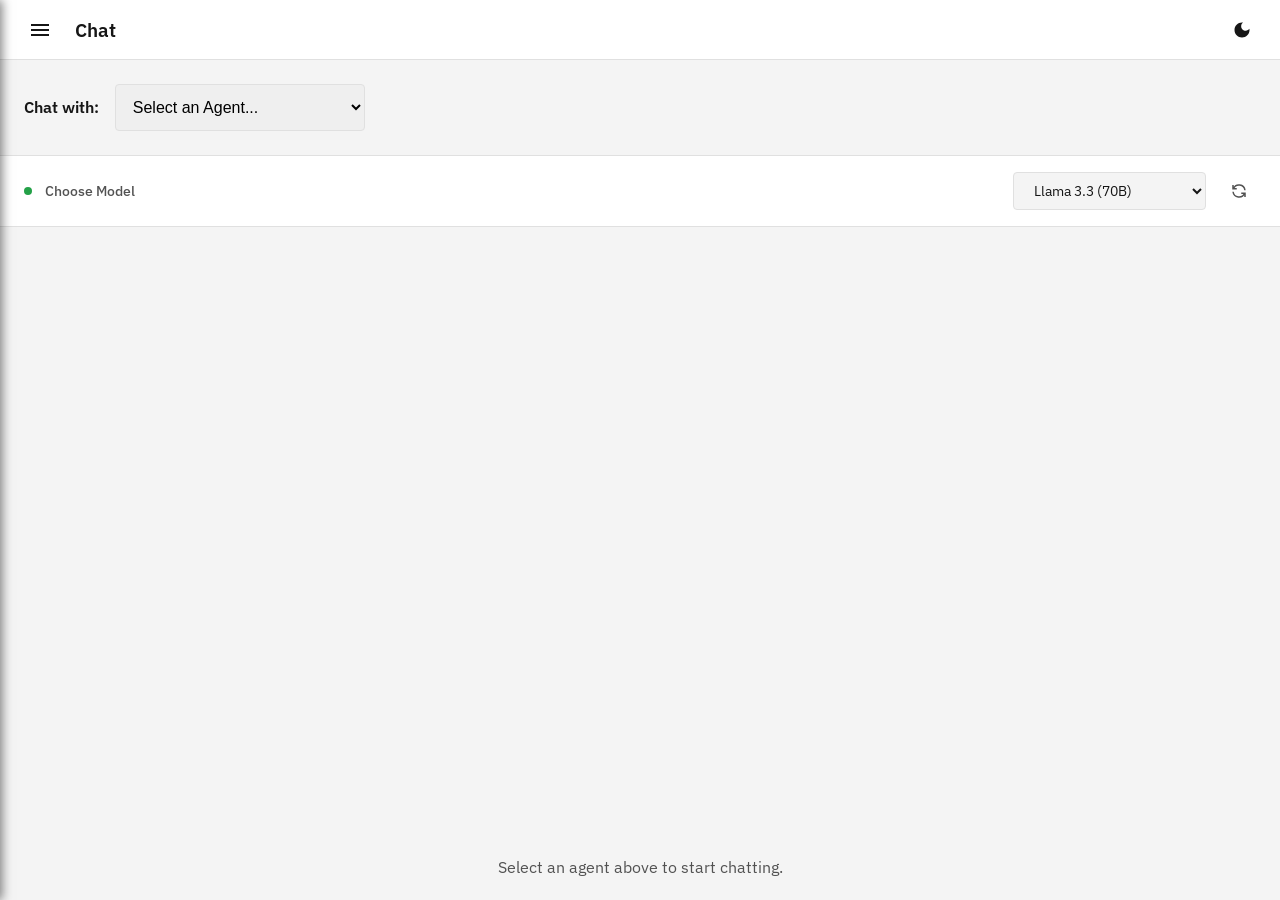
<file: Web/chat.html>
<!DOCTYPE html>
<html lang="en">

<head>
    <meta charset="UTF-8">
    <meta name="viewport" content="width=device-width, initial-scale=1.0">
    <title>Chat - AgentHub</title>
    <link rel="stylesheet" href="style.css">
    <link href="https://fonts.googleapis.com/css2?family=IBM+Plex+Sans:wght@300;400;500;600&display=swap"
        rel="stylesheet">
    <style>
        .chat-layout {
            display: flex;
            height: 100%;
            flex-direction: column;
            background: white;
        }

        .chat-selection-header {
            padding: 1.5rem;
            border-bottom: 1px solid #e0e0e0;
            display: flex;
            align-items: center;
            gap: 1rem;
            background: #f4f4f4;
        }

        .agent-select {
            padding: 0.8rem;
            font-size: 1rem;
            border: 1px solid #e0e0e0;
            border-radius: 4px;
            min-width: 250px;
        }
    </style>
</head>

<body>
    <div class="app-container">
        <!-- Global Sidebar -->
        <nav class="main-nav" id="main-nav">
            <div class="nav-header">
                AgentHub
            </div>
            <div class="nav-links">
                <a href="index.html" class="nav-item">
                    Agents
                </a>
                <a href="chat.html" class="nav-item active">
                    Chat
                </a>
            </div>
        </nav>

        <!-- Overlay -->
        <div class="sidebar-overlay" id="sidebar-overlay" onclick="toggleSidebar()"></div>

        <!-- Top Navbar -->
        <div class="top-navbar">
            <button class="hamburger-btn" onclick="toggleSidebar()">
                <svg viewBox="0 0 24 24" width="24" height="24" fill="currentColor">
                    <path d="M3 18h18v-2H3v2zm0-5h18v-2H3v2zm0-7v2h18V6H3z"></path>
                </svg>
            </button>
            <div class="navbar-title">Chat</div>
            <button class="theme-toggle-btn" onclick="toggleTheme()" title="Toggle Dark Mode">
                <svg id="theme-icon" viewBox="0 0 24 24" width="20" height="20" fill="currentColor">
                    <path
                        d="M12 3c-4.97 0-9 4.03-9 9s4.03 9 9 9 9-4.03 9-9c0-.46-.04-.92-.1-1.36-.98 1.37-2.58 2.26-4.4 2.26-3.03 0-5.5-2.47-5.5-5.5 0-1.82.89-3.42 2.26-4.4-.44-.06-.9-.1-1.36-.1z">
                    </path>
                </svg>
            </button>
        </div>

        <!-- Main Content -->
        <main class="main-content">
            <div class="chat-layout">
                <!-- Agent Selection Header -->
                <div class="chat-selection-header">
                    <label for="agent-dropdown" style="font-weight: 600;">Chat with:</label>
                    <select id="agent-dropdown" class="agent-select" onchange="switchAgent(this.value)">
                        <option value="" disabled selected>Select an Agent...</option>
                    </select>
                </div>

                <!-- Reusing existing Chat Panel Structure -->
                <div class="chat-panel" style="flex: 1; border: none;">
                    <div class="chat-header">
                        <div class="chat-header-left">
                            <div class="status-dot"></div>
                            <h3>Choose Model</h3>
                        </div>
                        <div class="chat-header-right">
                            <select id="model-select" class="model-select">
                                <option value="llama-3.3-70b-versatile">Llama 3.3 (70B)</option>
                                <option value="llama-3.1-8b-instant">Llama 3.1 (8B Instant)</option>
                            </select>
                            <button class="refresh-btn" onclick="resetChat()" title="Reset Chat">
                                <svg viewBox="0 0 24 24" width="18" height="18" fill="none" stroke="currentColor"
                                    stroke-width="2">
                                    <path
                                        d="M4 4v5h.582m15.356 2A8.001 8.001 0 004.582 9m0 0H9m11 11v-5h-.581m0 0a8.003 8.003 0 01-15.357-2m15.357 2H15">
                                    </path>
                                </svg>
                            </button>
                        </div>
                    </div>

                    <div class="chat-history" id="chat-history">
                        <div class="empty-state">
                            Select an agent above to start chatting.
                        </div>
                    </div>

                    <div class="chat-input-area">
                        <input type="text" id="user-input" placeholder="Type a message..."
                            onkeypress="handleKeyPress(event)" disabled>
                        <button id="send-btn" onclick="sendMessage()" disabled>
                            <svg viewBox="0 0 24 24" width="20" height="20" fill="currentColor">
                                <path d="M2.01 21L23 12 2.01 3 2 10l15 2-15 2z"></path>
                            </svg>
                        </button>
                    </div>
                </div>
            </div>
        </main>
    </div>

    <script src="script.js"></script>
    <script>
        // Override initialization for Chat Page
        document.addEventListener('DOMContentLoaded', () => {
            // Load agents
            const agents = JSON.parse(localStorage.getItem('mcp_agents')) || {};
            const dropdown = document.getElementById('agent-dropdown');

            Object.values(agents).forEach(agent => {
                const option = document.createElement('option');
                option.value = agent.id;
                option.text = agent.name;
                dropdown.appendChild(option);
            });
        });

        function switchAgent(agentId) {
            if (!agentId) return;

            // Use existing selectAgent logic from script.js
            // But we need to mock the UI elements that script.js expects (like agent-name input)
            // OR we just set the currentAgentId directly since we are in "Chat Only" mode

            currentAgentId = agentId;
            const agent = agents[agentId]; // agents is global from script.js

            // Reset Chat UI
            chatHistory = [];
            document.getElementById('chat-history').innerHTML = `
                <div class="empty-state">
                    Start chatting with ${agent.name}...
                </div>
            `;

            // Enable Input
            document.getElementById('user-input').disabled = false;
            document.getElementById('send-btn').disabled = false;
        }
    </script>
</body>

</html>
</file>
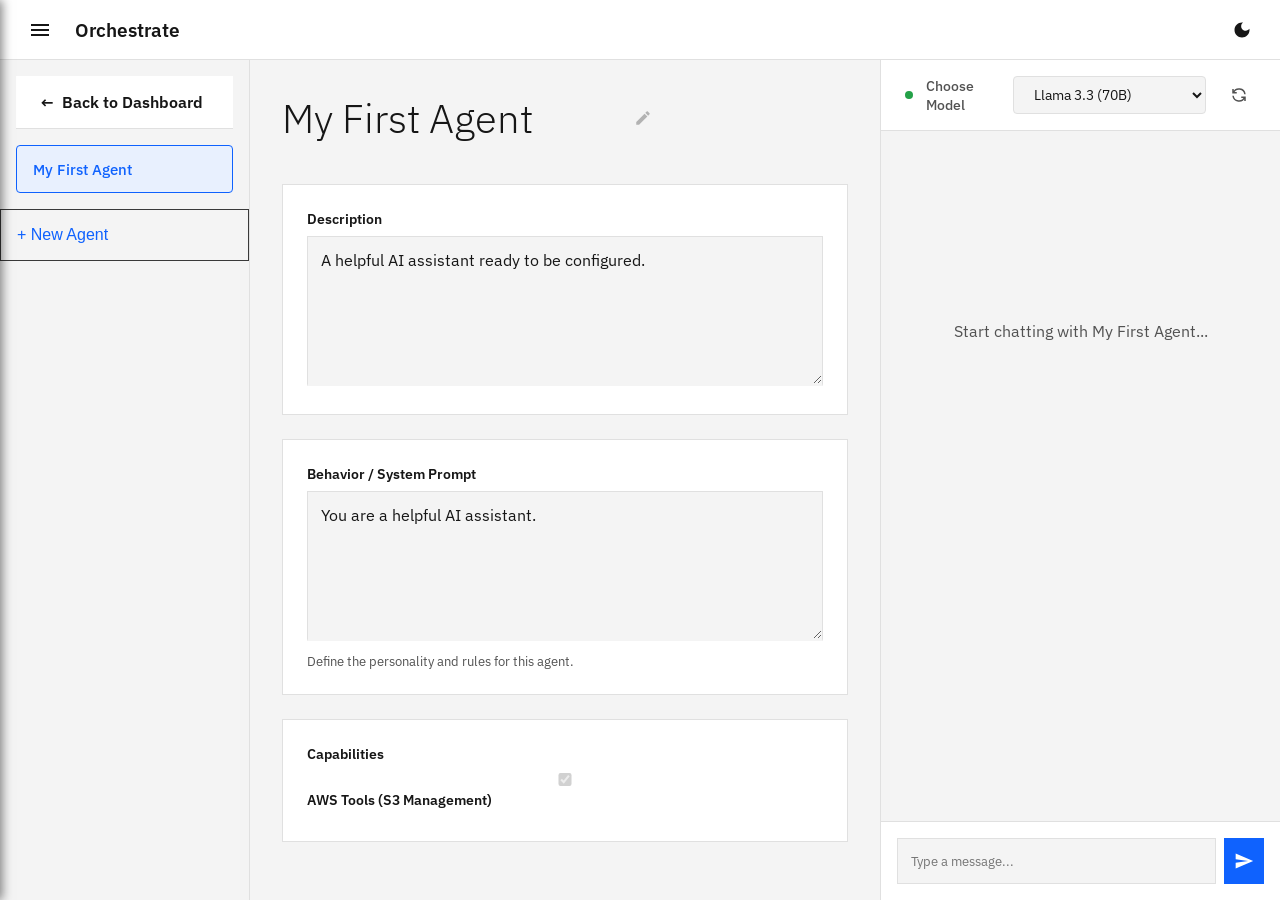
<file: Web/orchestrator.html>
<!DOCTYPE html>
<html lang="en">

<head>
    <meta charset="UTF-8">
    <meta name="viewport" content="width=device-width, initial-scale=1.0">
    <title>Agent Orchestrator</title>
    <link rel="stylesheet" href="style.css">
    <link href="https://fonts.googleapis.com/css2?family=IBM+Plex+Sans:wght@300;400;500;600&display=swap"
        rel="stylesheet">
</head>

<body>
    <div class="app-container">
        <!-- Global Sidebar -->
        <nav class="main-nav" id="main-nav">
            <div class="nav-header">
                AgentHub
            </div>
            <div class="nav-links">
                <a href="index.html" class="nav-item active">
                    Agents
                </a>
                <a href="chat.html" class="nav-item">
                    Chat
                </a>
            </div>
        </nav>

        <!-- Overlay -->
        <div class="sidebar-overlay" id="sidebar-overlay" onclick="toggleSidebar()"></div>

        <!-- Top Navbar -->
        <div class="top-navbar">
            <button class="hamburger-btn" onclick="toggleSidebar()">
                <svg viewBox="0 0 24 24" width="24" height="24" fill="currentColor">
                    <path d="M3 18h18v-2H3v2zm0-5h18v-2H3v2zm0-7v2h18V6H3z"></path>
                </svg>
            </button>
            <div class="navbar-title">Orchestrate</div>
            <button class="theme-toggle-btn" onclick="toggleTheme()" title="Toggle Dark Mode">
                <svg id="theme-icon" viewBox="0 0 24 24" width="20" height="20" fill="currentColor">
                    <path
                        d="M12 3c-4.97 0-9 4.03-9 9s4.03 9 9 9 9-4.03 9-9c0-.46-.04-.92-.1-1.36-.98 1.37-2.58 2.26-4.4 2.26-3.03 0-5.5-2.47-5.5-5.5 0-1.82.89-3.42 2.26-4.4-.44-.06-.9-.1-1.36-.1z">
                    </path>
                </svg>
            </button>
        </div>

        <!-- Orchestrator Content (Nested Grid) -->
        <div class="main-content">
            <div class="orchestrator-layout">
                <!-- Left Sidebar: Agent List -->
                <aside class="sidebar">
                    <div class="agent-list" id="agent-list">
                        <!-- Agents will be injected here -->
                    </div>
                    <button class="create-agent-btn" onclick="createNewAgent()">
                        <span>+</span> New Agent
                    </button>
                </aside>

                <!-- Center Panel: Agent Configuration -->
                <main class="config-panel">
                    <div class="config-header">
                        <div class="editable-name-container">
                            <input type="text" id="agent-name-header" class="agent-name-input" placeholder="Agent Name"
                                onblur="saveNameFromHeader()" onkeypress="handleNameKeyPress(event)" maxlength="15"
                                oninput="checkNameLimit(this)">
                            <button class="edit-icon-btn" onclick="focusNameInput()">
                                <svg viewBox="0 0 24 24" width="18" height="18" fill="currentColor">
                                    <path
                                        d="M3 17.25V21h3.75L17.81 9.94l-3.75-3.75L3 17.25zM20.71 7.04c.39-.39.39-1.02 0-1.41l-2.34-2.34c-.39-.39-1.02-.39-1.41 0l-1.83 1.83 3.75 3.75 1.83-1.83z">
                                    </path>
                                </svg>
                            </button>
                            <span id="name-limit-msg" class="limit-msg">Max 15 chars</span>
                        </div>
                    </div>

                    <div class="config-form">
                        <!-- Name Input Removed -->

                        <div class="form-group">
                            <label>Description</label>
                            <textarea id="agent-desc" rows="2" placeholder="What does this agent do?"
                                oninput="autoSaveAgentConfig()"></textarea>
                        </div>

                        <div class="form-group">
                            <label for="agent-prompt">Behavior / System Prompt</label>
                            <textarea id="agent-prompt" placeholder="You are a helpful assistant who..."
                                oninput="autoSaveAgentConfig()"></textarea>
                            <p class="hint">Define the personality and rules for this agent.</p>
                        </div>

                        <div class="form-group">
                            <label>Capabilities</label>
                            <div class="capabilities-list">
                                <label class="checkbox-container">
                                    <input type="checkbox" checked disabled>
                                    <span class="checkmark"></span>
                                    AWS Tools (S3 Management)
                                </label>
                            </div>
                        </div>
                </main>

                <!-- Right Sidebar: Chat -->
                <aside class="chat-panel">
                    <div class="chat-header">
                        <div class="chat-header-left">
                            <div class="status-dot"></div>
                            <h3>Choose Model</h3>
                        </div>
                        <div class="chat-header-right">
                            <select id="model-select" class="model-select">
                                <option value="llama-3.3-70b-versatile">Llama 3.3 (70B)</option>
                                <option value="llama-3.1-8b-instant">Llama 3.1 (8B Instant)</option>
                            </select>
                            <button class="refresh-btn" onclick="resetChat()" title="Reset Chat">
                                <svg viewBox="0 0 24 24" width="18" height="18" fill="none" stroke="currentColor"
                                    stroke-width="2">
                                    <path
                                        d="M4 4v5h.582m15.356 2A8.001 8.001 0 004.582 9m0 0H9m11 11v-5h-.581m0 0a8.003 8.003 0 01-15.357-2m15.357 2H15">
                                    </path>
                                </svg>
                            </button>
                        </div>
                    </div>

                    <div class="chat-history" id="chat-history">
                        <div class="empty-state">
                            Select or create an agent to start chatting.
                        </div>
                    </div>

                    <div class="chat-input-area">
                        <input type="text" id="user-input" placeholder="Type a message..."
                            onkeypress="handleKeyPress(event)" disabled>
                        <button id="send-btn" onclick="sendMessage()" disabled>
                            <svg viewBox="0 0 24 24" width="20" height="20" fill="currentColor">
                                <path d="M2.01 21L23 12 2.01 3 2 10l15 2-15 2z"></path>
                            </svg>
                        </button>
                    </div>
                </aside>
            </div> <!-- End orchestrator-layout -->

            <div id="toast" class="toast">Agent configuration saved!</div>
            <script src="script.js"></script>
        </div> <!-- End main-content -->
    </div> <!-- End app-container -->
</body>

</html>
</file>
<file: frontend/css/style.css>
:root {
    /* Professional Light Theme (Default) */
    --primary-blue: #006D9C;
    --primary-hover: #00557a;
    --bg-color: #f8f9fa;
    --surface-color: #ffffff;
    --sidebar-bg: #161616;
    --sidebar-text: #f4f4f4;
    --text-primary: #161616;
    --text-secondary: #525252;
    --border-color: #e9ecef;
    --input-bg: #ffffff;
    --chat-bg: #ffffff;
    --toast-bg: #212529;
    --toast-text: #ffffff;
    --shadow-color: rgba(0, 0, 0, 0.08);
    --font-family: 'IBM Plex Sans', -apple-system, BlinkMacSystemFont, "Segoe UI", Roboto, "Helvetica Neue", Arial, sans-serif;
}

/* Theme Switch in Profile Menu */
.theme-switch-wrapper {
    display: flex;
    align-items: center;
    justify-content: space-between;
    width: 100%;
}

.theme-switch {
    position: relative;
    display: inline-block;
    width: 36px;
    height: 20px;
    margin-left: 10px;
}

.theme-switch input {
    opacity: 0;
    width: 0;
    height: 0;
}

.slider {
    position: absolute;
    cursor: pointer;
    top: 0;
    left: 0;
    right: 0;
    bottom: 0;
    background-color: #ccc;
    transition: .4s;
    border-radius: 34px;
}

.slider:before {
    position: absolute;
    content: "";
    height: 14px;
    width: 14px;
    left: 3px;
    bottom: 3px;
    background-color: white;
    transition: .4s;
    border-radius: 50%;
}

input:checked+.slider {
    background-color: var(--primary-blue);
}

input:checked+.slider:before {
    transform: translateX(16px);
}

[data-theme="dark"] {
    /* Dark Theme */
    --primary-blue: #4589ff;
    /* Lighter blue for dark mode */
    --primary-hover: #78a9ff;
    --bg-color: #121212;
    /* Deep dark background */
    --surface-color: #1e1e1e;
    /* Slightly lighter for cards/panels */
    --sidebar-bg: #000000;
    /* Darker sidebar */
    --sidebar-text: #e0e0e0;
    --text-primary: #f4f4f4;
    --text-secondary: #a8a8a8;
    --border-color: #333333;
    --input-bg: #2d2d2d;
    --chat-bg: #1e1e1e;
    --toast-bg: #ffffff;
    --toast-text: #121212;
    --shadow-color: rgba(0, 0, 0, 0.5);
}

/* Smooth Theme Transition */
body,
.top-navbar,
.sidebar,
.config-panel,
.chat-panel,
.agent-card,
input,
textarea {
    transition: background-color 0.3s ease, color 0.3s ease, border-color 0.3s ease;
}

* {
    margin: 0;
    padding: 0;
    box-sizing: border-box;
}

body {
    font-family: 'IBM Plex Sans', sans-serif;
    background-color: var(--bg-color);
    color: var(--text-primary);
    height: 100vh;
    margin: 0;
    overflow: hidden;
    /* Prevent body scroll, let main-content scroll */
}

.app-container {
    display: flex;
    height: 100vh;
    width: 100vw;
}

/* Top Navbar */
.top-navbar {
    position: fixed;
    top: 0;
    left: 0;
    right: 0;
    height: 60px;
    background-color: var(--surface-color);
    border-bottom: 1px solid var(--border-color);
    display: flex;
    align-items: center;
    padding: 0 20px;
    z-index: 950;
    /* Below sidebar (1000) but above content */
}

/* Hamburger Button (Inside Navbar) */
.hamburger-btn {
    background: transparent;
    border: none;
    color: var(--text-primary);
    cursor: pointer;
    padding: 8px;
    border-radius: 4px;
    display: flex;
    align-items: center;
    justify-content: center;
    margin-right: 15px;
}

.hamburger-btn:hover {
    background: rgba(0, 0, 0, 0.05);
}

/* Page Title in Navbar */
.navbar-title {
    font-size: 1.2rem;
    font-weight: 600;
    color: var(--text-primary);
}

/* Adjust Main Content to sit below Navbar */
.main-content {
    flex: 1;
    overflow-y: auto;
    background-color: var(--bg-color);
    position: relative;
    margin-top: 60px;
    /* Height of navbar */
    height: calc(100vh - 60px);
    /* Full height minus navbar */
}

/* Global Nav Sidebar (Off-Canvas) */
.main-nav {
    position: fixed;
    left: -250px;
    top: 0;
    bottom: 0;
    width: 250px;
    background-color: var(--sidebar-bg);
    color: #f4f4f4;
    display: flex;
    flex-direction: column;
    border-right: 1px solid #393939;
    z-index: 1000;
    transition: left 0.3s ease;
    box-shadow: 2px 0 10px rgba(0, 0, 0, 0.5);
}

.main-nav.open {
    left: 0;
}

/* Overlay */
.sidebar-overlay {
    position: fixed;
    top: 0;
    left: 0;
    right: 0;
    bottom: 0;
    background: rgba(0, 0, 0, 0.5);
    z-index: 990;
    /* Above navbar (950) but below sidebar (1000) */
    opacity: 0;
    visibility: hidden;
    transition: opacity 0.3s;
}

.sidebar-overlay.show {
    opacity: 1;
    visibility: visible;
}

.nav-header {
    padding: 1.5rem;
    font-size: 1.2rem;
    font-weight: 600;
    border-bottom: 1px solid #393939;
    display: flex;
    align-items: center;
    gap: 0.5rem;
}

.nav-links {
    padding: 1rem 0;
    display: flex;
    flex-direction: column;
    gap: 0.5rem;
}

.nav-item {
    padding: 0.8rem 1.5rem;
    color: #c6c6c6;
    text-decoration: none;
    display: flex;
    align-items: center;
    gap: 0.8rem;
    transition: all 0.2s;
    cursor: pointer;
}

.nav-item:hover {
    background-color: #353535;
    color: #fff;
}

.nav-item.active {
    background-color: #0f62fe;
    color: #fff;
}

/* Main Content Area */
.main-content {
    flex: 1;
    overflow-y: auto;
    background-color: var(--bg-color);
    position: relative;
}

/* Adjust existing layouts to fit inside main-content */
.dashboard-container {
    padding: 2rem;
    /* max-width: 1200px;  Removed to allow full width */
    margin: 0;
    height: 100%;
}

/* Orchestrator Layout (Nested Grid) */
.orchestrator-layout {
    display: grid;
    grid-template-columns: 250px 1fr 400px;
    height: 100%;
}

/* Orchestrator Sidebar */
.sidebar {
    background-color: var(--bg-color);
    /* Match main bg or slightly darker */
    border-right: 1px solid #e0e0e0;
    display: flex;
    flex-direction: column;
    height: 100%;
    overflow-y: auto;
}

.agent-list {
    display: flex;
    flex-direction: column;
    padding: 1rem;
    gap: 0.5rem;
}

.agent-item {
    padding: 0.8rem 1rem;
    cursor: pointer;
    border-radius: 4px;
    color: var(--text-secondary);
    transition: all 0.2s;
    font-size: 0.95rem;
    display: flex;
    align-items: center;
    gap: 0.5rem;
    border: 1px solid transparent;
}

.agent-item:hover {
    background-color: var(--input-bg);
    color: var(--text-primary);
    color: var(--text-primary);
}

.agent-item.active {
    background-color: #e8f0fe;
    /* Light blue */
    color: #0f62fe;
    border-color: #0f62fe;
    font-weight: 500;
}

/* Back to Dashboard Link */
.back-link {
    display: flex;
    align-items: center;
    gap: 0.5rem;
    padding: 1rem 1.5rem;
    color: var(--text-primary);
    font-weight: 600;
    text-decoration: none;
    border-bottom: 1px solid var(--border-color);
    background: var(--surface-color);
    margin-bottom: 0.5rem;
    transition: background 0.2s;
}

.back-link:hover {
    background: var(--bg-color);
    color: #0f62fe;
}

.create-agent-btn {
    background: transparent;
    border: 1px solid #393939;
    color: var(--primary-blue);
    padding: 1rem;
    cursor: pointer;
    text-align: left;
    font-size: 1rem;
    transition: all 0.2s;
}

.create-agent-btn:hover {
    background: #353535;
    color: #ffffff;
    /* Keep white text on blue bubble */
}

/* Center Config Panel */
.config-panel {
    background-color: var(--bg-color);
    padding: 0;
    overflow-y: hidden;
    /* Let inner content scroll */
    display: flex;
    flex-direction: column;
}

.config-header {
    display: flex;
    justify-content: space-between;
    align-items: center;
    margin-bottom: 2rem;
}

.config-header h1 {
    font-weight: 300;
    font-size: 2rem;
}

.save-btn {
    background-color: var(--primary-blue);
    color: #ffffff;
    /* Keep white text on blue bubble */
    border: none;
    padding: 0.8rem 1.5rem;
    font-size: 0.9rem;
    cursor: pointer;
    transition: background 0.2s;
}

.save-btn:hover {
    background-color: var(--primary-hover);
}

.form-group {
    background: var(--surface-color);
    padding: 1.5rem;
    margin-bottom: 1.5rem;
    border: 1px solid var(--border-color);
}

.form-group label {
    display: block;
    margin-bottom: 0.5rem;
    font-weight: 600;
    font-size: 0.9rem;
}

.form-group input,
.form-group textarea {
    width: 100%;
    padding: 0.8rem;
    border: 1px solid var(--border-color);
    background: var(--bg-color);
    font-family: inherit;
    background: var(--input-bg);
    color: var(--text-primary);
    font-size: 1rem;
    border-bottom: 2px solid transparent;
    transition: border-color 0.2s;
}

.form-group input:focus,
.form-group textarea:focus {
    outline: none;
    border-bottom-color: var(--primary-blue);
    background: var(--surface-color);
}

.form-group textarea {
    height: 150px;
    resize: vertical;
}

.hint {
    font-size: 0.8rem;
    color: var(--text-secondary);
    margin-top: 0.5rem;
}

/* Right Chat Panel */
.chat-panel {
    background-color: var(--chat-bg);
    border-left: 1px solid var(--border-color);
    display: flex;
    flex-direction: column;
}

.chat-header {
    padding: 1rem 1.5rem;
    border-bottom: 1px solid var(--border-color);
    background: var(--surface-color);
    display: flex;
    justify-content: space-between;
    align-items: center;
}

.chat-header-left {
    display: flex;
    align-items: center;
    gap: 0.8rem;
}

.chat-header-left h3 {
    font-size: 0.9rem;
    font-weight: 500;
    color: var(--text-secondary);
    margin: 0;
}

.chat-header-right {
    display: flex;
    align-items: center;
    gap: 1rem;
}

.model-select {
    padding: 0.5rem 1rem;
    border: 1px solid var(--border-color);
    border-radius: 4px;
    background: var(--bg-color);
    font-family: inherit;
    background: var(--input-bg);
    color: var(--text-primary);
    font-size: 0.85rem;
    color: var(--text-primary);
    cursor: pointer;
    outline: none;
}

.model-select:hover {
    background: #e0e0e0;
}

/* Editable Header Styles */
.editable-name-container {
    display: flex;
    align-items: center;
    gap: 0.5rem;
    margin-bottom: 0.5rem;
}

.agent-name-input {
    font-size: 2.5rem;
    font-weight: 300;
    color: var(--text-primary);
    border: none;
    background: transparent;
    padding: 0;
    border-radius: 0;
    width: auto;
    /* Allow JS to control width or use min-width */
    min-width: 150px;
    /* Minimum width for placeholder */
    max-width: 400px;
    font-family: inherit;
    background: var(--input-bg);
    color: var(--text-primary);
    cursor: text;
}

.agent-name-input:focus {
    border-bottom: 2px solid #0f62fe;
    background: transparent;
    outline: none;
}

.edit-icon-btn {
    background: transparent;
    border: none;
    color: var(--text-secondary);
    cursor: pointer;
    padding: 8px;
    border-radius: 50%;
    display: flex;
    align-items: center;
    opacity: 0.4;
    transition: all 0.2s;
    flex-shrink: 0;
}

.limit-msg {
    font-size: 0.8rem;
    color: #da1e28;
    /* Red */
    margin-left: 10px;
    opacity: 0;
    transition: opacity 0.2s;
    font-weight: 500;
}

.limit-msg.show {
    opacity: 1;
}

.refresh-btn {
    background: transparent;
    border: none;
    color: var(--text-secondary);
    cursor: pointer;
    padding: 0.5rem;
    border-radius: 50%;
    display: flex;
    align-items: center;
    justify-content: center;
    transition: all 0.2s;
}

.refresh-btn:hover {
    background: var(--bg-color);
    color: var(--primary-blue);
    transform: rotate(180deg);
}

.status-dot {
    width: 8px;
    height: 8px;
    background-color: #24a148;
    /* Green */
    border-radius: 50%;
}

.chat-history {
    flex: 1;
    padding: 1rem;
    overflow-y: auto;
    background-color: var(--bg-color);
    display: flex;
    flex-direction: column;
    gap: 1rem;
}

.empty-state {
    text-align: center;
    color: var(--text-secondary);
    margin-top: 50%;
    transform: translateY(-50%);
}

/* Chat Message Styles (Watsonx Inspired) */
.message {
    margin-bottom: 1.5rem;
    font-size: 0.95rem;
    line-height: 1.5;
    position: relative;
    max-width: 85%;
}

/* User Message: Gray Bubble, Right Aligned */
.message.user {
    align-self: flex-end;
    background-color: #e0e0e0;
    /* Light gray */
    color: #161616;
    padding: 0.8rem 1.2rem;
    border-radius: 20px 20px 4px 20px;
    /* Watson-like shape */
    font-weight: 400;
}

[data-theme="dark"] .message.user {
    background-color: #393939;
    color: #f4f4f4;
}

/* Assistant Message: Transparent, Icon + Header */
.message.assistant {
    align-self: flex-start;
    background-color: transparent;
    border: none;
    padding: 0;
    display: flex;
    gap: 12px;
    width: 100%;
    max-width: 100%;
    /* Use full width */
}

.assistant-avatar {
    width: 32px;
    height: 32px;
    background-color: var(--primary-blue);
    border-radius: 4px;
    /* Square with rounded corners */
    display: flex;
    align-items: center;
    justify-content: center;
    color: white;
    flex-shrink: 0;
    margin-top: 4px;
}

.assistant-body {
    display: flex;
    flex-direction: column;
    flex: 1;
}

.assistant-header {
    display: flex;
    align-items: center;
    gap: 10px;
    margin-bottom: 4px;
}

.agent-name-display {
    font-weight: 600;
    font-size: 0.9rem;
    color: var(--text-primary);
}

.msg-timestamp {
    font-size: 0.75rem;
    color: var(--text-secondary);
}

.reasoning-toggle {
    font-size: 0.75rem;
    color: var(--primary-blue);
    cursor: pointer;
    display: flex;
    align-items: center;
    gap: 4px;
    background: none;
    border: none;
    padding: 0;
}

.reasoning-toggle:hover {
    text-decoration: underline;
}

.message-text {
    color: var(--text-primary);
    white-space: pre-wrap;
}

/* Reasoning Box (Collapsible) */
.reasoning-content {
    margin-top: 8px;
    padding: 10px;
    background-color: var(--input-bg);
    border-left: 3px solid var(--primary-blue);
    font-family: 'IBM Plex Mono', monospace;
    font-size: 0.85rem;
    color: var(--text-secondary);
    display: none;
    /* Hidden by default */
    border-radius: 4px;
}

.reasoning-content.show {
    display: block;
}

.chat-input-area {
    padding: 1rem;
    background: var(--surface-color);
    border-top: 1px solid var(--border-color);
    display: flex;
    gap: 0.5rem;
}

.chat-input-area input {
    flex: 1;
    padding: 0.8rem;
    border: 1px solid var(--border-color);
    font-family: inherit;
    background: var(--input-bg);
    color: var(--text-primary);
}

.chat-input-area input:focus {
    outline: 2px solid var(--primary-blue);
    outline-offset: -2px;
}

#send-btn {
    background: var(--primary-blue);
    color: #ffffff;
    /* Keep white text on blue bubble */
    border: none;
    width: 40px;
    cursor: pointer;
    display: flex;
    align-items: center;
    justify-content: center;
}

#send-btn:disabled {
    background: #c6c6c6;
    cursor: not-allowed;
}

/* Toast Notification */
.toast {
    visibility: hidden;
    min-width: 250px;
    background-color: var(--toast-bg);
    color: var(--toast-text);
    text-align: center;
    border-radius: 4px;
    padding: 16px;
    position: fixed;
    z-index: 1;
    right: 30px;
    bottom: 30px;
    font-size: 14px;
    opacity: 0;
    transition: opacity 0.3s, bottom 0.3s;
    box-shadow: 0 4px 12px rgba(0, 0, 0, 0.15);
}

.toast.show {
    visibility: visible;
    opacity: 1;
    bottom: 50px;
}

/* Theme Toggle Button */
.theme-toggle-btn {
    background: transparent;
    border: none;
    color: var(--text-primary);
    cursor: pointer;
    padding: 8px;
    border-radius: 50%;
    display: flex;
    align-items: center;
    justify-content: center;
    transition: background 0.3s;
    margin-left: auto;
    /* Push to right */
}

.theme-toggle-btn:hover {
    background-color: var(--shadow-color);
}

/* Fixes for remaining hardcoded colors */
.form-group {
    background: var(--surface-color);
}

.chat-header {
    background: var(--surface-color);
}

.chat-input-area {
    background: var(--surface-color);
}

.message.assistant {
    background-color: var(--surface-color);
    color: var(--text-primary);
}

.message.tool {
    background-color: var(--input-bg);
    color: var(--text-primary);
}

/* Knowledge Base / RAG Styles */
.knowledge-base-section label {
    display: flex;
    align-items: center;
    gap: 10px;
}

.doc-count {
    font-weight: 400;
    font-size: 0.8rem;
    color: var(--text-secondary);
    background: var(--input-bg);
    padding: 2px 8px;
    border-radius: 10px;
}

.upload-area {
    border: 2px dashed var(--border-color);
    border-radius: 8px;
    padding: 2rem;
    text-align: center;
    cursor: pointer;
    transition: all 0.3s;
    background: var(--bg-color);
    margin-bottom: 1rem;
}

.upload-area:hover,
.upload-area.dragover {
    border-color: var(--primary-blue);
    background: rgba(15, 98, 254, 0.05);
}

.upload-icon {
    font-size: 2.5rem;
    margin-bottom: 0.5rem;
}

.upload-link {
    color: var(--primary-blue);
    font-weight: 500;
}

.url-input-group {
    display: flex;
    gap: 0.5rem;
    margin-bottom: 1rem;
}

.url-input-group input {
    flex: 1;
    padding: 0.6rem 1rem;
    border: 1px solid var(--border-color);
    border-radius: 4px;
    background: var(--input-bg);
    color: var(--text-primary);
    font-family: inherit;
}

.url-input-group input:focus {
    outline: none;
    border-color: var(--primary-blue);
}

.add-url-btn {
    background: var(--surface-color);
    border: 1px solid var(--primary-blue);
    color: var(--primary-blue);
    padding: 0.6rem 1rem;
    border-radius: 4px;
    cursor: pointer;
    font-weight: 500;
    transition: all 0.2s;
}

.add-url-btn:hover {
    background: var(--primary-blue);
    color: white;
}

.document-list {
    display: flex;
    flex-direction: column;
    gap: 0.5rem;
    max-height: 200px;
    overflow-y: auto;
}

.document-item {
    display: flex;
    align-items: center;
    justify-content: space-between;
    padding: 0.6rem 1rem;
    background: var(--input-bg);
    border-radius: 4px;
    border: 1px solid var(--border-color);
}

.document-item:hover {
    border-color: var(--primary-blue);
}

.document-info {
    display: flex;
    align-items: center;
    gap: 0.5rem;
    flex: 1;
    min-width: 0;
}

.document-icon {
    font-size: 1.2rem;
}

.document-name {
    font-weight: 500;
    white-space: nowrap;
    overflow: hidden;
    text-overflow: ellipsis;
}

.document-meta {
    font-size: 0.75rem;
    color: var(--text-secondary);
}

.delete-doc-btn {
    background: transparent;
    border: none;
    color: var(--text-secondary);
    cursor: pointer;
    padding: 4px;
    border-radius: 4px;
    display: flex;
    align-items: center;
    opacity: 0.6;
    transition: all 0.2s;
}

.delete-doc-btn:hover {
    opacity: 1;
    color: #da1e28;
    background: rgba(218, 30, 40, 0.1);
}

/* Upload Progress */
.upload-progress {
    display: flex;
    align-items: center;
    gap: 0.5rem;
    padding: 0.6rem 1rem;
    background: var(--input-bg);
    border-radius: 4px;
    margin-bottom: 0.5rem;
}

.upload-progress .spinner {
    width: 16px;
    height: 16px;
    border: 2px solid var(--border-color);
    border-top-color: var(--primary-blue);
    border-radius: 50%;
    animation: spin 1s linear infinite;
}

@keyframes spin {
    to {
        transform: rotate(360deg);
    }
}

/* Sources in Chat */
.sources-section {
    margin-top: 10px;
    padding-top: 10px;
    border-top: 1px solid var(--border-color);
}

.sources-label {
    font-size: 0.75rem;
    color: var(--text-secondary);
    margin-bottom: 5px;
    display: block;
}

.source-pill {
    display: inline-block;
    font-size: 0.7rem;
    background: var(--input-bg);
    padding: 2px 8px;
    border-radius: 10px;
    margin-right: 5px;
    margin-bottom: 5px;
    color: var(--text-secondary);
}

/* Navbar Right Section */
.navbar-right {
    display: flex;
    align-items: center;
    gap: 8px;
    margin-left: auto;
}

/* Profile Button */
.profile-btn {
    background: transparent;
    border: none;
    color: var(--text-primary);
    cursor: pointer;
    padding: 8px;
    border-radius: 50%;
    display: flex;
    align-items: center;
    justify-content: center;
    transition: all 0.3s;
}

.profile-btn:hover {
    background-color: var(--shadow-color);
    transform: scale(1.1);
}

/* Delete Agent Button */
.delete-agent-btn {
    display: flex;
    align-items: center;
    gap: 6px;
    background: transparent;
    border: 1px solid #da1e28;
    color: #da1e28;
    padding: 8px 16px;
    border-radius: 4px;
    font-size: 0.85rem;
    cursor: pointer;
    transition: all 0.2s;
}

.delete-agent-btn:hover {
    background: #da1e28;
    color: white;
}

.delete-agent-btn:disabled {
    opacity: 0.5;
    cursor: not-allowed;
}

/* Config Header Layout */
.config-header {
    display: flex;
    justify-content: space-between;
    align-items: flex-start;
    margin-bottom: 2rem;
    flex-wrap: wrap;
    gap: 1rem;
}

/* Form Actions - Save Button */
.form-actions {
    margin-top: 1rem;
    margin-bottom: 1rem;
}

.save-agent-btn {
    display: flex;
    align-items: center;
    gap: 8px;
    background: var(--primary-blue);
    border: none;
    color: white;
    padding: 12px 24px;
    border-radius: 4px;
    font-size: 1rem;
    font-weight: 500;
    cursor: pointer;
    transition: all 0.2s;
}

.save-agent-btn:hover {
    background: var(--primary-hover);
    transform: translateY(-1px);
}

.save-agent-btn:active {
    transform: translateY(0);
}

/* Delete Confirmation Modal */
.modal-overlay {
    position: fixed;
    top: 0;
    left: 0;
    right: 0;
    bottom: 0;
    background: rgba(0, 0, 0, 0.6);
    display: flex;
    align-items: center;
    justify-content: center;
    z-index: 2000;
    backdrop-filter: blur(4px);
}

.modal-dialog {
    background: var(--surface-color);
    border-radius: 8px;
    padding: 24px;
    max-width: 400px;
    width: 90%;
    box-shadow: 0 10px 40px rgba(0, 0, 0, 0.3);
    animation: modalSlideIn 0.2s ease-out;
}

@keyframes modalSlideIn {
    from {
        opacity: 0;
        transform: translateY(-20px);
    }

    to {
        opacity: 1;
        transform: translateY(0);
    }
}

.modal-dialog h3 {
    margin: 0 0 16px 0;
    color: var(--text-primary);
    font-size: 1.25rem;
}

.modal-dialog p {
    margin: 0 0 12px 0;
    color: var(--text-secondary);
    line-height: 1.5;
}

.modal-warning {
    color: #da1e28 !important;
    font-weight: 500;
    background: rgba(218, 30, 40, 0.1);
    padding: 10px;
    border-radius: 4px;
    margin-bottom: 20px !important;
}

.modal-buttons {
    display: flex;
    gap: 12px;
    justify-content: flex-end;
}

.modal-btn {
    padding: 10px 20px;
    border-radius: 4px;
    font-size: 0.9rem;
    font-weight: 500;
    cursor: pointer;
    transition: all 0.2s;
    border: none;
}

.modal-btn-cancel {
    background: var(--input-bg);
    color: var(--text-primary);
}

.modal-btn-cancel:hover {
    background: var(--border-color);
}

.modal-btn-delete {
    background: #da1e28;
    color: white;
}

.modal-btn-delete:hover {
    background: #b81922;
}

/* Enhanced Config Panel Styles */
.config-panel {
    background: linear-gradient(180deg, var(--bg-color) 0%, var(--surface-color) 100%);
    padding: 0;
    overflow-y: hidden;
}

.config-header {
    display: flex;
    justify-content: space-between;
    align-items: flex-start;
    margin-bottom: 2rem;
    padding-bottom: 1.5rem;
    border-bottom: 1px solid var(--border-color);
}

.editable-name-container {
    display: flex;
    align-items: center;
    gap: 0.75rem;
}

.agent-name-input {
    font-size: 2rem;
    font-weight: 600;
    color: var(--text-primary);
    border: none;
    background: transparent;
    padding: 0.5rem 0;
    border-radius: 0;
    min-width: 200px;
    max-width: 400px;
    border-bottom: 2px solid transparent;
    transition: all 0.3s;
}

.agent-name-input:hover {
    border-bottom-color: var(--border-color);
}

.agent-name-input:focus {
    outline: none;
    border-bottom-color: var(--primary-blue);
    background: rgba(15, 98, 254, 0.05);
    padding: 0.5rem;
    border-radius: 8px 8px 0 0;
}

/* Enhanced Form Groups */
.form-group {
    background: var(--surface-color);
    padding: 1.75rem;
    margin-bottom: 1.25rem;
    border: 1px solid var(--border-color);
    border-radius: 12px;
    transition: all 0.3s;
    box-shadow: 0 2px 8px rgba(0, 0, 0, 0.04);
}

.form-group:hover {
    box-shadow: 0 4px 16px rgba(0, 0, 0, 0.08);
    border-color: rgba(15, 98, 254, 0.3);
}

.form-group label {
    display: block;
    margin-bottom: 0.75rem;
    font-weight: 600;
    font-size: 0.95rem;
    color: var(--text-primary);
}

.form-group input,
.form-group textarea {
    width: 100%;
    padding: 1rem;
    border: 2px solid var(--border-color);
    border-radius: 8px;
    background: var(--input-bg);
    color: var(--text-primary);
    font-size: 1rem;
    transition: all 0.3s;
}

.form-group input:focus,
.form-group textarea:focus {
    outline: none;
    border-color: var(--primary-blue);
    box-shadow: 0 0 0 4px rgba(15, 98, 254, 0.1);
    background: var(--surface-color);
}

.form-group textarea {
    min-height: 120px;
    resize: vertical;
    line-height: 1.6;
}

/* Enhanced Sidebar Styles */
.sidebar {
    background: linear-gradient(180deg, var(--surface-color) 0%, var(--bg-color) 100%);
    border-right: 1px solid var(--border-color);
}

.agent-item {
    padding: 1rem 1.25rem;
    margin: 0.25rem 0.75rem;
    border-radius: 10px;
    font-weight: 500;
    transition: all 0.2s;
}

.agent-item:hover {
    background: var(--input-bg);
    transform: translateX(4px);
}

.agent-item.active {
    background: linear-gradient(135deg, rgba(15, 98, 254, 0.1) 0%, rgba(105, 41, 196, 0.1) 100%);
    border-left: 3px solid var(--primary-blue);
    color: var(--primary-blue);
}

.create-agent-btn {
    margin: 1rem;
    padding: 1rem;
    border-radius: 10px;
    background: linear-gradient(135deg, var(--primary-blue) 0%, #6929c4 100%);
    color: white;
    font-weight: 600;
    border: none;
    cursor: pointer;
    transition: all 0.3s;
    display: flex;
    align-items: center;
    justify-content: center;
    gap: 8px;
}

.create-agent-btn:hover {
    transform: translateY(-2px);
    box-shadow: 0 6px 20px rgba(15, 98, 254, 0.4);
}

/* Enhanced Chat Panel */
.chat-panel {
    background: var(--surface-color);
    border-left: 1px solid var(--border-color);
}

.chat-header {
    background: linear-gradient(180deg, var(--surface-color) 0%, var(--bg-color) 100%);
    border-bottom: 1px solid var(--border-color);
    padding: 1.25rem 1.5rem;
}

.chat-history {
    background: var(--bg-color);
    padding: 1.5rem;
}

.message.user {
    background: linear-gradient(135deg, var(--primary-blue) 0%, #0353e9 100%);
    color: white;
    border-radius: 18px 18px 4px 18px;
    padding: 1rem 1.25rem;
}

.message.assistant {
    background: transparent;
}

/* Enhanced Upload Area */
.upload-area {
    border: 2px dashed var(--border-color);
    border-radius: 12px;
    padding: 2.5rem;
    text-align: center;
    cursor: pointer;
    transition: all 0.3s;
    background: linear-gradient(135deg, rgba(15, 98, 254, 0.02) 0%, rgba(105, 41, 196, 0.02) 100%);
}

.upload-area:hover {
    border-color: var(--primary-blue);
    background: linear-gradient(135deg, rgba(15, 98, 254, 0.05) 0%, rgba(105, 41, 196, 0.05) 100%);
    transform: scale(1.01);
}

.upload-area.dragover {
    border-color: var(--primary-blue);
    background: rgba(15, 98, 254, 0.1);
}

.upload-icon {
    font-size: 3rem;
    margin-bottom: 1rem;
}

/* Document List Enhancement */
.document-item {
    background: var(--bg-color);
    border-radius: 10px;
    padding: 1rem;
    margin-bottom: 0.75rem;
    border: 1px solid var(--border-color);
    transition: all 0.2s;
}

.document-item:hover {
    border-color: var(--primary-blue);
    box-shadow: 0 4px 12px rgba(0, 0, 0, 0.08);
}

/* Status Indicators */
.status-dot {
    width: 10px;
    height: 10px;
    background: linear-gradient(135deg, #24a148 0%, #198038 100%);
    border-radius: 50%;
    box-shadow: 0 0 8px rgba(36, 161, 72, 0.5);
    animation: pulse-glow 2s infinite;
}

@keyframes pulse-glow {

    0%,
    100% {
        box-shadow: 0 0 8px rgba(36, 161, 72, 0.5);
    }

    50% {
        box-shadow: 0 0 16px rgba(36, 161, 72, 0.8);
    }
}

/* Improved Scrollbar */
::-webkit-scrollbar {
    width: 8px;
}

::-webkit-scrollbar-track {
    background: var(--bg-color);
}

::-webkit-scrollbar-thumb {
    background: var(--border-color);
    border-radius: 4px;
}

/* Settings Modal Styles */
.settings-dialog {
    max-width: 500px;
}

.modal-header {
    display: flex;
    justify-content: space-between;
    align-items: center;
    margin-bottom: 20px;
}

.close-btn {
    background: none;
    border: none;
    font-size: 1.5rem;
    cursor: pointer;
    color: var(--text-secondary);
}

.settings-tabs {
    display: flex;
    gap: 10px;
    margin-bottom: 20px;
    border-bottom: 1px solid var(--border-color);
}

.settings-tab {
    background: none;
    border: none;
    padding: 10px 15px;
    cursor: pointer;
    color: var(--text-secondary);
    font-weight: 500;
    border-bottom: 2px solid transparent;
}

.settings-tab.active {
    color: var(--primary-blue);
    border-bottom-color: var(--primary-blue);
}

.form-group-sm {
    margin-bottom: 15px;
}

.form-group-sm label {
    display: block;
    margin-bottom: 5px;
    font-size: 0.9rem;
    color: var(--text-secondary);
}

.form-group-sm input,
.form-group-sm select {
    width: 100%;
    padding: 10px;
    border: 1px solid var(--border-color);
    border-radius: 6px;
    background: var(--input-bg);
    color: var(--text-primary);
}

.modal-btn-primary {
    background: var(--primary-blue);
    color: white;
    width: 100%;
    margin-top: 10px;
}

.modal-btn-primary:hover {
    background: var(--primary-hover);
}

.settings-btn {
    background: none;
    border: none;
    color: var(--text-secondary);
    cursor: pointer;
    padding: 8px;
    border-radius: 50%;
    transition: all 0.2s;
    display: flex;
    align-items: center;
    justify-content: center;
}

.settings-btn:hover {
    background: var(--input-bg);
    color: var(--text-primary);
}

/* Monitoring Button in Navbar */
.monitoring-btn-nav {
    background: transparent;
    border: 1px solid var(--border-color);
    color: var(--text-secondary);
    padding: 6px 12px;
    border-radius: 6px;
    cursor: pointer;
    transition: all 0.2s;
    display: flex;
    align-items: center;
    gap: 6px;
    font-size: 0.85rem;
    font-weight: 500;
}

.monitoring-btn-nav:hover {
    background: var(--input-bg);
    color: var(--text-primary);
    border-color: var(--primary-blue);
}

.monitoring-btn-nav svg {
    opacity: 0.7;
}

.monitoring-btn-nav:hover svg {
    opacity: 1;
}

.monitoring-btn-nav span {
    display: inline;
}

@media (max-width: 600px) {
    .monitoring-btn-nav span {
        display: none;
    }
}

/* ==================== Profile Dropdown ==================== */
.profile-dropdown {
    position: relative;
}

.profile-menu {
    position: absolute;
    top: calc(100% + 8px);
    right: 0;
    width: 280px;
    background: var(--surface-color);
    border: 1px solid var(--border-color);
    border-radius: 12px;
    box-shadow: 0 10px 40px rgba(0, 0, 0, 0.2);
    opacity: 0;
    visibility: hidden;
    transform: translateY(-10px);
    transition: all 0.2s ease;
    z-index: 1000;
    overflow: hidden;
}

.profile-menu.show {
    opacity: 1;
    visibility: visible;
    transform: translateY(0);
}

.profile-menu-header {
    display: flex;
    align-items: center;
    gap: 12px;
    padding: 16px;
    background: linear-gradient(135deg, var(--primary-blue) 0%, #6929c4 100%);
}

.profile-avatar {
    width: 48px;
    height: 48px;
    border-radius: 50%;
    background: rgba(255, 255, 255, 0.2);
    display: flex;
    align-items: center;
    justify-content: center;
    color: white;
}

.profile-info {
    display: flex;
    flex-direction: column;
    gap: 2px;
}

.profile-name {
    font-weight: 600;
    font-size: 0.95rem;
    color: white;
}

.profile-email {
    font-size: 0.8rem;
    color: rgba(255, 255, 255, 0.8);
}

.profile-menu-divider {
    height: 1px;
    background: var(--border-color);
    margin: 4px 0;
}

.profile-menu-item {
    display: flex;
    align-items: center;
    gap: 12px;
    padding: 12px 16px;
    color: var(--text-primary);
    text-decoration: none;
    font-size: 0.9rem;
    transition: all 0.15s;
    cursor: pointer;
}

.profile-menu-item:hover {
    background: var(--input-bg);
}

.profile-menu-item svg {
    color: var(--text-secondary);
    transition: color 0.15s;
}

.profile-menu-item:hover svg {
    color: var(--primary-blue);
}

.profile-menu-item.logout {
    color: #da1e28;
}

.profile-menu-item.logout:hover {
    background: rgba(218, 30, 40, 0.1);
}

.profile-menu-item.logout svg {
    color: #da1e28;
}

.menu-badge {
    margin-left: auto;
    padding: 3px 8px;
    background: var(--input-bg);
    border-radius: 4px;
    font-size: 0.75rem;
    color: var(--text-secondary);
    font-weight: 500;
}

/* Region Modal */
.modal-overlay {
    position: fixed;
    top: 0;
    left: 0;
    right: 0;
    bottom: 0;
    background: rgba(0, 0, 0, 0.5);
    display: flex;
    align-items: center;
    justify-content: center;
    z-index: 2000;
    opacity: 0;
    visibility: hidden;
    transition: all 0.2s;
}

.modal-overlay.show {
    opacity: 1;
    visibility: visible;
}

.modal-content {
    background: var(--surface-color);
    border-radius: 12px;
    width: 90%;
    max-width: 480px;
    box-shadow: 0 20px 60px rgba(0, 0, 0, 0.3);
    overflow: hidden;
}

.modal-header {
    display: flex;
    align-items: center;
    justify-content: space-between;
    padding: 16px 20px;
    border-bottom: 1px solid var(--border-color);
}

.modal-header h3 {
    font-size: 1.1rem;
    font-weight: 600;
    color: var(--text-primary);
    margin: 0;
}

.modal-close {
    background: none;
    border: none;
    color: var(--text-secondary);
    cursor: pointer;
    padding: 4px;
    border-radius: 4px;
    transition: all 0.15s;
}

.modal-close:hover {
    background: var(--input-bg);
    color: var(--text-primary);
}

.modal-body {
    padding: 20px;
}

.region-list {
    display: flex;
    flex-direction: column;
    gap: 8px;
}

.region-option {
    display: flex;
    align-items: center;
    gap: 12px;
    padding: 12px 16px;
    border: 1px solid var(--border-color);
    border-radius: 8px;
    background: var(--input-bg);
    cursor: pointer;
    transition: all 0.15s;
}

.region-option:hover {
    border-color: var(--primary-blue);
}

.region-option.active {
    border-color: var(--primary-blue);
    background: rgba(15, 98, 254, 0.1);
}

.region-option .region-flag {
    font-size: 1.5rem;
}

.region-option .region-details {
    display: flex;
    flex-direction: column;
}

.region-option .region-name {
    font-weight: 500;
    color: var(--text-primary);
}

.region-option .region-code {
    font-size: 0.8rem;
    color: var(--text-secondary);
}

.region-option .region-check {
    margin-left: auto;
    color: var(--primary-blue);
    opacity: 0;
}

.region-option.active .region-check {
    opacity: 1;
}

/* API Keys Modal */
.api-key-item {
    display: flex;
    align-items: center;
    gap: 12px;
    padding: 12px;
    background: var(--input-bg);
    border-radius: 8px;
    margin-bottom: 12px;
}

.api-key-item input {
    flex: 1;
    background: transparent;
    border: none;
    color: var(--text-primary);
    font-family: monospace;
    font-size: 0.9rem;
}

.api-key-item input:focus {
    outline: none;
}

.api-key-actions {
    display: flex;
    gap: 6px;
}

.api-key-btn {
    background: none;
    border: none;
    color: var(--text-secondary);
    cursor: pointer;
    padding: 6px;
    border-radius: 4px;
    transition: all 0.15s;
}

.api-key-btn:hover {
    background: var(--border-color);
    color: var(--text-primary);
}

.generate-key-btn {
    width: 100%;
    padding: 12px;
    background: linear-gradient(135deg, var(--primary-blue) 0%, #0353e9 100%);
    color: white;
    border: none;
    border-radius: 8px;
    font-weight: 500;
    cursor: pointer;
    transition: all 0.2s;
}

.generate-key-btn:hover {
    transform: translateY(-1px);
    box-shadow: 0 4px 15px rgba(15, 98, 254, 0.4);
}

/* ==================== Template Picker ====================*/
.template-grid {
    display: grid;
    grid-template-columns: repeat(auto-fill, minmax(200px, 1fr));
    gap: 16px;
}

.template-card {
    display: flex;
    flex-direction: column;
    align-items: center;
    padding: 20px;
    background: var(--input-bg);
    border: 1px solid var(--border-color);
    border-radius: 12px;
    cursor: pointer;
    transition: all 0.2s;
    text-align: center;
}

.template-card:hover {
    border-color: var(--primary-blue);
    transform: translateY(-2px);
    box-shadow: 0 8px 25px rgba(0, 0, 0, 0.15);
}

.template-icon {
    font-size: 2.5rem;
    margin-bottom: 12px;
}

.template-info h4 {
    font-size: 1rem;
    font-weight: 600;
    color: var(--text-primary);
    margin: 0 0 6px 0;
}

.template-info p {
    font-size: 0.8rem;
    color: var(--text-secondary);
    margin: 0;
    line-height: 1.4;
}

.template-category {
    display: inline-block;
    padding: 2px 8px;
    background: var(--primary-blue);
    color: white;
    border-radius: 4px;
    font-size: 0.7rem;
    margin-top: 8px;
}

/* ==================== Model Selector ====================*/
.model-selector {
    display: flex;
    align-items: center;
    gap: 8px;
    padding: 8px 12px;
    background: var(--input-bg);
    border: 1px solid var(--border-color);
    border-radius: 8px;
    margin-top: 12px;
}

.model-selector label {
    font-size: 0.8rem;
    color: var(--text-secondary);
}

.model-selector select {
    flex: 1;
    background: transparent;
    border: none;
    color: var(--text-primary);
    font-size: 0.9rem;
    cursor: pointer;
}

.model-selector select:focus {
    outline: none;
}

/* ==================== Chat History Sidebar ====================*/
.chat-history-section {
    border-top: 1px solid var(--border-color);
    margin-top: 16px;
    padding-top: 16px;
}

.chat-history-header {
    display: flex;
    align-items: center;
    justify-content: space-between;
    margin-bottom: 12px;
}

.chat-history-header h4 {
    font-size: 0.85rem;
    font-weight: 600;
    color: var(--text-secondary);
    margin: 0;
}

.chat-session-item {
    display: flex;
    align-items: center;
    gap: 8px;
    padding: 8px 10px;
    border-radius: 6px;
    cursor: pointer;
    transition: all 0.15s;
    margin-bottom: 4px;
}

.chat-session-item:hover {
    background: var(--input-bg);
}

.chat-session-item.active {
    background: var(--primary-blue);
    color: white;
}

.chat-session-title {
    flex: 1;
    font-size: 0.85rem;
    overflow: hidden;
    text-overflow: ellipsis;
    white-space: nowrap;
}

.chat-session-time {
    font-size: 0.7rem;
    color: var(--text-secondary);
}

.new-chat-btn {
    width: 100%;
    padding: 8px;
    background: transparent;
    border: 1px dashed var(--border-color);
    border-radius: 6px;
    color: var(--text-secondary);
    font-size: 0.85rem;
    cursor: pointer;
    transition: all 0.15s;
}

.new-chat-btn:hover {
    border-color: var(--primary-blue);
    color: var(--primary-blue);
}

/* Chat History Sidebar */
.chat-history-sidebar {
    width: 260px;
    background: var(--surface-color);
    border-right: 1px solid var(--border-color);
    display: flex;
    flex-direction: column;
    height: 100%;
}

.chat-history-header {
    padding: 16px;
    border-bottom: 1px solid var(--border-color);
    display: flex;
    justify-content: space-between;
    align-items: center;
}

.chat-history-header h3 {
    font-size: 0.95rem;
    font-weight: 600;
    margin: 0;
    color: var(--text-primary);
}

.new-chat-icon-btn {
    background: transparent;
    border: none;
    color: var(--text-secondary);
    cursor: pointer;
    padding: 4px;
    border-radius: 4px;
    display: flex;
    align-items: center;
    justify-content: center;
}

.new-chat-icon-btn:hover {
    background: var(--input-bg);
    color: var(--primary-blue);
}

.chat-session-list {
    flex: 1;
    overflow-y: auto;
    padding: 12px;
}

.chat-session-item {
    display: flex;
    flex-direction: column;
    padding: 10px 12px;
    border-radius: 6px;
    cursor: pointer;
    transition: all 0.15s;
    margin-bottom: 4px;
    border: 1px solid transparent;
}

.chat-session-item:hover {
    background: var(--input-bg);
}

.chat-session-item.active {
    background: var(--input-bg);
    border-color: var(--border-color);
    border-left: 3px solid var(--primary-blue);
}

.chat-session-title {
    font-size: 0.9rem;
    font-weight: 500;
    color: var(--text-primary);
    margin-bottom: 4px;
    white-space: nowrap;
    overflow: hidden;
    text-overflow: ellipsis;
}

.chat-session-meta {
    display: flex;
    justify-content: space-between;
    font-size: 0.75rem;
    color: var(--text-secondary);
}

.chat-session-date {
    font-size: 0.75rem;
}

.chat-page-layout {
    display: flex;
    height: 100%;
    overflow: hidden;
}

.chat-interface {
    flex: 1;
    display: flex;
    flex-direction: column;
    background: var(--bg-color);
    position: relative;
}

/* ========================================
   IBM Watsonx Orchestrate Style
   ======================================== */

/* Agent Header Bar */
.agent-header-bar {
    display: flex;
    align-items: center;
    gap: 12px;
    padding: 16px 24px;
    border-bottom: 1px solid var(--border-color);
    background: var(--surface-color);
}

.agent-icon-box {
    width: 40px;
    height: 40px;
    background: var(--input-bg);
    border-radius: 8px;
    display: flex;
    align-items: center;
    justify-content: center;
    color: var(--text-secondary);
}

.agent-header-bar .editable-name-container {
    flex: 1;
    margin-bottom: 0;
}

.agent-header-bar .agent-name-input {
    font-size: 1.25rem;
    font-weight: 600;
    background: transparent;
    border: none;
    color: var(--text-primary);
    padding: 0;
    width: auto;
    min-width: 150px;
}

.agent-header-bar .agent-name-input:focus {
    outline: none;
    box-shadow: none;
}

.agent-header-bar .edit-icon-btn {
    opacity: 0.5;
}

.agent-header-bar .edit-icon-btn:hover {
    opacity: 1;
}

.agent-header-actions {
    display: flex;
    align-items: center;
    gap: 8px;
}

.deploy-btn {
    background: transparent;
    border: 1px solid var(--border-color);
    color: var(--text-primary);
    padding: 8px 16px;
    border-radius: 4px;
    font-size: 0.875rem;
    font-weight: 500;
    cursor: pointer;
    transition: all 0.15s;
}

.deploy-btn:hover {
    background: var(--primary-blue);
    border-color: var(--primary-blue);
    color: white;
}

.agent-header-bar .delete-agent-btn {
    background: transparent;
    border: none;
    padding: 8px;
    color: var(--text-secondary);
    cursor: pointer;
    border-radius: 4px;
}

.agent-header-bar .delete-agent-btn:hover {
    background: var(--input-bg);
    color: var(--text-primary);
}

/* Watsonx Layout - Vertical Tabs + Content */
.watsonx-layout {
    display: flex;
    flex: 1;
    overflow: hidden;
}

/* Vertical Config Tabs */
.config-tabs {
    display: flex;
    flex-direction: column;
    width: 140px;
    min-width: 140px;
    background: var(--surface-color);
    border-right: 1px solid var(--border-color);
    padding: 16px 0;
}

.config-tab {
    display: block;
    width: 100%;
    padding: 12px 20px;
    background: transparent;
    border: none;
    border-left: 3px solid transparent;
    text-align: left;
    font-size: 0.9rem;
    font-weight: 500;
    color: var(--text-secondary);
    cursor: pointer;
    transition: all 0.15s;
}

.config-tab:hover {
    background: var(--input-bg);
    color: var(--text-primary);
}

.config-tab.active {
    border-left-color: var(--primary-blue);
    color: var(--text-primary);
    background: var(--input-bg);
    font-weight: 600;
}

/* Tab Content Area */
.config-content {
    flex: 1;
    overflow-y: auto;
    padding: 24px 32px;
    background: var(--bg-color);
    scroll-behavior: smooth;
}

.tab-panel {
    display: block;
    margin-bottom: 40px;
}

/* .tab-panel.active {
    display: block;
} */

/* Section Block */
.section-block {
    background: var(--surface-color);
    border: 1px solid var(--border-color);
    border-radius: 8px;
    padding: 20px 24px;
    margin-bottom: 20px;
}

.section-header-row {
    display: flex;
    align-items: flex-start;
    justify-content: space-between;
    margin-bottom: 16px;
}

.section-header-row h3 {
    font-size: 1rem;
    font-weight: 600;
    color: var(--text-primary);
    margin: 0 0 4px 0;
}

.section-hint {
    font-size: 0.85rem;
    color: var(--text-secondary);
    margin: 0 0 16px 0;
    line-height: 1.4;
}

.section-block textarea {
    width: 100%;
    padding: 12px;
    border: 1px solid var(--border-color);
    border-radius: 6px;
    background: var(--input-bg);
    color: var(--text-primary);
    font-size: 0.9rem;
    font-family: inherit;
    resize: vertical;
    transition: border-color 0.15s;
}

.section-block textarea:focus {
    outline: none;
    border-color: var(--primary-blue);
}

/* Add Item Button (IBM Style) */
.add-item-btn {
    display: inline-flex;
    align-items: center;
    gap: 6px;
    padding: 8px 14px;
    background: transparent;
    border: 1px solid var(--primary-blue);
    color: var(--primary-blue);
    font-size: 0.85rem;
    font-weight: 500;
    border-radius: 4px;
    cursor: pointer;
    transition: all 0.15s;
}

.add-item-btn:hover {
    background: var(--primary-blue);
    color: white;
}

.add-item-btn.inline {
    border-radius: 0 4px 4px 0;
}

.item-count {
    font-size: 0.85rem;
    color: var(--text-secondary);
    padding: 6px 12px;
    background: var(--input-bg);
    border-radius: 4px;
}

/* Tool List (IBM Style) */
.tool-list {
    margin-top: 16px;
}

.tool-item {
    display: flex;
    align-items: center;
    gap: 12px;
    padding: 14px 16px;
    background: var(--input-bg);
    border: 1px solid var(--border-color);
    border-radius: 6px;
    margin-bottom: 8px;
    transition: all 0.15s;
}

.tool-item:hover {
    border-color: var(--text-secondary);
}

.tool-item-icon {
    width: 36px;
    height: 36px;
    background: var(--surface-color);
    border: 1px solid var(--border-color);
    border-radius: 6px;
    display: flex;
    align-items: center;
    justify-content: center;
    color: var(--text-secondary);
}

.tool-item-info {
    flex: 1;
    min-width: 0;
}

.tool-item-name {
    display: block;
    font-size: 0.9rem;
    font-weight: 500;
    color: var(--text-primary);
    margin-bottom: 2px;
}

.tool-item-desc {
    display: block;
    font-size: 0.8rem;
    color: var(--text-secondary);
}

.tool-item-menu {
    background: transparent;
    border: none;
    padding: 6px;
    color: var(--text-secondary);
    cursor: pointer;
    border-radius: 4px;
}

.tool-item-menu:hover {
    background: var(--surface-color);
    color: var(--text-primary);
}

/* URL Input Group with IBM Style */
.url-input-group {
    display: flex;
    margin-top: 16px;
}

.url-input-group input {
    flex: 1;
    padding: 10px 14px;
    border: 1px solid var(--border-color);
    border-right: none;
    border-radius: 4px 0 0 4px;
    background: var(--input-bg);
    color: var(--text-primary);
    font-size: 0.9rem;
}

.url-input-group input:focus {
    outline: none;
    border-color: var(--primary-blue);
}

/* Upload Area - Cleaner Style */
.upload-area {
    border: 1px dashed var(--border-color);
    border-radius: 6px;
    padding: 32px 20px;
    text-align: center;
    cursor: pointer;
    transition: all 0.15s;
    background: var(--input-bg);
}

.upload-area:hover {
    border-color: var(--primary-blue);
    background: rgba(15, 98, 254, 0.02);
}

.upload-area .upload-icon {
    color: var(--text-secondary);
    opacity: 0.5;
    margin-bottom: 12px;
}

.upload-area p {
    margin: 4px 0;
    color: var(--text-secondary);
    font-size: 0.9rem;
}

.upload-area .upload-link {
    color: var(--primary-blue);
    font-weight: 500;
}

/* Config Panel adjustments */
.config-panel {
    display: flex;
    flex-direction: column;
    overflow: hidden;
}

/* ==================== Chat Page Redesign ==================== */
.chat-page-layout {
    display: flex;
    height: 100%;
    overflow: hidden;
}

.chat-interface {
    flex: 1;
    display: flex;
    flex-direction: column;
    background: var(--bg-color);
    position: relative;
}

.agent-sidebar-right {
    width: 320px;
    background: var(--surface-color);
    border-left: 1px solid var(--border-color);
    display: flex;
    flex-direction: column;
    z-index: 10;
}

.sidebar-header {
    padding: 1.5rem;
    border-bottom: 1px solid var(--border-color);
}

.sidebar-header h3 {
    font-size: 1rem;
    font-weight: 600;
    color: var(--text-primary);
    margin: 0;
}

.agent-list-right {
    flex: 1;
    overflow-y: auto;
    padding: 1rem;
    display: flex;
    flex-direction: column;
    gap: 0.75rem;
}

.agent-card-item {
    display: flex;
    align-items: center;
    gap: 12px;
    padding: 12px;
    background: var(--input-bg);
    border: 1px solid var(--border-color);
    border-radius: 10px;
    cursor: pointer;
    transition: all 0.2s;
}

.agent-card-item:hover {
    border-color: var(--primary-blue);
    transform: translateY(-2px);
    box-shadow: 0 4px 12px rgba(0, 0, 0, 0.05);
}

.agent-card-item.active {
    border-color: var(--primary-blue);
    background: rgba(0, 109, 156, 0.05);
}

.agent-avatar-small {
    width: 40px;
    height: 40px;
    border-radius: 8px;
    background: var(--primary-blue);
    color: white;
    display: flex;
    align-items: center;
    justify-content: center;
    font-weight: 600;
    font-size: 1.1rem;
    flex-shrink: 0;
}

.agent-info {
    flex: 1;
    min-width: 0;
}

.agent-name {
    font-weight: 600;
    font-size: 0.95rem;
    color: var(--text-primary);
    margin-bottom: 2px;
    white-space: nowrap;
    overflow: hidden;
    text-overflow: ellipsis;
}

.agent-desc {
    font-size: 0.8rem;
    color: var(--text-secondary);
    white-space: nowrap;
    overflow: hidden;
    text-overflow: ellipsis;
}

.agent-status {
    width: 8px;
    height: 8px;
    border-radius: 50%;
    background: #e0e0e0;
}

.agent-card-item.active .agent-status {
    background: #24a148;
    box-shadow: 0 0 6px rgba(36, 161, 72, 0.4);
}

.no-agents {
    text-align: center;
    color: var(--text-secondary);
    margin-top: 2rem;
}

/* Chat Interface Adjustments */
.chat-interface .chat-header {
    background: var(--surface-color);
    border-bottom: 1px solid var(--border-color);
    padding: 1rem 1.5rem;
}

.chat-interface .chat-history {
    background: var(--bg-color);
}

.chat-interface .chat-input-area {
    background: var(--surface-color);
    border-top: 1px solid var(--border-color);
    padding: 1.5rem;
}

.empty-state-icon {
    margin-bottom: 1rem;
    color: var(--text-secondary);
}

.agent-avatar-large {
    width: 64px;
    height: 64px;
    border-radius: 16px;
    background: var(--primary-blue);
    color: white;
    display: flex;
    align-items: center;
    justify-content: center;
    font-size: 2rem;
    font-weight: 600;
    margin: 0 auto 1.5rem auto;
    box-shadow: 0 8px 24px rgba(0, 109, 156, 0.25);
}

/* Add Tool Modal Styles */
.tool-list-modal {
    display: flex;
    flex-direction: column;
    gap: 10px;
    max-height: 400px;
    overflow-y: auto;
}

.tool-item-modal {
    display: flex;
    align-items: center;
    gap: 12px;
    padding: 12px;
    background: var(--input-bg);
    border: 1px solid var(--border-color);
    border-radius: 8px;
    transition: all 0.2s;
}

.tool-item-modal:hover {
    border-color: var(--primary-blue);
    transform: translateY(-1px);
    box-shadow: 0 4px 12px rgba(0, 0, 0, 0.05);
}

.add-tool-btn {
    background: var(--primary-blue);
    color: white;
    border: none;
    padding: 6px 14px;
    border-radius: 4px;
    font-size: 0.85rem;
    font-weight: 500;
    cursor: pointer;
    transition: all 0.2s;
}

.add-tool-btn:hover {
    box-shadow: 0 2px 8px rgba(0, 109, 156, 0.3);
}

.btn-secondary {
    background: transparent;
    border: 1px solid var(--border-color);
    color: var(--text-primary);
    padding: 8px 16px;
    border-radius: 4px;
    font-size: 0.85rem;
    font-weight: 500;
    cursor: pointer;
    transition: all 0.2s;
}

.btn-secondary:hover {
    background: var(--input-bg);
    border-color: var(--text-secondary);
}

/* Streaming UI Enhancements */
.reasoning-content {
    background: var(--input-bg);
    padding: 10px;
    border-radius: 6px;
    font-family: monospace;
    font-size: 0.85rem;
    color: var(--text-secondary);
    margin-bottom: 10px;
    white-space: pre-wrap;
    border-left: 3px solid var(--primary-blue);
    display: none;
    /* Hidden by default */
}

.sources-container {
    margin-top: 8px;
    display: flex;
    flex-wrap: wrap;
    gap: 6px;
    align-items: center;
}

.sources-label {
    font-size: 0.75rem;
    color: var(--text-secondary);
    font-weight: 500;
    margin-right: 4px;
}

.source-pill {
    background: var(--surface-color);
    border: 1px solid var(--border-color);
    padding: 2px 8px;
    border-radius: 12px;
    font-size: 0.75rem;
    color: var(--text-secondary);
    cursor: help;
}

/* Typing Cursor Effect */
.message-text::after {
    content: '▋';
    display: inline-block;
    vertical-align: bottom;
    animation: blink 1s step-start infinite;
    color: var(--primary-blue);
    opacity: 0;
}

.message.assistant:last-child .message-text:not(:empty)::after {
    opacity: 1;
    /* Only show on the very last message if it's assistant */
}

/* Only show cursor when streaming is active (we can toggle a class on the message container) */
.message.streaming .message-text::after {
    opacity: 1;
}

@keyframes blink {
    50% {
        opacity: 0;
    }
}

/* ==================== Connections Page ==================== */

.connections-grid {
    display: grid;
    grid-template-columns: repeat(auto-fill, minmax(280px, 1fr));
    gap: 20px;
    margin-top: 20px;
}

.connection-card {
    background: var(--surface-color);
    border: 1px solid var(--border-color);
    border-radius: 12px;
    padding: 20px;
    cursor: pointer;
    transition: all 0.2s ease;
}

.connection-card:hover {
    border-color: var(--primary-blue);
    transform: translateY(-2px);
    box-shadow: 0 8px 25px rgba(0, 0, 0, 0.15);
}

.connection-card.my-connection {
    border-left: 3px solid var(--success-color);
}

.connection-card-header {
    display: flex;
    justify-content: space-between;
    align-items: center;
    margin-bottom: 12px;
}

.connection-icon {
    font-size: 2rem;
}

.connection-category {
    font-size: 0.7rem;
    text-transform: uppercase;
    background: var(--background-color);
    padding: 4px 8px;
    border-radius: 4px;
    color: var(--text-secondary);
    font-weight: 600;
}

.connection-name {
    font-size: 1.1rem;
    font-weight: 600;
    margin-bottom: 8px;
    color: var(--text-primary);
}

.connection-desc {
    font-size: 0.85rem;
    color: var(--text-secondary);
    margin-bottom: 12px;
    line-height: 1.4;
}

.connection-type-label {
    font-size: 0.8rem;
    color: var(--text-secondary);
    margin-bottom: 8px;
}

.connection-auth-type {
    margin-top: 12px;
}

.auth-badge {
    font-size: 0.7rem;
    text-transform: uppercase;
    background: linear-gradient(135deg, var(--primary-blue), var(--primary-purple));
    color: white;
    padding: 4px 10px;
    border-radius: 20px;
    font-weight: 600;
}

.connection-status {
    font-size: 0.7rem;
    padding: 4px 8px;
    border-radius: 4px;
    font-weight: 600;
}

.connection-status.active {
    background: rgba(16, 185, 129, 0.2);
    color: var(--success-color);
}

.connection-status.deleted {
    background: rgba(239, 68, 68, 0.2);
    color: var(--error-color);
}

.connection-meta {
    font-size: 0.75rem;
    color: var(--text-secondary);
    margin: 12px 0;
}

.connection-actions {
    display: flex;
    gap: 8px;
    margin-top: 12px;
    padding-top: 12px;
    border-top: 1px solid var(--border-color);
}

.connection-actions .btn {
    flex: 1;
}

.btn-sm {
    padding: 6px 12px;
    font-size: 0.8rem;
}

.btn-danger {
    background: var(--error-color);
    color: white;
    border: none;
}

.btn-danger:hover {
    background: #dc2626;
}

.empty-state-card {
    grid-column: 1 / -1;
    text-align: center;
    padding: 60px 20px;
    background: var(--surface-color);
    border: 2px dashed var(--border-color);
    border-radius: 12px;
}

.empty-state-card .empty-icon {
    font-size: 3rem;
    display: block;
    margin-bottom: 16px;
}

.empty-state-card h3 {
    font-size: 1.2rem;
    margin-bottom: 8px;
    color: var(--text-primary);
}

.empty-state-card p {
    color: var(--text-secondary);
    font-size: 0.9rem;
}

/* Connection Modal Styles */
.connection-type-header {
    display: flex;
    align-items: center;
    gap: 16px;
    padding: 16px;
    background: var(--background-color);
    border-radius: 8px;
    margin-bottom: 24px;
}

.connection-type-header .connection-icon {
    font-size: 2.5rem;
}

.connection-type-header h3 {
    margin: 0;
    font-size: 1.2rem;
}

.connection-type-header p {
    margin: 4px 0 0;
    font-size: 0.85rem;
}

.required {
    color: var(--error-color);
}

/* Filter Bar */
.filter-bar {
    display: flex;
    gap: 20px;
    align-items: center;
    margin-bottom: 24px;
    flex-wrap: wrap;
}

.search-box {
    display: flex;
    align-items: center;
    background: var(--surface-color);
    border: 1px solid var(--border-color);
    border-radius: 8px;
    padding: 8px 16px;
    flex: 1;
    max-width: 300px;
}

.search-box .search-icon {
    margin-right: 8px;
    opacity: 0.5;
}

.search-box input {
    background: none;
    border: none;
    outline: none;
    flex: 1;
    color: var(--text-primary);
    font-size: 0.9rem;
}

.filter-tabs {
    display: flex;
    gap: 8px;
}

.filter-tab {
    background: var(--surface-color);
    border: 1px solid var(--border-color);
    padding: 8px 16px;
    border-radius: 6px;
    font-size: 0.85rem;
    cursor: pointer;
    transition: all 0.15s;
    color: var(--text-secondary);
}

.filter-tab:hover {
    border-color: var(--primary-blue);
    color: var(--primary-blue);
}

.filter-tab.active {
    background: var(--primary-blue);
    border-color: var(--primary-blue);
    color: white;
}

.section-subtitle {
    color: var(--text-secondary);
    font-size: 0.9rem;
    margin-top: -8px;
    margin-bottom: 16px;
}

/* ==================== Modal Styles ==================== */

.modal {
    position: fixed;
    top: 0;
    left: 0;
    width: 100%;
    height: 100%;
    background: rgba(0, 0, 0, 0.6);
    backdrop-filter: blur(4px);
    display: none;
    justify-content: center;
    align-items: center;
    z-index: 1000;
    padding: 20px;
}

.modal.active {
    display: flex;
}

.modal-content {
    background: var(--surface-color);
    border-radius: 16px;
    width: 100%;
    max-width: 500px;
    max-height: 90vh;
    overflow-y: auto;
    box-shadow: 0 20px 60px rgba(0, 0, 0, 0.3);
    animation: modalFadeIn 0.2s ease-out;
}

.modal-content.modal-lg {
    max-width: 600px;
}

@keyframes modalFadeIn {
    from {
        opacity: 0;
        transform: scale(0.95) translateY(-20px);
    }

    to {
        opacity: 1;
        transform: scale(1) translateY(0);
    }
}

.modal-header {
    display: flex;
    justify-content: space-between;
    align-items: center;
    padding: 20px 24px;
    border-bottom: 1px solid var(--border-color);
}

.modal-header h2 {
    margin: 0;
    font-size: 1.25rem;
    font-weight: 600;
}

.modal-close {
    background: none;
    border: none;
    font-size: 1.5rem;
    color: var(--text-secondary);
    cursor: pointer;
    padding: 0;
    line-height: 1;
    width: 32px;
    height: 32px;
    display: flex;
    align-items: center;
    justify-content: center;
    border-radius: 6px;
    transition: all 0.15s;
}

.modal-close:hover {
    background: var(--background-color);
    color: var(--text-primary);
}

.modal-body {
    padding: 24px;
}

.modal-footer {
    display: flex;
    justify-content: flex-end;
    gap: 12px;
    padding: 20px 24px;
    border-top: 1px solid var(--border-color);
}

/* Form Styles */
.form-group {
    margin-bottom: 20px;
}

.form-group label {
    display: block;
    font-size: 0.875rem;
    font-weight: 500;
    margin-bottom: 8px;
    color: var(--text-primary);
}

.form-control {
    width: 100%;
    padding: 12px 14px;
    border: 1px solid var(--border-color);
    border-radius: 8px;
    background: var(--background-color);
    color: var(--text-primary);
    font-size: 0.9rem;
    transition: border-color 0.15s;
}

.form-control:focus {
    outline: none;
    border-color: var(--primary-blue);
    box-shadow: 0 0 0 3px rgba(59, 130, 246, 0.15);
}

.form-control::placeholder {
    color: var(--text-secondary);
}

.form-help {
    display: block;
    margin-top: 6px;
    font-size: 0.75rem;
    color: var(--text-secondary);
}

.required {
    color: var(--error-color);
}

/* Button Styles */
.btn {
    display: inline-flex;
    align-items: center;
    justify-content: center;
    gap: 8px;
    padding: 10px 20px;
    border-radius: 8px;
    font-size: 0.9rem;
    font-weight: 500;
    cursor: pointer;
    transition: all 0.15s;
    border: none;
}

.btn-primary {
    background: linear-gradient(135deg, var(--primary-blue), var(--primary-purple));
    color: white;
}

.btn-primary:hover {
    opacity: 0.9;
    transform: translateY(-1px);
}

.btn-secondary {
    background: var(--background-color);
    color: var(--text-primary);
    border: 1px solid var(--border-color);
}

.btn-secondary:hover {
    background: var(--surface-color);
    border-color: var(--text-secondary);
}

.btn-outline {
    background: transparent;
    color: var(--primary-blue);
    border: 1px solid var(--primary-blue);
}

.btn-outline:hover {
    background: rgba(59, 130, 246, 0.1);
}

.btn-sm {
    padding: 6px 12px;
    font-size: 0.8rem;
}

.btn-danger {
    background: var(--error-color);
    color: white;
}

.btn-danger:hover {
    background: #dc2626;
}
</file>
<file: Web/style.css>
:root {
    /* Light Theme (Default) */
    --primary-blue: #0f62fe;
    --primary-hover: #0353e9;
    --bg-color: #f4f4f4;
    --surface-color: #ffffff;
    --sidebar-bg: #161616;
    --sidebar-text: #c6c6c6;
    --text-primary: #161616;
    --text-secondary: #525252;
    --border-color: #e0e0e0;
    --input-bg: #f4f4f4;
    --chat-bg: #ffffff;
    --toast-bg: #333333;
    --toast-text: #ffffff;
    --shadow-color: rgba(0, 0, 0, 0.1);
}

[data-theme="dark"] {
    /* Dark Theme */
    --primary-blue: #4589ff;
    /* Lighter blue for dark mode */
    --primary-hover: #78a9ff;
    --bg-color: #121212;
    /* Deep dark background */
    --surface-color: #1e1e1e;
    /* Slightly lighter for cards/panels */
    --sidebar-bg: #000000;
    /* Darker sidebar */
    --sidebar-text: #e0e0e0;
    --text-primary: #f4f4f4;
    --text-secondary: #a8a8a8;
    --border-color: #333333;
    --input-bg: #2d2d2d;
    --chat-bg: #1e1e1e;
    --toast-bg: #ffffff;
    --toast-text: #121212;
    --shadow-color: rgba(0, 0, 0, 0.5);
}

/* Smooth Theme Transition */
body,
.top-navbar,
.sidebar,
.config-panel,
.chat-panel,
.agent-card,
input,
textarea {
    transition: background-color 0.3s ease, color 0.3s ease, border-color 0.3s ease;
}

* {
    margin: 0;
    padding: 0;
    box-sizing: border-box;
}

body {
    font-family: 'IBM Plex Sans', sans-serif;
    background-color: var(--bg-color);
    color: var(--text-primary);
    height: 100vh;
    margin: 0;
    overflow: hidden;
    /* Prevent body scroll, let main-content scroll */
}

.app-container {
    display: flex;
    height: 100vh;
    width: 100vw;
}

/* Top Navbar */
.top-navbar {
    position: fixed;
    top: 0;
    left: 0;
    right: 0;
    height: 60px;
    background-color: var(--surface-color);
    border-bottom: 1px solid var(--border-color);
    display: flex;
    align-items: center;
    padding: 0 20px;
    z-index: 950;
    /* Below sidebar (1000) but above content */
}

/* Hamburger Button (Inside Navbar) */
.hamburger-btn {
    background: transparent;
    border: none;
    color: var(--text-primary);
    cursor: pointer;
    padding: 8px;
    border-radius: 4px;
    display: flex;
    align-items: center;
    justify-content: center;
    margin-right: 15px;
}

.hamburger-btn:hover {
    background: rgba(0, 0, 0, 0.05);
}

/* Page Title in Navbar */
.navbar-title {
    font-size: 1.2rem;
    font-weight: 600;
    color: var(--text-primary);
}

/* Adjust Main Content to sit below Navbar */
.main-content {
    flex: 1;
    overflow-y: auto;
    background-color: var(--bg-color);
    position: relative;
    margin-top: 60px;
    /* Height of navbar */
    height: calc(100vh - 60px);
    /* Full height minus navbar */
}

/* Global Nav Sidebar (Off-Canvas) */
.main-nav {
    position: fixed;
    left: -250px;
    top: 0;
    bottom: 0;
    width: 250px;
    background-color: var(--sidebar-bg);
    color: #f4f4f4;
    display: flex;
    flex-direction: column;
    border-right: 1px solid #393939;
    z-index: 1000;
    transition: left 0.3s ease;
    box-shadow: 2px 0 10px rgba(0, 0, 0, 0.5);
}

.main-nav.open {
    left: 0;
}

/* Overlay */
.sidebar-overlay {
    position: fixed;
    top: 0;
    left: 0;
    right: 0;
    bottom: 0;
    background: rgba(0, 0, 0, 0.5);
    z-index: 990;
    /* Above navbar (950) but below sidebar (1000) */
    opacity: 0;
    visibility: hidden;
    transition: opacity 0.3s;
}

.sidebar-overlay.show {
    opacity: 1;
    visibility: visible;
}

.nav-header {
    padding: 1.5rem;
    font-size: 1.2rem;
    font-weight: 600;
    border-bottom: 1px solid #393939;
    display: flex;
    align-items: center;
    gap: 0.5rem;
}

.nav-links {
    padding: 1rem 0;
    display: flex;
    flex-direction: column;
    gap: 0.5rem;
}

.nav-item {
    padding: 0.8rem 1.5rem;
    color: #c6c6c6;
    text-decoration: none;
    display: flex;
    align-items: center;
    gap: 0.8rem;
    transition: all 0.2s;
    cursor: pointer;
}

.nav-item:hover {
    background-color: #353535;
    color: #fff;
}

.nav-item.active {
    background-color: #0f62fe;
    color: #fff;
}

/* Main Content Area */
.main-content {
    flex: 1;
    overflow-y: auto;
    background-color: var(--bg-color);
    position: relative;
}

/* Adjust existing layouts to fit inside main-content */
.dashboard-container {
    padding: 2rem;
    /* max-width: 1200px;  Removed to allow full width */
    margin: 0;
    height: 100%;
}

/* Orchestrator Layout (Nested Grid) */
.orchestrator-layout {
    display: grid;
    grid-template-columns: 250px 1fr 400px;
    height: 100%;
}

/* Orchestrator Sidebar */
.sidebar {
    background-color: var(--bg-color);
    /* Match main bg or slightly darker */
    border-right: 1px solid #e0e0e0;
    display: flex;
    flex-direction: column;
    height: 100%;
    overflow-y: auto;
}

.agent-list {
    display: flex;
    flex-direction: column;
    padding: 1rem;
    gap: 0.5rem;
}

.agent-item {
    padding: 0.8rem 1rem;
    cursor: pointer;
    border-radius: 4px;
    color: var(--text-secondary);
    transition: all 0.2s;
    font-size: 0.95rem;
    display: flex;
    align-items: center;
    gap: 0.5rem;
    border: 1px solid transparent;
}

.agent-item:hover {
    background-color: var(--input-bg);
    color: var(--text-primary);
    color: var(--text-primary);
}

.agent-item.active {
    background-color: #e8f0fe;
    /* Light blue */
    color: #0f62fe;
    border-color: #0f62fe;
    font-weight: 500;
}

/* Back to Dashboard Link */
.back-link {
    display: flex;
    align-items: center;
    gap: 0.5rem;
    padding: 1rem 1.5rem;
    color: var(--text-primary);
    font-weight: 600;
    text-decoration: none;
    border-bottom: 1px solid var(--border-color);
    background: var(--surface-color);
    margin-bottom: 0.5rem;
    transition: background 0.2s;
}

.back-link:hover {
    background: var(--bg-color);
    color: #0f62fe;
}

.create-agent-btn {
    background: transparent;
    border: 1px solid #393939;
    color: var(--primary-blue);
    padding: 1rem;
    cursor: pointer;
    text-align: left;
    font-size: 1rem;
    transition: all 0.2s;
}

.create-agent-btn:hover {
    background: #353535;
    color: #ffffff;
    /* Keep white text on blue bubble */
}

/* Center Config Panel */
.config-panel {
    background-color: var(--bg-color);
    padding: 2rem;
    overflow-y: auto;
}

.config-header {
    display: flex;
    justify-content: space-between;
    align-items: center;
    margin-bottom: 2rem;
}

.config-header h1 {
    font-weight: 300;
    font-size: 2rem;
}

.save-btn {
    background-color: var(--primary-blue);
    color: #ffffff;
    /* Keep white text on blue bubble */
    border: none;
    padding: 0.8rem 1.5rem;
    font-size: 0.9rem;
    cursor: pointer;
    transition: background 0.2s;
}

.save-btn:hover {
    background-color: var(--primary-hover);
}

.form-group {
    background: var(--surface-color);
    padding: 1.5rem;
    margin-bottom: 1.5rem;
    border: 1px solid var(--border-color);
}

.form-group label {
    display: block;
    margin-bottom: 0.5rem;
    font-weight: 600;
    font-size: 0.9rem;
}

.form-group input,
.form-group textarea {
    width: 100%;
    padding: 0.8rem;
    border: 1px solid var(--border-color);
    background: var(--bg-color);
    font-family: inherit;
    background: var(--input-bg);
    color: var(--text-primary);
    font-size: 1rem;
    border-bottom: 2px solid transparent;
    transition: border-color 0.2s;
}

.form-group input:focus,
.form-group textarea:focus {
    outline: none;
    border-bottom-color: var(--primary-blue);
    background: var(--surface-color);
}

.form-group textarea {
    height: 150px;
    resize: vertical;
}

.hint {
    font-size: 0.8rem;
    color: var(--text-secondary);
    margin-top: 0.5rem;
}

/* Right Chat Panel */
.chat-panel {
    background-color: var(--chat-bg);
    border-left: 1px solid var(--border-color);
    display: flex;
    flex-direction: column;
}

.chat-header {
    padding: 1rem 1.5rem;
    border-bottom: 1px solid var(--border-color);
    background: var(--surface-color);
    display: flex;
    justify-content: space-between;
    align-items: center;
}

.chat-header-left {
    display: flex;
    align-items: center;
    gap: 0.8rem;
}

.chat-header-left h3 {
    font-size: 0.9rem;
    font-weight: 500;
    color: var(--text-secondary);
    margin: 0;
}

.chat-header-right {
    display: flex;
    align-items: center;
    gap: 1rem;
}

.model-select {
    padding: 0.5rem 1rem;
    border: 1px solid var(--border-color);
    border-radius: 4px;
    background: var(--bg-color);
    font-family: inherit;
    background: var(--input-bg);
    color: var(--text-primary);
    font-size: 0.85rem;
    color: var(--text-primary);
    cursor: pointer;
    outline: none;
}

.model-select:hover {
    background: #e0e0e0;
}

/* Editable Header Styles */
.editable-name-container {
    display: flex;
    align-items: center;
    gap: 0.5rem;
    margin-bottom: 0.5rem;
}

.agent-name-input {
    font-size: 2.5rem;
    font-weight: 300;
    color: var(--text-primary);
    border: none;
    background: transparent;
    padding: 0;
    border-radius: 0;
    width: auto;
    /* Allow JS to control width or use min-width */
    min-width: 150px;
    /* Minimum width for placeholder */
    max-width: 400px;
    font-family: inherit;
    background: var(--input-bg);
    color: var(--text-primary);
    cursor: text;
}

.agent-name-input:focus {
    border-bottom: 2px solid #0f62fe;
    background: transparent;
    outline: none;
}

.edit-icon-btn {
    background: transparent;
    border: none;
    color: var(--text-secondary);
    cursor: pointer;
    padding: 8px;
    border-radius: 50%;
    display: flex;
    align-items: center;
    opacity: 0.4;
    transition: all 0.2s;
    flex-shrink: 0;
}

.limit-msg {
    font-size: 0.8rem;
    color: #da1e28;
    /* Red */
    margin-left: 10px;
    opacity: 0;
    transition: opacity 0.2s;
    font-weight: 500;
}

.limit-msg.show {
    opacity: 1;
}

.refresh-btn {
    background: transparent;
    border: none;
    color: var(--text-secondary);
    cursor: pointer;
    padding: 0.5rem;
    border-radius: 50%;
    display: flex;
    align-items: center;
    justify-content: center;
    transition: all 0.2s;
}

.refresh-btn:hover {
    background: var(--bg-color);
    color: var(--primary-blue);
    transform: rotate(180deg);
}

.status-dot {
    width: 8px;
    height: 8px;
    background-color: #24a148;
    /* Green */
    border-radius: 50%;
}

.chat-history {
    flex: 1;
    padding: 1rem;
    overflow-y: auto;
    background-color: var(--bg-color);
    display: flex;
    flex-direction: column;
    gap: 1rem;
}

.empty-state {
    text-align: center;
    color: var(--text-secondary);
    margin-top: 50%;
    transform: translateY(-50%);
}

/* Chat Message Styles (Watsonx Inspired) */
.message {
    margin-bottom: 1.5rem;
    font-size: 0.95rem;
    line-height: 1.5;
    position: relative;
    max-width: 85%;
}

/* User Message: Gray Bubble, Right Aligned */
.message.user {
    align-self: flex-end;
    background-color: #e0e0e0;
    /* Light gray */
    color: #161616;
    padding: 0.8rem 1.2rem;
    border-radius: 20px 20px 4px 20px;
    /* Watson-like shape */
    font-weight: 400;
}

[data-theme="dark"] .message.user {
    background-color: #393939;
    color: #f4f4f4;
}

/* Assistant Message: Transparent, Icon + Header */
.message.assistant {
    align-self: flex-start;
    background-color: transparent;
    border: none;
    padding: 0;
    display: flex;
    gap: 12px;
    width: 100%;
    max-width: 100%;
    /* Use full width */
}

.assistant-avatar {
    width: 32px;
    height: 32px;
    background-color: var(--primary-blue);
    border-radius: 4px;
    /* Square with rounded corners */
    display: flex;
    align-items: center;
    justify-content: center;
    color: white;
    flex-shrink: 0;
    margin-top: 4px;
}

.assistant-body {
    display: flex;
    flex-direction: column;
    flex: 1;
}

.assistant-header {
    display: flex;
    align-items: center;
    gap: 10px;
    margin-bottom: 4px;
}

.agent-name-display {
    font-weight: 600;
    font-size: 0.9rem;
    color: var(--text-primary);
}

.msg-timestamp {
    font-size: 0.75rem;
    color: var(--text-secondary);
}

.reasoning-toggle {
    font-size: 0.75rem;
    color: var(--primary-blue);
    cursor: pointer;
    display: flex;
    align-items: center;
    gap: 4px;
    background: none;
    border: none;
    padding: 0;
}

.reasoning-toggle:hover {
    text-decoration: underline;
}

.message-text {
    color: var(--text-primary);
    white-space: pre-wrap;
}

/* Reasoning Box (Collapsible) */
.reasoning-content {
    margin-top: 8px;
    padding: 10px;
    background-color: var(--input-bg);
    border-left: 3px solid var(--primary-blue);
    font-family: 'IBM Plex Mono', monospace;
    font-size: 0.85rem;
    color: var(--text-secondary);
    display: none;
    /* Hidden by default */
    border-radius: 4px;
}

.reasoning-content.show {
    display: block;
}

.chat-input-area {
    padding: 1rem;
    background: var(--surface-color);
    border-top: 1px solid var(--border-color);
    display: flex;
    gap: 0.5rem;
}

.chat-input-area input {
    flex: 1;
    padding: 0.8rem;
    border: 1px solid var(--border-color);
    font-family: inherit;
    background: var(--input-bg);
    color: var(--text-primary);
}

.chat-input-area input:focus {
    outline: 2px solid var(--primary-blue);
    outline-offset: -2px;
}

#send-btn {
    background: var(--primary-blue);
    color: #ffffff;
    /* Keep white text on blue bubble */
    border: none;
    width: 40px;
    cursor: pointer;
    display: flex;
    align-items: center;
    justify-content: center;
}

#send-btn:disabled {
    background: #c6c6c6;
    cursor: not-allowed;
}

/* Toast Notification */
.toast {
    visibility: hidden;
    min-width: 250px;
    background-color: var(--toast-bg);
    color: var(--toast-text);
    text-align: center;
    border-radius: 4px;
    padding: 16px;
    position: fixed;
    z-index: 1;
    right: 30px;
    bottom: 30px;
    font-size: 14px;
    opacity: 0;
    transition: opacity 0.3s, bottom 0.3s;
    box-shadow: 0 4px 12px rgba(0, 0, 0, 0.15);
}

.toast.show {
    visibility: visible;
    opacity: 1;
    bottom: 50px;
}

/* Theme Toggle Button */
.theme-toggle-btn {
    background: transparent;
    border: none;
    color: var(--text-primary);
    cursor: pointer;
    padding: 8px;
    border-radius: 50%;
    display: flex;
    align-items: center;
    justify-content: center;
    transition: background 0.3s;
    margin-left: auto;
    /* Push to right */
}

.theme-toggle-btn:hover {
    background-color: var(--shadow-color);
}

/* Fixes for remaining hardcoded colors */
.form-group {
    background: var(--surface-color);
}

.chat-header {
    background: var(--surface-color);
}

.chat-input-area {
    background: var(--surface-color);
}

.message.assistant {
    background-color: var(--surface-color);
    color: var(--text-primary);
}

.message.tool {
    background-color: var(--input-bg);
    color: var(--text-primary);
}
</file>
